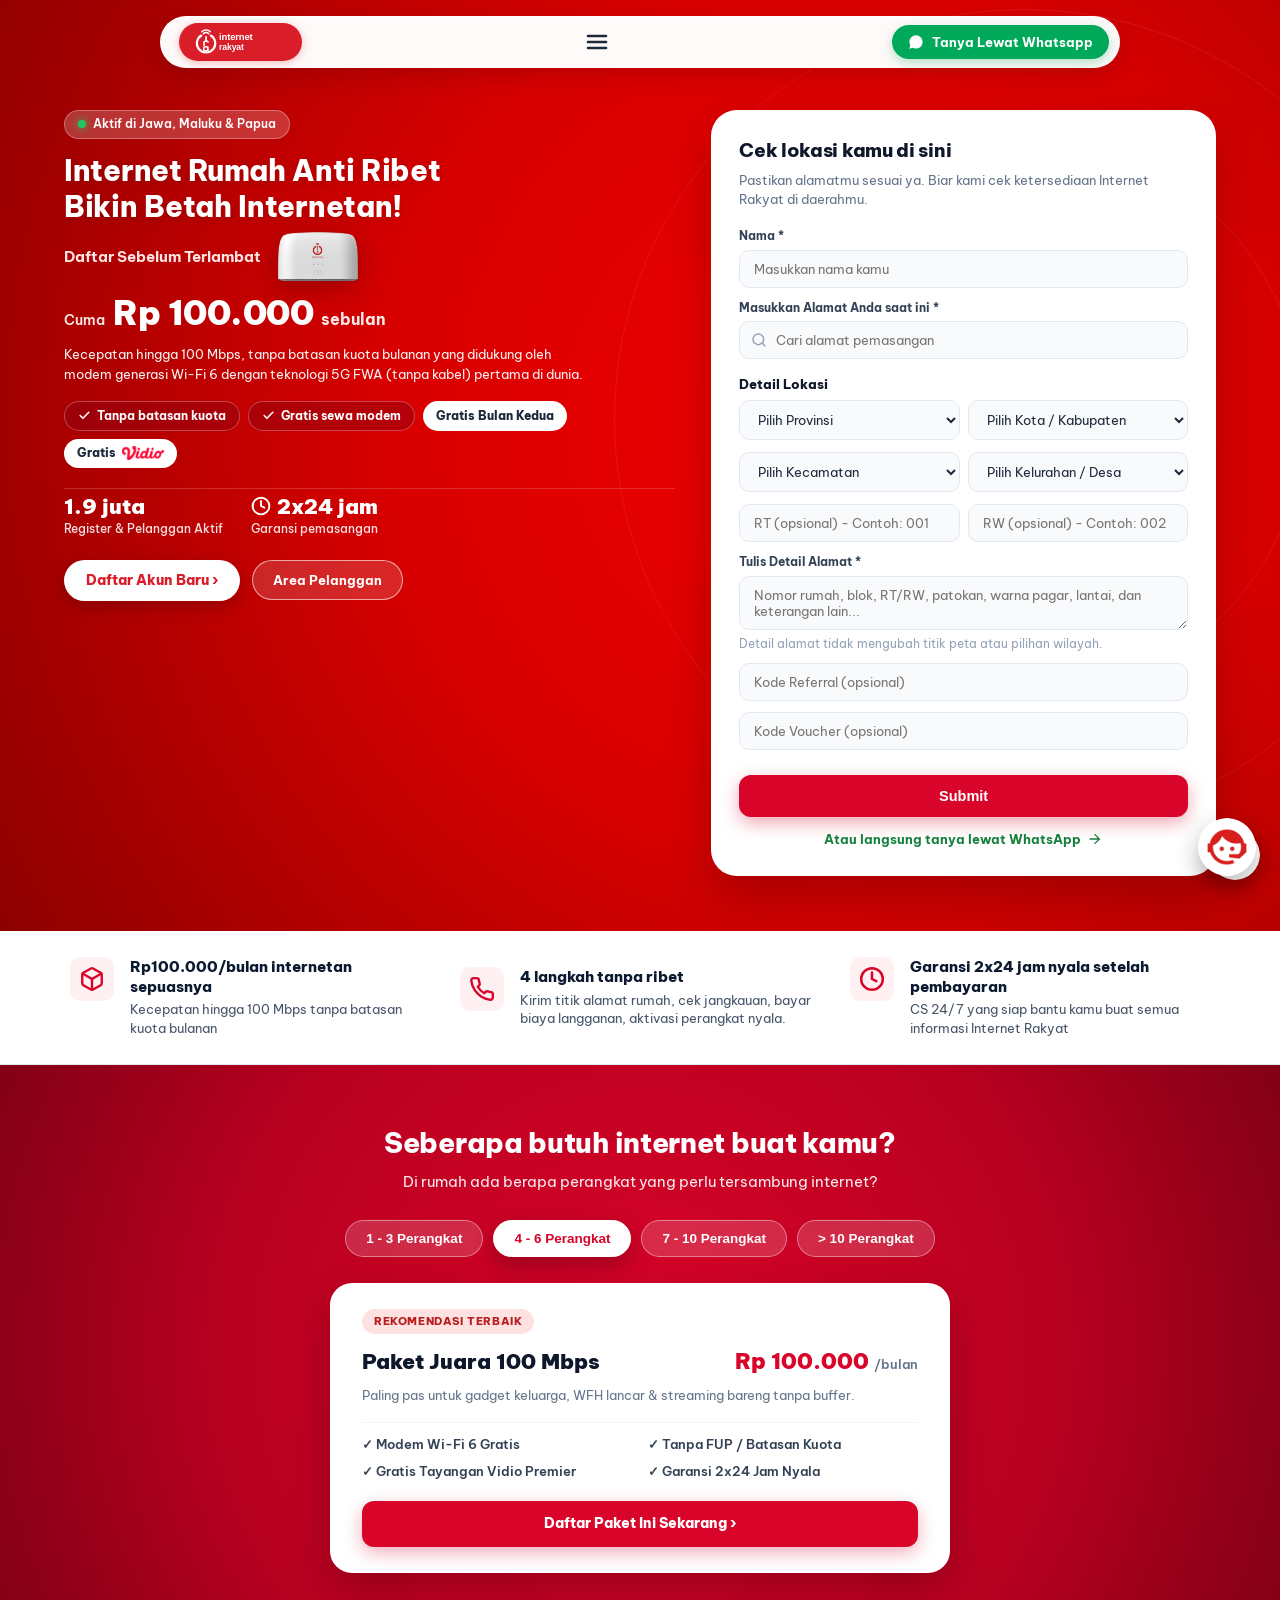
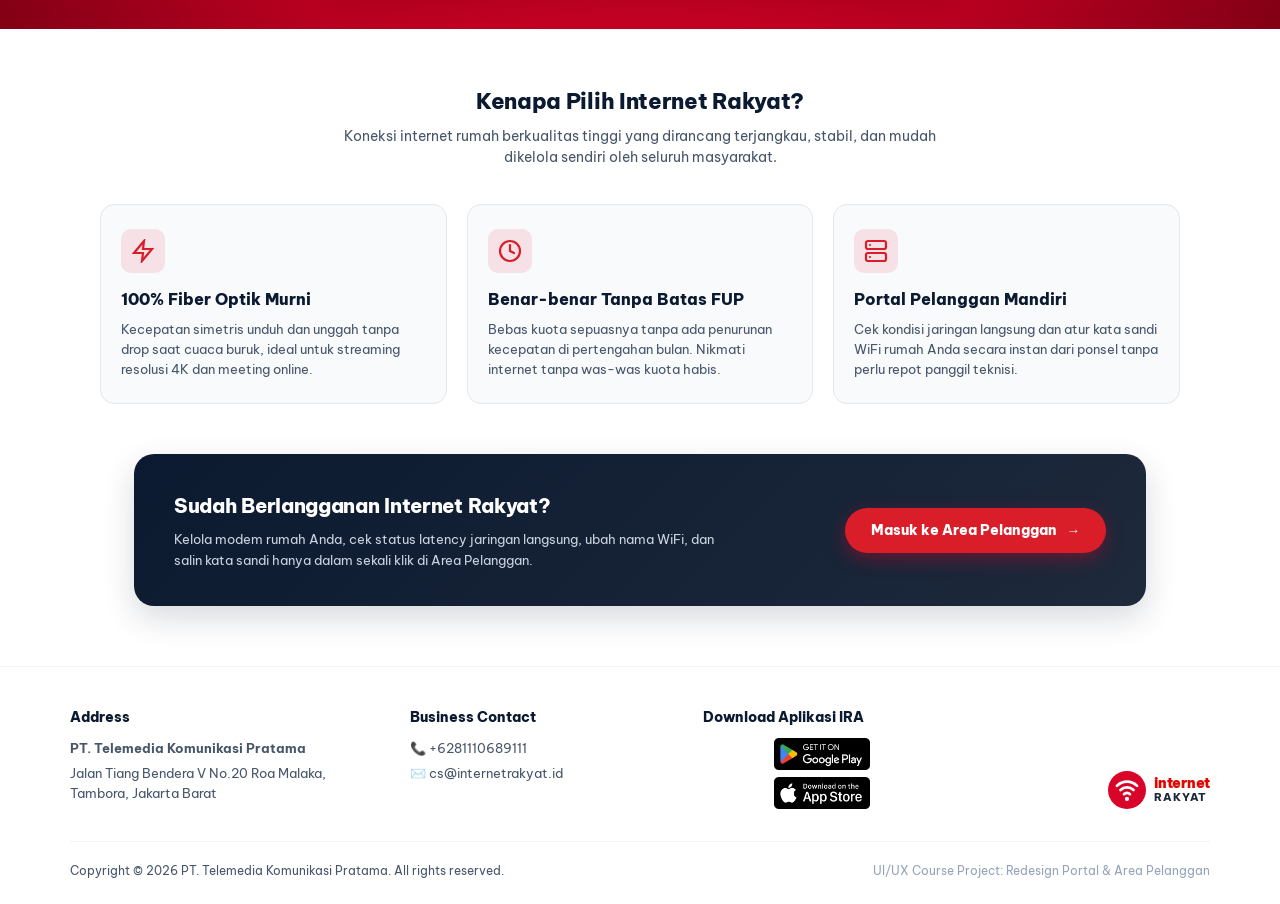
<file: index.html>
<!DOCTYPE html>
<html lang="id">
<head>
  <meta charset="UTF-8">
  <meta name="viewport" content="width=device-width, initial-scale=1">
  <title>Internet Rakyat - Dapatkan Internet Cepat Sepuasnya di Rumah</title>

  <!-- Favicon -->
  <link rel="icon" type="image/svg+xml" href="assets/images/favicon.svg">

  <!-- Google Fonts: Be Vietnam Pro & Figtree (Official Internet Rakyat Typography) -->
  <link rel="preconnect" href="https://fonts.googleapis.com">
  <link rel="preconnect" href="https://fonts.gstatic.com" crossorigin>
  <link href="https://fonts.googleapis.com/css2?family=Be+Vietnam+Pro:wght@400;500;600;700;800;900&family=Figtree:wght@400;500;600;700;800&display=swap" rel="stylesheet">

  <style>
    :root {
      --primary: #D91E2A;
      --primary-dark: #b80020;
      --navy: #0b1a30;
      --slate-50: #f8fafc;
      --slate-100: #f1f5f9;
      --slate-200: #e2e8f0;
      --slate-600: #475569;
      --slate-700: #334155;
      --slate-800: #1e293b;
      --font-main: 'Be Vietnam Pro', -apple-system, BlinkMacSystemFont, 'Segoe UI', Roboto, sans-serif;
    }

    * {
      box-sizing: border-box;
      margin: 0;
      padding: 0;
    }

    html {
      scroll-behavior: smooth;
    }

    body {
      font-family: var(--font-main);
      color: var(--slate-800);
      background-color: #ffffff;
      -webkit-font-smoothing: antialiased;
      overflow-x: hidden;
      font-size: 14px;
      line-height: 1.55;
    }

    /* ================= FLOATING NAVBAR ================= */
    .nav-wrapper {
      position: absolute;
      top: 16px;
      left: 0;
      right: 0;
      z-index: 100;
      display: flex;
      justify-content: center;
      padding: 0 16px;
    }

    .navbar-pill {
      background: rgba(255, 255, 255, 0.98);
      backdrop-filter: blur(12px);
      -webkit-backdrop-filter: blur(12px);
      border-radius: 999px;
      padding: 6px 10px 6px 18px;
      display: flex;
      align-items: center;
      justify-content: space-between;
      gap: 24px;
      width: 100%;
      max-width: 960px;
      box-shadow: 0 8px 24px rgba(0, 0, 0, 0.14);
      border: 1px solid rgba(255, 255, 255, 0.85);
    }

    .brand {
      display: flex;
      align-items: center;
      gap: 8px;
      text-decoration: none;
    }

    .brand-badge {
      display: inline-flex;
      align-items: center;
      gap: 7px;
      background: var(--primary);
      padding: 5px 12px 5px 8px;
      border-radius: 999px;
      color: #ffffff;
    }

    .brand-text {
      display: flex;
      flex-direction: column;
      line-height: 1.1;
    }

    .brand-text .top {
      font-size: 13.5px;
      font-weight: 900;
      letter-spacing: -0.3px;
      color: #ffffff;
    }

    .brand-text .bottom {
      font-size: 11px;
      font-weight: 800;
      letter-spacing: 0.8px;
      color: rgba(255, 255, 255, 0.92);
      text-transform: uppercase;
    }

    .nav-links {
      display: flex;
      align-items: center;
      gap: 22px;
    }

    .nav-links a {
      color: var(--slate-800);
      text-decoration: none;
      font-size: 13.5px;
      font-weight: 600;
      transition: color 0.2s;
    }

    .nav-links a:hover {
      color: var(--primary);
    }

    .nav-right-actions {
      display: flex;
      align-items: center;
      gap: 10px;
    }

    .btn-login-link {
      color: var(--slate-800);
      text-decoration: none;
      font-size: 13.5px;
      font-weight: 700;
      padding: 6px 14px;
      border-radius: 999px;
      transition: all 0.2s;
    }

    .btn-login-link:hover {
      color: var(--primary);
      background: rgba(217, 4, 41, 0.06);
    }

    .btn-wa-pill {
      display: inline-flex;
      align-items: center;
      gap: 8px;
      background: #00a859;
      color: #ffffff;
      padding: 7px 16px;
      border-radius: 999px;
      font-size: 13px;
      font-weight: 700;
      text-decoration: none;
      box-shadow: 0 4px 12px rgba(0, 168, 89, 0.3);
      transition: transform 0.18s, background-color 0.18s;
    }

    .btn-wa-pill:hover {
      background: #008f4c;
      transform: translateY(-1px);
    }

    /* Brand Logo in Red Box */
    .brand-badge-box {
      background: #D91E2A;
      border-radius: 999px;
      padding: 6px 14px;
      display: inline-flex;
      align-items: center;
      justify-content: center;
      text-decoration: none;
      transition: transform 0.18s ease, background-color 0.18s ease;
      box-shadow: 0 2px 8px rgba(217, 30, 42, 0.28);
    }

    .brand-badge-box:hover {
      transform: scale(1.02);
      background: #b81420;
    }

    /* Black Hamburger Icon */
    .btn-hamburger-landing {
      background: none;
      border: none;
      cursor: pointer;
      padding: 6px 12px;
      display: flex;
      align-items: center;
      justify-content: center;
      border-radius: 8px;
      transition: background 0.18s;
      outline: none;
    }

    .btn-hamburger-landing:hover {
      background: rgba(0, 0, 0, 0.05);
    }

    /* Dropdown Menu below navbar-pill */
    .landing-dropdown-menu {
      position: absolute;
      top: calc(100% + 12px);
      left: 50%;
      transform: translateX(-50%);
      width: calc(100% - 32px);
      max-width: 440px;
      background: #ffffff;
      border-radius: 20px;
      box-shadow: 0 18px 45px rgba(0, 0, 0, 0.18), 0 0 0 1px rgba(0, 0, 0, 0.05);
      padding: 10px;
      z-index: 1000;
      display: flex;
      flex-direction: column;
      gap: 4px;
      animation: dropDownSlide 0.22s cubic-bezier(0.16, 1, 0.3, 1);
    }

    @keyframes dropDownSlide {
      from { opacity: 0; transform: translate(-50%, -8px); }
      to { opacity: 1; transform: translate(-50%, 0); }
    }

    .landing-dropdown-item {
      padding: 12px 18px;
      border-radius: 12px;
      font-size: 15px;
      font-weight: 700;
      color: #1e293b;
      text-decoration: none;
      display: flex;
      align-items: center;
      justify-content: space-between;
      transition: all 0.16s ease;
    }

    .landing-dropdown-item:hover {
      background: #f8fafc;
      color: #D91E2A;
      transform: translateX(4px);
    }

    .landing-dropdown-item.btn-landing-masuk {
      margin-top: 4px;
      background: #fef2f2;
      border: 1.5px solid #fee2e2;
      color: #D91E2A;
      font-weight: 800;
    }

    .landing-dropdown-item.btn-landing-masuk:hover {
      background: #D91E2A;
      color: #ffffff;
      border-color: #D91E2A;
      transform: none;
    }

    /* ================= HERO SECTION ================= */
    .hero-section {
      position: relative;
      background: radial-gradient(circle at 65% 45%, #ef0000 0%, #d80000 45%, #8d0000 100%);
      min-height: 590px;
      padding: 110px 5% 55px;
      color: #ffffff;
      overflow: hidden;
    }

    /* Subtle Radar Signal Waves */
    .signal-arcs {
      position: absolute;
      top: 45%;
      right: 20%;
      transform: translate(50%, -50%);
      width: 900px;
      height: 900px;
      pointer-events: none;
      z-index: 1;
    }

    .arc {
      position: absolute;
      top: 50%;
      left: 50%;
      transform: translate(-50%, -50%);
      border-radius: 50%;
      border: 1.5px solid rgba(255, 255, 255, 0.08);
    }

    .arc.a1 { width: 320px; height: 320px; }
    .arc.a2 { width: 560px; height: 560px; }
    .arc.a3 { width: 820px; height: 820px; }

    .hero-container {
      max-width: 1180px;
      margin: 0 auto;
      display: grid;
      grid-template-columns: 1.15fr 0.95fr;
      gap: 36px;
      align-items: center;
      position: relative;
      z-index: 2;
    }

    /* Left Column - Scaled Down & Balanced */
    .region-badge {
      display: inline-flex;
      align-items: center;
      gap: 7px;
      background: rgba(255, 255, 255, 0.2);
      backdrop-filter: blur(8px);
      -webkit-backdrop-filter: blur(8px);
      border: 1px solid rgba(255, 255, 255, 0.3);
      padding: 4px 13px;
      border-radius: 999px;
      font-size: 12px;
      font-weight: 600;
      margin-bottom: 14px;
    }

    .region-badge .dot-live {
      width: 8px;
      height: 8px;
      background: #22c55e;
      border-radius: 50%;
      display: inline-block;
      box-shadow: 0 0 8px #22c55e;
    }

    .hero-title {
      font-size: clamp(23px, 2.7vw, 29px);
      line-height: 1.25;
      font-weight: 800;
      letter-spacing: -0.3px;
      margin-bottom: 6px;
      text-shadow: 0 2px 8px rgba(0, 0, 0, 0.15);
    }

    .hero-subtitle-alert {
      font-size: 15px;
      font-weight: 700;
      color: #ffe4e6;
      margin-bottom: 14px;
    }

    .price-block {
      display: flex;
      align-items: baseline;
      gap: 8px;
      margin-bottom: 12px;
    }

    .price-block .sub-label {
      font-size: 14px;
      font-weight: 600;
      opacity: 0.9;
    }

    .price-block .main-price {
      font-size: 34px;
      font-weight: 900;
      line-height: 1.1;
      letter-spacing: -0.5px;
    }

    .price-block .price-period {
      font-size: 16px;
      font-weight: 700;
      opacity: 0.92;
    }

    .hero-desc {
      font-size: 13px;
      line-height: 1.55;
      opacity: 0.95;
      margin-bottom: 16px;
      max-width: 520px;
    }

    .feature-pills {
      display: flex;
      flex-wrap: wrap;
      gap: 8px;
      margin-bottom: 20px;
    }

    .pill-item {
      display: inline-flex;
      align-items: center;
      gap: 6px;
      background: rgba(140, 0, 20, 0.45);
      border: 1px solid rgba(255, 255, 255, 0.28);
      backdrop-filter: blur(6px);
      padding: 5px 13px;
      border-radius: 999px;
      font-size: 12px;
      font-weight: 700;
    }

    .pill-white {
      background: #ffffff;
      color: #1e293b;
      border: none;
      font-weight: 800;
    }

    .pill-white img {
      height: 14px;
      width: auto;
    }

    /* Stats Row (1.9 juta & 2x24 jam Garansi) */
    .hero-stats-row {
      display: flex;
      align-items: center;
      gap: 28px;
      margin-bottom: 22px;
      padding-top: 6px;
      border-top: 1px solid rgba(255, 255, 255, 0.18);
    }

    .stat-metric {
      display: flex;
      flex-direction: column;
    }

    .stat-metric .num {
      font-size: 21px;
      font-weight: 900;
      line-height: 1.1;
      display: inline-flex;
      align-items: center;
      gap: 6px;
    }

    .stat-metric .lbl {
      font-size: 11.5px;
      opacity: 0.88;
      font-weight: 500;
      margin-top: 2px;
    }

    .hero-actions {
      display: flex;
      flex-wrap: wrap;
      gap: 12px;
      align-items: center;
    }

    .btn-cta-primary {
      background: #ffffff;
      color: var(--primary);
      padding: 10px 22px;
      border-radius: 999px;
      font-size: 13.5px;
      font-weight: 800;
      text-decoration: none;
      box-shadow: 0 6px 18px rgba(0, 0, 0, 0.2);
      transition: all 0.2s;
    }

    .btn-cta-primary:hover {
      transform: translateY(-2px);
      box-shadow: 0 10px 24px rgba(0, 0, 0, 0.3);
      background: #fff8f8;
    }

    .btn-cta-secondary {
      background: rgba(255, 255, 255, 0.15);
      border: 1.5px solid rgba(255, 255, 255, 0.6);
      color: #ffffff;
      padding: 9px 20px;
      border-radius: 999px;
      font-size: 13px;
      font-weight: 700;
      text-decoration: none;
      backdrop-filter: blur(8px);
      transition: all 0.2s;
    }

    .btn-cta-secondary:hover {
      background: rgba(255, 255, 255, 0.25);
      transform: translateY(-2px);
    }

    
    /* ================= AUTHENTIC HERO LOCATION CHECK CARD ================= */
    .hero-container {
      max-width: 1200px;
      margin: 0 auto;
      display: grid;
      grid-template-columns: 1.15fr 0.95fr;
      gap: 36px;
      align-items: flex-start;
      position: relative;
      z-index: 2;
    }

    .hero-sub-row {
      display: flex;
      align-items: center;
      gap: 16px;
      margin-bottom: 12px;
    }

    .modem-badge-hero {
      width: 82px;
      height: auto;
      flex-shrink: 0;
    }

    .modem-badge-hero img {
      width: 100%;
      height: auto;
      display: block;
      filter: drop-shadow(0 6px 12px rgba(0, 0, 0, 0.25));
    }

    .hero-check-card {
      background: #ffffff;
      border-radius: 26px;
      padding: 26px 28px;
      box-shadow: 0 20px 48px rgba(0, 0, 0, 0.22);
      color: #1e293b;
      position: relative;
    }

    .check-card-title {
      font-size: 19px;
      font-weight: 800;
      color: #0f172a;
      margin-bottom: 6px;
      letter-spacing: -0.3px;
    }

    .check-card-subtitle {
      font-size: 13px;
      color: #64748b;
      line-height: 1.45;
      margin-bottom: 18px;
    }

    .ira-form-field {
      margin-bottom: 11px;
      display: flex;
      flex-direction: column;
      gap: 4px;
    }

    .ira-label {
      font-size: 12px;
      font-weight: 700;
      color: #334155;
    }

    .ira-label.ira-section-heading {
      font-size: 13px;
      font-weight: 800;
      color: #0f172a;
      margin-top: 4px;
      margin-bottom: 2px;
    }

    .ira-input, .ira-select, .ira-textarea {
      width: 100%;
      background: #f8fafc;
      border: 1px solid #e2e8f0;
      border-radius: 10px;
      padding: 10px 14px;
      font-size: 13px;
      font-family: inherit;
      color: #1e293b;
      outline: none;
      transition: border-color 0.18s, box-shadow 0.18s;
      box-sizing: border-box;
    }

    .ira-input:focus, .ira-select:focus, .ira-textarea:focus {
      border-color: #d90429;
      background: #ffffff;
      box-shadow: 0 0 0 3px rgba(217, 4, 41, 0.12);
    }

    .ira-input-search-wrapper {
      position: relative;
      display: flex;
      align-items: center;
    }

    .ira-input-search-wrapper .search-ico {
      position: absolute;
      left: 12px;
      pointer-events: none;
    }

    .ira-input-search {
      padding-left: 36px;
    }

    .ira-grid-2 {
      display: grid;
      grid-template-columns: 1fr 1fr;
      gap: 8px;
    }

    .ira-textarea {
      resize: vertical;
      min-height: 54px;
    }

    .ira-hint-muted {
      font-size: 11.5px;
      color: #94a3b8;
      margin-top: 2px;
      line-height: 1.35;
    }

    .btn-hero-submit {
      width: 100%;
      background: #d90429;
      color: #ffffff;
      border: none;
      border-radius: 12px;
      padding: 13px 20px;
      font-size: 14.5px;
      font-weight: 800;
      cursor: pointer;
      margin-top: 14px;
      box-shadow: 0 6px 18px rgba(217, 4, 41, 0.35);
      transition: transform 0.16s, background-color 0.16s, box-shadow 0.16s;
    }

    .btn-hero-submit:hover {
      background: #b80020;
      transform: translateY(-2px);
      box-shadow: 0 10px 24px rgba(217, 4, 41, 0.42);
    }

    .ira-wa-link-wrap {
      text-align: center;
      margin-top: 12px;
    }

    .ira-wa-link {
      display: inline-flex;
      align-items: center;
      gap: 6px;
      font-size: 13px;
      font-weight: 700;
      color: #15803d;
      text-decoration: none;
      transition: color 0.16s, transform 0.16s;
    }

    .ira-wa-link:hover {
      color: #0f612c;
      transform: translateX(2px);
    }

    /* ================= SECTION PERANGKAT (SEBERAPA BUTUH INTERNET) ================= */
    .section-device-calc {
      background: radial-gradient(circle at 50% 50%, #d90429 0%, #b80020 60%, #820015 100%);
      color: #ffffff;
      padding: 56px 5%;
      text-align: center;
      position: relative;
    }

    .device-calc-container {
      max-width: 820px;
      margin: 0 auto;
    }

    .calc-title {
      font-size: clamp(22px, 2.5vw, 28px);
      font-weight: 800;
      letter-spacing: -0.3px;
      margin-bottom: 6px;
    }

    .calc-subtitle {
      font-size: 15px;
      opacity: 0.92;
      margin-bottom: 26px;
    }

    .device-chips-row {
      display: flex;
      flex-wrap: wrap;
      justify-content: center;
      gap: 10px;
      margin-bottom: 26px;
    }

    .chip-btn {
      background: rgba(255, 255, 255, 0.16);
      border: 1.5px solid rgba(255, 255, 255, 0.4);
      color: #ffffff;
      padding: 10px 20px;
      border-radius: 999px;
      font-size: 13.5px;
      font-weight: 700;
      cursor: pointer;
      transition: all 0.18s;
      backdrop-filter: blur(8px);
    }

    .chip-btn:hover {
      background: rgba(255, 255, 255, 0.28);
      border-color: #ffffff;
      transform: translateY(-2px);
    }

    .chip-btn.active {
      background: #ffffff;
      color: #d90429;
      border-color: #ffffff;
      box-shadow: 0 8px 22px rgba(0, 0, 0, 0.25);
      font-weight: 800;
    }

    .plan-recommend-card {
      background: #ffffff;
      color: #1e293b;
      border-radius: 22px;
      padding: 26px 32px;
      max-width: 620px;
      margin: 0 auto;
      box-shadow: 0 16px 40px rgba(0, 0, 0, 0.22);
      text-align: left;
      position: relative;
    }

    .rec-badge {
      display: inline-block;
      background: #fee2e2;
      color: #b91c1c;
      padding: 4px 12px;
      border-radius: 999px;
      font-size: 11px;
      font-weight: 800;
      letter-spacing: 0.6px;
      margin-bottom: 10px;
    }

    .rec-header {
      display: flex;
      justify-content: space-between;
      align-items: baseline;
      margin-bottom: 8px;
    }

    .rec-plan-name {
      font-size: 21px;
      font-weight: 900;
      color: #0f172a;
    }

    .rec-plan-price {
      font-size: 22px;
      font-weight: 900;
      color: #d90429;
    }

    .rec-plan-price span {
      font-size: 13px;
      font-weight: 600;
      color: #64748b;
    }

    .rec-plan-desc {
      font-size: 13px;
      color: #64748b;
      line-height: 1.5;
      margin-bottom: 16px;
    }

    .rec-features {
      display: grid;
      grid-template-columns: 1fr 1fr;
      gap: 8px 16px;
      margin-bottom: 20px;
      padding-top: 12px;
      border-top: 1px solid #f1f5f9;
      font-size: 12.5px;
      font-weight: 600;
      color: #334155;
    }

    .btn-rec-cta {
      display: block;
      text-align: center;
      background: #d90429;
      color: #ffffff;
      padding: 12px 24px;
      border-radius: 12px;
      font-size: 14px;
      font-weight: 800;
      text-decoration: none;
      box-shadow: 0 6px 18px rgba(217, 4, 41, 0.32);
      transition: all 0.18s;
    }

    .btn-rec-cta:hover {
      background: #b80020;
      transform: translateY(-2px);
    }

    /* ================= FLOATING CS MASCOT BUTTON ================= */
    .floating-mascot-cs {
      position: fixed;
      right: 24px;
      bottom: 24px;
      width: 58px;
      height: 58px;
      z-index: 999;
      border-radius: 50%;
      box-shadow: 0 10px 24px rgba(0, 0, 0, 0.28);
      transition: transform 0.2s cubic-bezier(0.175, 0.885, 0.32, 1.275);
      cursor: pointer;
      display: flex;
      align-items: center;
      justify-content: center;
    }

    .floating-mascot-cs:hover {
      transform: scale(1.12);
    }

    .floating-mascot-cs img {
      width: 100%;
      height: 100%;
      border-radius: 50%;
      display: block;
    }

    @media (max-width: 900px) {
      .hero-container {
        grid-template-columns: 1fr;
        gap: 32px;
      }
      .rec-features {
        grid-template-columns: 1fr;
      }
    }
/* ================= 3-COLUMN WHITE FEATURE STRIP (AUTHENTIC LIVE WEB) ================= */
    .section-feature-strip {
      background: #ffffff;
      border-bottom: 1px solid var(--slate-200);
      padding: 26px 5%;
      box-shadow: 0 4px 16px rgba(0, 0, 0, 0.03);
    }

    .feature-strip-container {
      max-width: 1140px;
      margin: 0 auto;
      display: grid;
      grid-template-columns: repeat(3, 1fr);
      gap: 30px;
      align-items: center;
    }

    .feature-strip-item {
      display: flex;
      align-items: flex-start;
      gap: 16px;
    }

    .strip-icon {
      flex-shrink: 0;
      width: 44px;
      height: 44px;
      border-radius: 10px;
      background: #fff1f2;
      display: flex;
      align-items: center;
      justify-content: center;
      color: var(--primary);
    }

    .strip-text h4 {
      font-size: 14.5px;
      font-weight: 800;
      color: var(--navy);
      line-height: 1.35;
      margin-bottom: 4px;
    }

    .strip-text p {
      font-size: 12.5px;
      color: var(--slate-600);
      line-height: 1.5;
    }

    /* ================= BENEFIT SECTION ================= */
    .section-benefits {
      padding: 55px 5% 50px;
      background: #ffffff;
      text-align: center;
    }

    .section-head {
      max-width: 620px;
      margin: 0 auto 36px;
    }

    .section-head h2 {
      font-size: 22px;
      font-weight: 800;
      color: var(--navy);
      letter-spacing: -0.3px;
      margin-bottom: 8px;
    }

    .section-head p {
      color: var(--slate-600);
      font-size: 13.5px;
      line-height: 1.55;
    }

    .benefit-grid {
      display: grid;
      grid-template-columns: repeat(auto-fit, minmax(260px, 1fr));
      gap: 20px;
      max-width: 1080px;
      margin: 0 auto;
    }

    .benefit-card {
      background: var(--slate-50);
      border: 1px solid var(--slate-200);
      border-radius: 14px;
      padding: 24px 20px;
      text-align: left;
      transition: transform 0.2s, box-shadow 0.2s;
    }

    .benefit-card:hover {
      transform: translateY(-3px);
      box-shadow: 0 8px 20px rgba(0, 0, 0, 0.05);
    }

    .benefit-icon {
      width: 44px;
      height: 44px;
      border-radius: 10px;
      background: rgba(217, 4, 41, 0.1);
      display: flex;
      align-items: center;
      justify-content: center;
      margin-bottom: 14px;
      color: var(--primary);
    }

    .benefit-card h3 {
      font-size: 15.5px;
      font-weight: 800;
      color: var(--navy);
      margin-bottom: 8px;
    }

    .benefit-card p {
      font-size: 13px;
      color: var(--slate-600);
      line-height: 1.55;
    }

    /* ================= PORTAL HIGHLIGHT BANNER ================= */
    .section-portal {
      padding: 0 5% 60px;
      max-width: 1140px;
      margin: 0 auto;
    }

    .portal-banner {
      background: linear-gradient(135deg, #0b1a30 0%, #1e293b 100%);
      border-radius: 20px;
      padding: 36px 40px;
      color: #ffffff;
      display: flex;
      align-items: center;
      justify-content: space-between;
      gap: 28px;
      box-shadow: 0 12px 32px rgba(11, 26, 48, 0.16);
    }

    .portal-info h2 {
      font-size: 20px;
      font-weight: 800;
      margin-bottom: 8px;
      letter-spacing: -0.3px;
    }

    .portal-info p {
      font-size: 13px;
      color: #cbd5e1;
      line-height: 1.55;
      max-width: 560px;
    }

    .portal-action {
      flex-shrink: 0;
    }

    .btn-portal-entry {
      display: inline-flex;
      align-items: center;
      gap: 10px;
      background: var(--primary);
      color: #ffffff;
      padding: 12px 26px;
      border-radius: 999px;
      font-size: 13.5px;
      font-weight: 800;
      text-decoration: none;
      box-shadow: 0 6px 18px rgba(217, 4, 41, 0.38);
      transition: all 0.2s;
    }

    .btn-portal-entry:hover {
      background: var(--primary-dark);
      transform: translateY(-2px);
      box-shadow: 0 10px 24px rgba(217, 4, 41, 0.48);
    }

    /* ================= FOOTER ================= */
    footer {
      background: #ffffff;
      border-top: 1px solid var(--slate-100);
      padding: 40px 5% 24px;
      font-size: 13px;
    }

    .footer-grid {
      display: grid;
      grid-template-columns: 1.3fr 1.1fr 1fr 1fr;
      gap: 30px;
      max-width: 1140px;
      margin: 0 auto;
    }

    .footer-col h4 {
      font-size: 13.5px;
      font-weight: 800;
      color: var(--navy);
      margin-bottom: 10px;
    }

    .footer-col p {
      color: var(--slate-600);
      line-height: 1.55;
      margin-bottom: 5px;
    }

    .store-badges {
      display: flex;
      flex-direction: column;
      gap: 7px;
    }

    .store-badges img {
      height: 32px;
      width: auto;
      object-fit: contain;
    }

    .footer-bottom {
      max-width: 1140px;
      margin: 32px auto 0;
      padding-top: 20px;
      border-top: 1px solid var(--slate-100);
      display: flex;
      flex-wrap: wrap;
      justify-content: space-between;
      align-items: center;
      gap: 12px;
      color: var(--slate-600);
      font-size: 12px;
    }

    /* ================= FLOATING CS BUTTON ================= */
    .floating-cs {
      position: fixed;
      bottom: 20px;
      right: 20px;
      z-index: 999;
      display: flex;
      align-items: center;
      justify-content: center;
      cursor: pointer;
      transition: transform 0.2s;
    }

    .floating-cs:hover {
      transform: scale(1.08);
    }

    .floating-cs img {
      width: 50px;
      height: 50px;
      border-radius: 50%;
      box-shadow: 0 6px 20px rgba(0, 0, 0, 0.22);
    }

    /* Responsive */
    @media (max-width: 960px) {
      .hero-container {
        grid-template-columns: 1fr;
        text-align: center;
      }
      .price-block, .feature-pills, .hero-stats-row, .hero-actions {
        justify-content: center;
      }
      .feature-strip-container {
        grid-template-columns: 1fr;
        gap: 20px;
      }
      .portal-banner {
        flex-direction: column;
        text-align: center;
      }
      .footer-grid {
        grid-template-columns: 1fr 1fr;
      }
      .modem-wrapper {
        width: 190px;
      }
    }

    @media (max-width: 640px) {
      .navbar-pill {
        padding: 5px 8px 5px 12px;
      }
      .nav-links {
        display: none;
      }
      .hero-title {
        font-size: 22px;
      }
      .price-block .main-price {
        font-size: 28px;
      }
      .footer-grid {
        grid-template-columns: 1fr;
      }
    }
  </style>
</head>
<body>

  <!-- ================= FLOATING NAVBAR ================= -->
  <header class="nav-wrapper">
    <div class="navbar-pill">
      <!-- 1. BrandLogo dalam kotak merah di kiri -->
      <a href="index.html" class="brand-badge-box" aria-label="Internet Rakyat Beranda">
        <img src="assets/images/logo_ira_white.svg" alt="Internet Rakyat" height="26" style="display:block;">
      </a>

      <!-- 2. Ikon garis tiga hitam di tengah (berubah jadi X saat terbuka) -->
      <button type="button" class="btn-hamburger-landing" id="landingMenuBtn" onclick="toggleLandingMenu()" aria-label="Menu Navigasi" aria-expanded="false">
        <svg id="landingBurgerIcon" viewBox="0 0 24 24" width="24" height="24" fill="none" stroke="#1e293b" stroke-width="2.6" stroke-linecap="round">
          <line x1="3" y1="6" x2="21" y2="6"/>
          <line x1="3" y1="12" x2="21" y2="12"/>
          <line x1="3" y1="18" x2="21" y2="18"/>
        </svg>
        <svg id="landingCloseIcon" viewBox="0 0 24 24" width="24" height="24" fill="none" stroke="#1e293b" stroke-width="2.6" stroke-linecap="round" style="display:none;">
          <line x1="18" y1="6" x2="6" y2="18"/>
          <line x1="6" y1="6" x2="18" y2="18"/>
        </svg>
      </button>

      <!-- 3. Tombol kapsul hijau "Tanya Lewat Whatsapp" di kanan -->
      <a href="https://api.whatsapp.com/send?phone=6281119288888&text=Halo%20Internet%20Rakyat,%20saya%20ingin%20tanya%20informasi%20layanan" target="_blank" rel="noopener noreferrer" class="btn-wa-pill" title="Tanya Customer Service">
        <svg viewBox="0 0 24 24" width="16" height="16" fill="currentColor">
          <path d="M12.04 2c-5.46 0-9.91 4.45-9.91 9.91 0 1.75.46 3.45 1.32 4.95L2.05 22l5.25-1.38c1.45.79 3.08 1.21 4.74 1.21 5.46 0 9.91-4.45 9.91-9.91 0-2.65-1.03-5.14-2.9-7.01A9.82 9.82 0 0 0 12.04 2z"/>
        </svg>
        <span>Tanya Lewat Whatsapp</span>
      </a>
    </div>

    <!-- Panel Dropdown Putih Berisi Menu Vertikal: Paket, Alur Pendaftaran, Janji Pasti, Bantuan, Masuk -->
    <div id="landingDropdownMenu" class="landing-dropdown-menu" style="display:none;">
      <a href="#paket" class="landing-dropdown-item" onclick="closeLandingMenu()">Paket</a>
      <a href="register.html" class="landing-dropdown-item" onclick="closeLandingMenu()">Alur Pendaftaran</a>
      <a href="#keunggulan" class="landing-dropdown-item" onclick="closeLandingMenu()">Janji Pasti</a>
      <a href="#bantuan" class="landing-dropdown-item" onclick="closeLandingMenu()">Bantuan</a>
      <a href="login.html" class="landing-dropdown-item btn-landing-masuk" onclick="closeLandingMenu()">
        <span>Masuk</span>
        <svg viewBox="0 0 24 24" width="16" height="16" fill="none" stroke="currentColor" stroke-width="2.5" stroke-linecap="round" stroke-linejoin="round">
          <path d="M15 3h4a2 2 0 0 1 2 2v14a2 2 0 0 1-2 2h-4"/>
          <polyline points="10 17 15 12 10 7"/>
          <line x1="15" y1="12" x2="3" y2="12"/>
        </svg>
      </a>
    </div>
  </header>

  <!-- ================= HERO SECTION ================= -->
  <section class="hero-section" id="paket">
    <!-- Subtle Radar Signal Arcs -->
    <div class="signal-arcs" aria-hidden="true">
      <div class="arc a1"></div>
      <div class="arc a2"></div>
      <div class="arc a3"></div>
    </div>

        <div class="hero-container">

      <!-- Kolom Kiri: Teks Resmi & Info Paket -->
      <div class="hero-content">
        <div class="region-badge">
          <span class="dot-live"></span>
          <span>Aktif di Jawa, Maluku &amp; Papua</span>
        </div>

        <h1 class="hero-title">
          Internet Rumah Anti Ribet<br>Bikin Betah Internetan!
        </h1>

        <div class="hero-sub-row">
          <div class="hero-subtitle-alert" style="margin-bottom:0">
            Daftar Sebelum Terlambat
          </div>
          <div class="modem-badge-hero" title="Modem Wi-Fi 6 5G FWA">
            <img src="assets/images/modem_ira.png" alt="Modem Internet Rakyat">
          </div>
        </div>

        <div class="price-block">
          <span class="sub-label">Cuma</span>
          <span class="main-price">Rp 100.000</span>
          <span class="price-period">sebulan</span>
        </div>

        <p class="hero-desc">
          Kecepatan hingga 100 Mbps, tanpa batasan kuota bulanan yang didukung oleh modem generasi Wi-Fi 6 dengan teknologi 5G FWA (tanpa kabel) pertama di dunia.
        </p>

        <!-- Feature Pills Resmi -->
        <div class="feature-pills">
          <div class="pill-item">
            <svg viewBox="0 0 24 24" width="13" height="13" fill="none" stroke="currentColor" stroke-width="3" stroke-linecap="round"><polyline points="20 6 9 17 4 12"/></svg>
            <span>Tanpa batasan kuota</span>
          </div>
          <div class="pill-item">
            <svg viewBox="0 0 24 24" width="13" height="13" fill="none" stroke="currentColor" stroke-width="3" stroke-linecap="round"><polyline points="20 6 9 17 4 12"/></svg>
            <span>Gratis sewa modem</span>
          </div>
          <div class="pill-item pill-white">
            <span>Gratis Bulan Kedua</span>
          </div>
          <div class="pill-item pill-white">
            <span>Gratis</span>
            <img src="assets/images/icon_vidio.svg" alt="Vidio" title="Vidio Premier">
          </div>
        </div>

        <!-- Metric Stats Row dengan Clock Icon untuk Garansi -->
        <div class="hero-stats-row">
          <div class="stat-metric">
            <div class="num">1.9 juta</div>
            <div class="lbl">Register &amp; Pelanggan Aktif</div>
          </div>
          <div class="stat-metric">
            <div class="num">
              <!-- Analog Clock Icon -->
              <svg viewBox="0 0 24 24" width="20" height="20" fill="none" stroke="#ffffff" stroke-width="2.3" stroke-linecap="round" stroke-linejoin="round">
                <circle cx="12" cy="12" r="10"/>
                <polyline points="12 6 12 12 16 14"/>
              </svg>
              <span>2x24 jam</span>
            </div>
            <div class="lbl">Garansi pemasangan</div>
          </div>
        </div>

        <div class="hero-actions">
          <a href="register.html" class="btn-cta-primary" title="Registrasi Pemasangan Baru">
            Daftar Akun Baru &rsaquo;
          </a>
          <a href="login.html" class="btn-cta-secondary" title="Login ke Akun Area Pelanggan">
            Area Pelanggan
          </a>
        </div>
      </div>

      <!-- Kolom Kanan: Card Cek Lokasi Persis Web Asli (internetrakyat.id) -->
      <div class="hero-check-card" id="formCekLokasi">
        <h3 class="check-card-title">Cek lokasi kamu di sini</h3>
        <p class="check-card-subtitle">
          Pastikan alamatmu sesuai ya. Biar kami cek ketersediaan Internet Rakyat di daerahmu.
        </p>

        <form id="heroLocationForm" onsubmit="handleHeroLocationSubmit(event)">
          <div class="ira-form-field">
            <label class="ira-label">Nama *</label>
            <input type="text" id="heroNama" class="ira-input" placeholder="Masukkan nama kamu" required>
          </div>

          <div class="ira-form-field">
            <label class="ira-label">Masukkan Alamat Anda saat ini *</label>
            <div class="ira-input-search-wrapper">
              <svg class="search-ico" viewBox="0 0 24 24" width="16" height="16" fill="none" stroke="#94a3b8" stroke-width="2.2" stroke-linecap="round" stroke-linejoin="round">
                <circle cx="11" cy="11" r="8"/>
                <line x1="21" y1="21" x2="16.65" y2="16.65"/>
              </svg>
              <input type="text" id="heroAlamatSearch" class="ira-input ira-input-search" placeholder="Cari alamat pemasangan" required>
            </div>
          </div>

          <div class="ira-form-field">
            <label class="ira-label ira-section-heading">Detail Lokasi</label>
            <div class="ira-grid-2">
              <select id="heroProvinsi" class="ira-select" required>
                <option value="" disabled selected>Pilih Provinsi</option>
                <option value="DKI Jakarta">DKI Jakarta</option>
                <option value="Jawa Barat">Jawa Barat</option>
                <option value="Jawa Tengah">Jawa Tengah</option>
                <option value="Jawa Timur">Jawa Timur</option>
                <option value="Banten">Banten</option>
                <option value="DI Yogyakarta">DI Yogyakarta</option>
                <option value="Maluku">Maluku</option>
                <option value="Papua">Papua</option>
              </select>
              <select id="heroKota" class="ira-select" required>
                <option value="" disabled selected>Pilih Kota / Kabupaten</option>
                <option value="Jakarta Pusat">Jakarta Pusat</option>
                <option value="Jakarta Barat">Jakarta Barat</option>
                <option value="Jakarta Selatan">Jakarta Selatan</option>
                <option value="Jakarta Timur">Jakarta Timur</option>
                <option value="Jakarta Utara">Jakarta Utara</option>
                <option value="Bandung">Bandung</option>
                <option value="Surabaya">Surabaya</option>
                <option value="Semarang">Semarang</option>
                <option value="Tangerang">Tangerang</option>
                <option value="Bekasi">Bekasi</option>
              </select>
            </div>

            <div class="ira-grid-2" style="margin-top: 8px;">
              <select id="heroKecamatan" class="ira-select" required>
                <option value="" disabled selected>Pilih Kecamatan</option>
                <option value="Gambir">Gambir</option>
                <option value="Tambora">Tambora</option>
                <option value="Menteng">Menteng</option>
                <option value="Coblong">Coblong</option>
                <option value="Wonokromo">Wonokromo</option>
              </select>
              <select id="heroKelurahan" class="ira-select" required>
                <option value="" disabled selected>Pilih Kelurahan / Desa</option>
                <option value="Kebon Sirih">Kebon Sirih</option>
                <option value="Pekojan">Pekojan</option>
                <option value="Dago">Dago</option>
                <option value="Darmo">Darmo</option>
              </select>
            </div>

            <div class="ira-grid-2" style="margin-top: 8px;">
              <input type="text" id="heroRT" class="ira-input" placeholder="RT (opsional) - Contoh: 001">
              <input type="text" id="heroRW" class="ira-input" placeholder="RW (opsional) - Contoh: 002">
            </div>
          </div>

          <div class="ira-form-field">
            <label class="ira-label">Tulis Detail Alamat *</label>
            <textarea id="heroDetailAlamat" class="ira-textarea" rows="2" placeholder="Nomor rumah, blok, RT/RW, patokan, warna pagar, lantai, dan keterangan lain..." required></textarea>
            <span class="ira-hint-muted">Detail alamat tidak mengubah titik peta atau pilihan wilayah.</span>
          </div>

          <div class="ira-form-field">
            <input type="text" id="heroReferral" class="ira-input" placeholder="Kode Referral (opsional)">
          </div>

          <div class="ira-form-field">
            <input type="text" id="heroVoucher" class="ira-input" placeholder="Kode Voucher (opsional)">
          </div>

          <button type="submit" id="btnHeroSubmit" class="btn-hero-submit">Submit</button>

          <div class="ira-wa-link-wrap">
            <a href="https://api.whatsapp.com/send?phone=6281119288888&text=Halo%20Internet%20Rakyat,%20saya%20ingin%20cek%20jangkauan" target="_blank" rel="noopener noreferrer" class="ira-wa-link">
              <span>Atau langsung tanya lewat WhatsApp</span>
              <svg viewBox="0 0 24 24" width="16" height="16" fill="currentColor">
                <path d="M12 4l-1.41 1.41L16.17 11H4v2h12.17l-5.58 5.59L12 20l8-8z"/>
              </svg>
            </a>
          </div>
        </form>
      </div>

    </div>
  </section>

  <!-- ================= 3-COLUMN FEATURE STRIP (AUTHENTIC LIVE WEB + CLOCK ICON GARANSI) ================= -->
  <section class="section-feature-strip">
    <div class="feature-strip-container">

      <!-- Kolom 1: Paket Box Icon -->
      <div class="feature-strip-item">
        <div class="strip-icon" title="Paket Murah Sepuasnya">
          <svg viewBox="0 0 24 24" width="26" height="26" fill="none" stroke="#d90429" stroke-width="2.2" stroke-linecap="round" stroke-linejoin="round">
            <path d="M21 16V8a2 2 0 0 0-1-1.73l-7-4a2 2 0 0 0-2 0l-7 4A2 2 0 0 0 3 8v8a2 2 0 0 0 1 1.73l7 4a2 2 0 0 0 2 0l7-4A2 2 0 0 0 21 16z"/>
            <polyline points="3.27 6.96 12 12.01 20.73 6.96"/>
            <line x1="12" y1="22.08" x2="12" y2="12"/>
          </svg>
        </div>
        <div class="strip-text">
          <h4>Rp100.000/bulan internetan sepuasnya</h4>
          <p>Kecepatan hingga 100 Mbps tanpa batasan kuota bulanan</p>
        </div>
      </div>

      <!-- Kolom 2: WhatsApp Chat Icon -->
      <div class="feature-strip-item">
        <div class="strip-icon" title="Alur Cepat">
          <svg viewBox="0 0 24 24" width="26" height="26" fill="none" stroke="#d90429" stroke-width="2.2" stroke-linecap="round" stroke-linejoin="round">
            <path d="M22 16.92v3a2 2 0 0 1-2.18 2 19.79 19.79 0 0 1-8.63-3.07 19.5 19.5 0 0 1-6-6 19.79 19.79 0 0 1-3.07-8.67A2 2 0 0 1 4.11 2h3a2 2 0 0 1 2 1.72 12.84 12.84 0 0 0 .7 2.81 2 2 0 0 1-.45 2.11L8.09 9.91a16 16 0 0 0 6 6l1.27-1.27a2 2 0 0 1 2.11-.45 12.84 12.84 0 0 0 2.81.7A2 2 0 0 1 22 16.92z"/>
          </svg>
        </div>
        <div class="strip-text">
          <h4>4 langkah tanpa ribet</h4>
          <p>Kirim titik alamat rumah, cek jangkauan, bayar biaya langganan, aktivasi perangkat nyala.</p>
        </div>
      </div>

      <!-- Kolom 3: CLOCK ICON GARANSI (Icon jam analog sesuai permintaan dosen & user) -->
      <div class="feature-strip-item">
        <div class="strip-icon" title="Garansi 2x24 Jam Nyala">
          <svg viewBox="0 0 24 24" width="26" height="26" fill="none" stroke="#d90429" stroke-width="2.3" stroke-linecap="round" stroke-linejoin="round">
            <circle cx="12" cy="12" r="10"/>
            <polyline points="12 6 12 12 16 14"/>
          </svg>
        </div>
        <div class="strip-text">
          <h4>Garansi 2x24 jam nyala setelah pembayaran</h4>
          <p>CS 24/7 yang siap bantu kamu buat semua informasi Internet Rakyat</p>
        </div>
      </div>

    </div>
  </section>
  <!-- ================= SECTION HITUNG PERANGKAT (AUTHENTIC LIVE WEB - SEBERAPA BUTUH INTERNET) ================= -->
  <section class="section-device-calc">
    <div class="device-calc-container">
      <h2 class="calc-title">Seberapa butuh internet buat kamu?</h2>
      <p class="calc-subtitle">Di rumah ada berapa perangkat yang perlu tersambung internet?</p>

      <div class="device-chips-row">
        <button type="button" class="chip-btn" onclick="selectDevicePlan(this, '1-3', 'Paket Starter 50 Mbps', 'Rp 100.000', 'Cocok untuk 1-2 smartphone & smart TV nonton santai.')">1 - 3 Perangkat</button>
        <button type="button" class="chip-btn active" onclick="selectDevicePlan(this, '4-6', 'Paket Juara 100 Mbps', 'Rp 100.000', 'Paling pas untuk gadget keluarga, WFH lancar & streaming bareng.')">4 - 6 Perangkat</button>
        <button type="button" class="chip-btn" onclick="selectDevicePlan(this, '7-10', 'Paket Pro 100 Mbps', 'Rp 100.000', 'Koneksi ultra stabil untuk gaming, zoom meeting & multi device aktif.')">7 - 10 Perangkat</button>
        <button type="button" class="chip-btn" onclick="selectDevicePlan(this, '>10', 'Paket Ultra 100 Mbps Plus', 'Rp 100.000', 'Ideal untuk ruko, kos-kosan, atau rumah bertingkat dengan banyak gadget.')">&gt; 10 Perangkat</button>
      </div>

      <div class="plan-recommend-card" id="planRecommendCard">
        <div class="rec-badge">REKOMENDASI TERBAIK</div>
        <div class="rec-header">
          <div class="rec-plan-name" id="recPlanName">Paket Juara 100 Mbps</div>
          <div class="rec-plan-price" id="recPlanPrice">Rp 100.000 <span>/bulan</span></div>
        </div>
        <p class="rec-plan-desc" id="recPlanDesc">Paling pas untuk gadget keluarga, WFH lancar &amp; streaming bareng tanpa buffer.</p>
        <div class="rec-features">
          <span>✓ Modem Wi-Fi 6 Gratis</span>
          <span>✓ Tanpa FUP / Batasan Kuota</span>
          <span>✓ Gratis Tayangan Vidio Premier</span>
          <span>✓ Garansi 2x24 Jam Nyala</span>
        </div>
        <a href="#formCekLokasi" class="btn-rec-cta" onclick="document.getElementById('heroNama').focus()">Daftar Paket Ini Sekarang &rsaquo;</a>
      </div>
    </div>
  </section>


  <!-- ================= KEUNGGULAN SECTION ================= -->
  <section class="section-benefits" id="keunggulan">
    <div class="section-head">
      <h2>Kenapa Pilih Internet Rakyat?</h2>
      <p>Koneksi internet rumah berkualitas tinggi yang dirancang terjangkau, stabil, dan mudah dikelola sendiri oleh seluruh masyarakat.</p>
    </div>

    <div class="benefit-grid">
      <div class="benefit-card">
        <div class="benefit-icon">
          <svg viewBox="0 0 24 24" width="24" height="24" fill="none" stroke="currentColor" stroke-width="2.2" stroke-linecap="round">
            <path d="M13 2L3 14h9l-1 8 10-12h-9l1-8z"/>
          </svg>
        </div>
        <h3>100% Fiber Optik Murni</h3>
        <p>Kecepatan simetris unduh dan unggah tanpa drop saat cuaca buruk, ideal untuk streaming resolusi 4K dan meeting online.</p>
      </div>

      <div class="benefit-card">
        <div class="benefit-icon">
          <!-- Clock Icon for No FUP / 24-7 -->
          <svg viewBox="0 0 24 24" width="24" height="24" fill="none" stroke="currentColor" stroke-width="2.2" stroke-linecap="round">
            <circle cx="12" cy="12" r="10"/>
            <polyline points="12 6 12 12 16 14"/>
          </svg>
        </div>
        <h3>Benar-benar Tanpa Batas FUP</h3>
        <p>Bebas kuota sepuasnya tanpa ada penurunan kecepatan di pertengahan bulan. Nikmati internet tanpa was-was kuota habis.</p>
      </div>

      <div class="benefit-card">
        <div class="benefit-icon">
          <svg viewBox="0 0 24 24" width="24" height="24" fill="none" stroke="currentColor" stroke-width="2.2" stroke-linecap="round">
            <rect x="2" y="2" width="20" height="8" rx="2" ry="2"/>
            <rect x="2" y="14" width="20" height="8" rx="2" ry="2"/>
            <line x1="6" y1="6" x2="6.01" y2="6"/>
            <line x1="6" y1="18" x2="6.01" y2="18"/>
          </svg>
        </div>
        <h3>Portal Pelanggan Mandiri</h3>
        <p>Cek kondisi jaringan langsung dan atur kata sandi WiFi rumah Anda secara instan dari ponsel tanpa perlu repot panggil teknisi.</p>
      </div>
    </div>
  </section>

  <!-- ================= BANNER PORTAL PELANGGAN ================= -->
  <section class="section-portal" id="bantuan">
    <div class="portal-banner">
      <div class="portal-info">
        <h2>Sudah Berlangganan Internet Rakyat?</h2>
        <p>Kelola modem rumah Anda, cek status latency jaringan langsung, ubah nama WiFi, dan salin kata sandi hanya dalam sekali klik di Area Pelanggan.</p>
      </div>
      <div class="portal-action">
        <a href="login.html" class="btn-portal-entry">
          <span>Masuk ke Area Pelanggan</span>
          <span>→</span>
        </a>
      </div>
    </div>
  </section>

  <!-- ================= FOOTER ================= -->
  <footer id="faq">
    <div class="footer-grid">
      <div class="footer-col">
        <h4>Address</h4>
        <p><strong>PT. Telemedia Komunikasi Pratama</strong></p>
        <p>Jalan Tiang Bendera V No.20 Roa Malaka, Tambora, Jakarta Barat</p>
      </div>

      <div class="footer-col">
        <h4>Business Contact</h4>
        <p>📞 +6281110689111</p>
        <p>✉️ cs@internetrakyat.id</p>
      </div>

      <div class="footer-col">
        <h4>Download Aplikasi IRA</h4>
        <div class="store-badges">
          <img src="assets/images/google_play.png" alt="Google Play">
          <img src="assets/images/app_store.png" alt="App Store">
        </div>
      </div>

      <div class="footer-col" style="display:flex;align-items:flex-end;justify-content:flex-end">
        <div style="display:flex;align-items:center;gap:8px">
          <svg viewBox="0 0 64 64" width="38" height="38">
            <circle cx="32" cy="32" r="32" fill="#d90429"/>
            <path d="M15 25a24 24 0 0 1 34 0" stroke="#ffffff" stroke-width="4.5" stroke-linecap="round" fill="none"/>
            <path d="M21 32a16 16 0 0 1 22 0" stroke="#ffffff" stroke-width="4.5" stroke-linecap="round" fill="none"/>
            <path d="M27 39a8 8 0 0 1 10 0" stroke="#ffffff" stroke-width="4.5" stroke-linecap="round" fill="none"/>
            <circle cx="32" cy="47" r="3.5" fill="#ffffff"/>
          </svg>
          <div class="brand-text">
            <span class="top" style="color:#E10600; font-size:14px; font-weight:900;">internet</span>
            <span class="bottom" style="color:var(--slate-800); font-size:11px">rakyat</span>
          </div>
        </div>
      </div>
    </div>

    <div class="footer-bottom">
      <p>Copyright &copy; 2026 PT. Telemedia Komunikasi Pratama. All rights reserved.</p>
      <span style="font-size:11.5px;color:#94a3b8">UI/UX Course Project: Redesign Portal &amp; Area Pelanggan</span>
    </div>
  </footer>

  <!-- ================= FLOATING CS MASCOT BUTTON ================= -->
  <div class="floating-cs" title="Hubungi CS 24/7 Internet Rakyat" onclick="window.open('https://wa.me/', '_blank')">
    <img src="assets/images/cs_button.png" alt="Customer Service IRA">
  </div>


  <!-- Floating Mascot Customer Service Button (Official CS Icon) -->
  <a href="https://api.whatsapp.com/send?phone=6281119288888&text=Halo%20Internet%20Rakyat" target="_blank" rel="noopener noreferrer" class="floating-mascot-cs" title="Tanya Layanan Customer Service">
    <img src="assets/images/cs_button.png" alt="Mascot IRA CS">
  </a>


  <script>
    function handleHeroLocationSubmit(e) {
      e.preventDefault();
      const nama = document.getElementById('heroNama').value.trim();
      const alamat = document.getElementById('heroAlamatSearch').value.trim();
      const provinsi = document.getElementById('heroProvinsi').value;
      const kota = document.getElementById('heroKota').value;
      const detail = document.getElementById('heroDetailAlamat').value.trim();
      const voucher = document.getElementById('heroVoucher').value.trim();

      const lead = {
        nama: nama,
        alamat: alamat,
        provinsi: provinsi,
        kota: kota,
        detail: detail,
        voucher: voucher
      };
      localStorage.setItem('ira_lead', JSON.stringify(lead));

      const btn = document.getElementById('btnHeroSubmit');
      btn.innerText = '✓ Lokasi Tercover! Menyiapkan Registrasi...';
      btn.style.background = '#15803d';

      setTimeout(() => {
        window.location.href = 'register.html';
      }, 700);
    }

    function selectDevicePlan(btn, count, planName, price, desc) {
      document.querySelectorAll('.chip-btn').forEach(b => b.classList.remove('active'));
      btn.classList.add('active');
      document.getElementById('recPlanName').innerText = planName;
      document.getElementById('recPlanPrice').innerHTML = price + ' <span>/bulan</span>';
      document.getElementById('recPlanDesc').innerText = desc;
    }

    function toggleLandingMenu() {
      const menu = document.getElementById('landingDropdownMenu');
      const burger = document.getElementById('landingBurgerIcon');
      const close = document.getElementById('landingCloseIcon');
      const btn = document.getElementById('landingMenuBtn');
      if (!menu) return;
      const isOpen = menu.style.display !== 'none';
      if (isOpen) {
        menu.style.display = 'none';
        if (burger) burger.style.display = 'block';
        if (close) close.style.display = 'none';
        if (btn) btn.setAttribute('aria-expanded', 'false');
      } else {
        menu.style.display = 'flex';
        if (burger) burger.style.display = 'none';
        if (close) close.style.display = 'block';
        if (btn) btn.setAttribute('aria-expanded', 'true');
      }
    }

    function closeLandingMenu() {
      const menu = document.getElementById('landingDropdownMenu');
      const burger = document.getElementById('landingBurgerIcon');
      const close = document.getElementById('landingCloseIcon');
      const btn = document.getElementById('landingMenuBtn');
      if (menu) menu.style.display = 'none';
      if (burger) burger.style.display = 'block';
      if (close) close.style.display = 'none';
      if (btn) btn.setAttribute('aria-expanded', 'false');
    }

    document.addEventListener('click', function(e) {
      const wrapper = document.querySelector('.nav-wrapper');
      if (wrapper && !wrapper.contains(e.target)) {
        closeLandingMenu();
      }
    });
  </script>

</body>
</html>
</file>
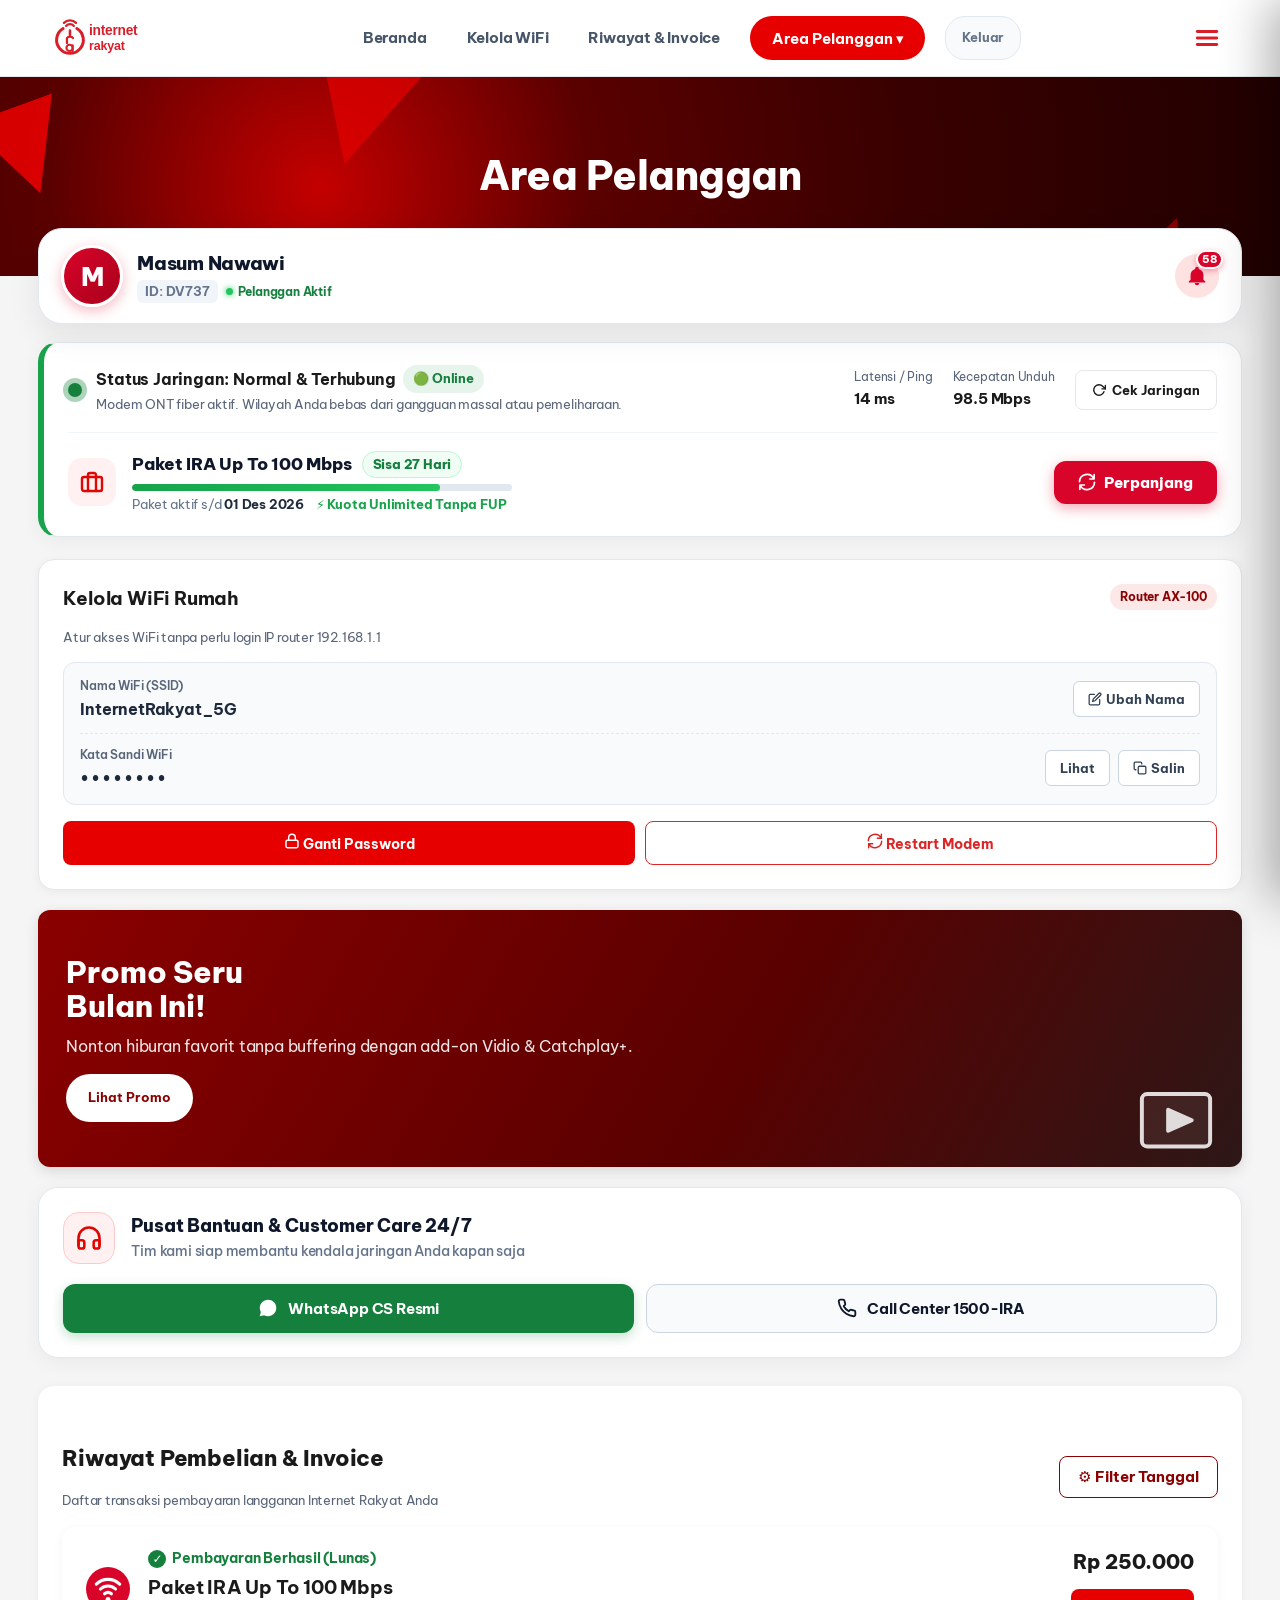
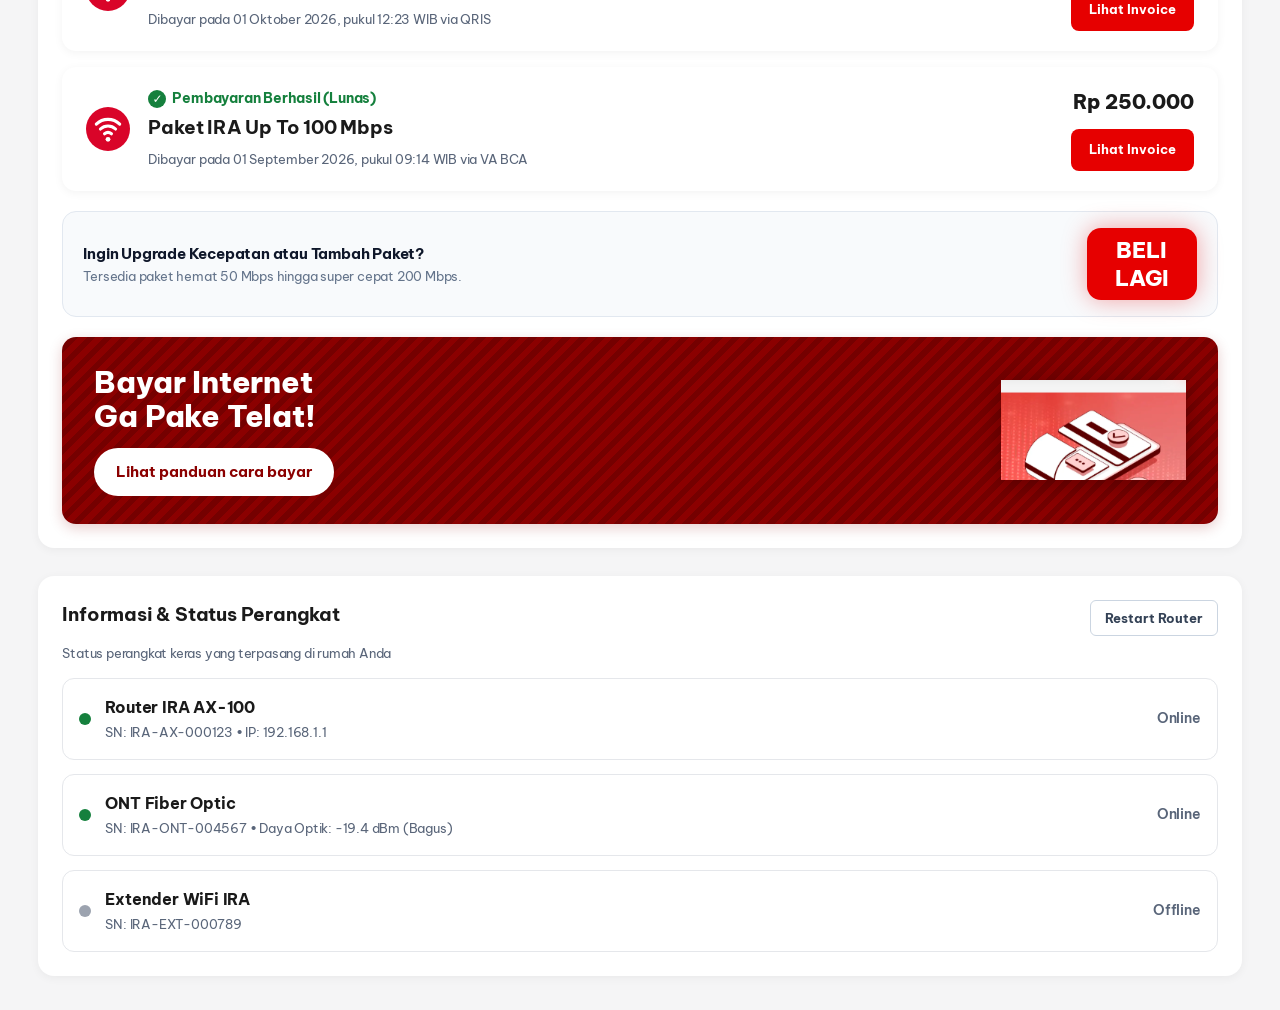
<file: dashboard.html>
<!DOCTYPE html>
<html lang="id">
<head>
  <meta charset="UTF-8">
  <meta name="viewport" content="width=device-width, initial-scale=1">
  <title>Internet Rakyat - Area Pelanggan</title>

  <!-- Favicon -->
  <link rel="icon" type="image/svg+xml" href="assets/images/favicon.svg">
  <link rel="alternate icon" href="favicon.svg" type="image/svg+xml">

  <!-- Google Fonts: Be Vietnam Pro & Figtree (Official Internet Rakyat Typography) -->
  <link rel="preconnect" href="https://fonts.googleapis.com">
  <link rel="preconnect" href="https://fonts.gstatic.com" crossorigin>
  <link href="https://fonts.googleapis.com/css2?family=Be+Vietnam+Pro:wght@400;500;600;700;800;900&family=Figtree:wght@400;500;600;700;800&display=swap" rel="stylesheet">

  <!-- Main Stylesheet -->
  <link rel="stylesheet" href="assets/css/style.css">
</head>
<body>

  <!-- ==================== HEADER ==================== -->
  <header>
    <a class="brand" href="index.html" aria-label="Internet Rakyat Beranda">
      <img src="assets/images/logo_ira.svg" alt="Internet Rakyat" height="38" style="display:block;">
    </a>

    <!-- Desktop Navigation Links (Hanya Tampil di Layar Besar) -->
    <nav class="desktop-nav" aria-label="Navigasi Utama Desktop">
      <a href="index.html">Beranda</a>
      <a href="#wifiCard">Kelola WiFi</a>
      <a href="#historySection">Riwayat &amp; Invoice</a>
      <button class="btn-area" id="accountBtn" type="button">Area Pelanggan ▾</button>
      <a href="login.html" class="btn-logout" title="Keluar ke halaman login">Keluar</a>
    </nav>

    <!-- Hamburger Menu Toggle Button (Selalu Tersedia, Top Z-Index & Interaktif Penuh) -->
    <button class="menu-toggle" id="menuBtn" aria-label="Buka Menu Navigasi" type="button" onclick="openSidebar()" title="Buka menu navigasi" style="z-index:1000;cursor:pointer;pointer-events:auto;background:none;border:none;padding:6px;display:flex;align-items:center;justify-content:center;">
      <svg viewBox="0 0 24 24" width="26" height="26" fill="none" stroke="#D91E2A" stroke-width="2.6" stroke-linecap="round">
        <line x1="3" y1="6" x2="21" y2="6"/>
        <line x1="3" y1="12" x2="21" y2="12"/>
        <line x1="3" y1="18" x2="21" y2="18"/>
      </svg>
    </button>
  </header>

  <!-- ==================== HERO BANNER ==================== -->
  <section class="hero">
    <div class="shard s1"></div>
    <div class="shard s2"></div>
    <div class="shard s3"></div>
    <h1>Area Pelanggan</h1>
  </section>

  <!-- ==================== MAIN CONTENT ==================== -->
  <main class="wrap" id="top">

    <!-- 1. KARTU PROFIL PENGGUNA (DI ATAS) -->
    <div class="profile-card">
      <div class="profile-main">
        <div class="avatar" id="userAvatar">M</div>
        <div class="who">
          <h2 id="userNameDisplay">Masum Nawawi</h2>
          <div class="user-meta">
            <span class="user-id" id="userIdDisplay">ID: DV737</span>
            <span class="user-badge-status">
              <span class="dot-online"></span> Pelanggan Aktif
            </span>
          </div>
        </div>
      </div>
      <div class="notification-wrap">
        <button class="bell" id="notificationBtn" type="button" aria-label="Notifikasi, 58 pemberitahuan" aria-expanded="false" title="Buka notifikasi">
          <svg viewBox="0 0 24 24" aria-hidden="true" focusable="false"><path d="M12 22a2.5 2.5 0 0 0 2.5-2.5h-5A2.5 2.5 0 0 0 12 22zm7-6v-5a7 7 0 0 0-5-6.7V4a2 2 0 0 0-4 0v.3A7 7 0 0 0 5 11v5l-2 2v1h18v-1l-2-2z"/></svg>
          <span class="bell-badge" id="bellBadge" aria-hidden="true">58</span>
        </button>
      </div>
    </div>

    <!-- Backdrop Blur Overlay untuk Modal Notifikasi -->
    <div id="notificationBackdrop" class="modal-backdrop" onclick="closeNotifications()"></div>

    <!-- Modal Notifikasi Pelanggan -->
    <section class="notification-panel" id="notificationPanel" aria-labelledby="notificationTitle" hidden>
      <div class="modal-header">
        <div style="display:flex;align-items:center;gap:8px;">
          <div class="modal-ico-wrap">
            <svg viewBox="0 0 24 24" width="18" height="18" fill="#E10600">
              <path d="M12 22a2.5 2.5 0 0 0 2.5-2.5h-5A2.5 2.5 0 0 0 12 22zm7-6v-5a7 7 0 0 0-5-6.7V4a2 2 0 0 0-4 0v.3A7 7 0 0 0 5 11v5l-2 2v1h18v-1l-2-2z"/>
            </svg>
          </div>
          <h3 id="notificationTitle">Notifikasi Pelanggan</h3>
        </div>
        <div style="display:flex;align-items:center;gap:8px;">
          <button type="button" class="btn-mark-all-read" id="btnMarkAllRead" onclick="markAllNotificationsRead()" title="Tandai semua notifikasi sudah dibaca">Tandai semua dibaca</button>
          <button type="button" class="btn-modal-close" onclick="closeNotifications()" aria-label="Tutup notifikasi">✕</button>
        </div>
      </div>
      <div class="modal-body">
        <div class="notif-row unread">
          <span class="notif-bullet"></span>
          <div>
            <strong>Paket Internet Aktif</strong>
            <p>Sisa masa aktif paket IRA Up To 100 Mbps kamu adalah 27 hari lagi.</p>
            <small>Hari ini, 10:30 WIB</small>
          </div>
        </div>
        <div class="notif-row">
          <div>
            <strong>Pembayaran Terverifikasi</strong>
            <p>Pembayaran langganan Rp 250.000 via QRIS berhasil terkonfirmasi.</p>
            <small>01 Nov 2026, 09:15 WIB</small>
          </div>
        </div>
        <div class="notif-row">
          <div>
            <strong>Status Jaringan Prima</strong>
            <p>Koneksi modem ONT Anda berjalan lancar (latency 14ms).</p>
            <small>18 Nov 2026, 07:00 WIB</small>
          </div>
        </div>
      </div>
    </section>

    <!-- 2. KARTU STATUS JARINGAN & PAKET AKTIF (ABOVE-THE-FOLD) -->
    <div class="card net-pkg-card" id="networkStatusBar">
      <!-- Sisi Atas: Status Jaringan & Diagnostik -->
      <div class="net-status-section">
        <div class="net-status-main">
          <span class="pulse-dot" id="netPulseDot" aria-hidden="true"></span>
          <div>
            <div class="net-status-title">
              <span id="netStatusTitle">Status Jaringan: Normal &amp; Terhubung</span>
              <span class="badge-safe" id="netBadgeSafe">🟢 Online</span>
            </div>
            <p class="net-status-desc" id="netStatusDesc">Modem ONT fiber aktif. Wilayah Anda bebas dari gangguan massal atau pemeliharaan.</p>
          </div>
        </div>

        <div class="net-metrics-row">
          <div class="net-metric-item">
            <span>Latensi / Ping</span>
            <strong id="pingVal">14 ms</strong>
          </div>
          <div class="net-metric-item">
            <span>Kecepatan Unduh</span>
            <strong id="speedVal">98.5 Mbps</strong>
          </div>
          <button class="btn-check-net" id="btnCheckNet" type="button" aria-label="Tes ulang status koneksi internet">
            <svg viewBox="0 0 24 24" width="14" height="14" fill="none" stroke="currentColor" stroke-width="2.4" stroke-linecap="round"><path d="M23 4v6h-6"/><path d="M20.49 15a9 9 0 1 1-2.12-9.36L23 10"/></svg>
            <span id="checkText">Cek Jaringan</span>
          </button>
        </div>
      </div>

      <!-- Garis Pembatas Halus -->
      <div class="net-pkg-divider"></div>

      <!-- Sisi Bawah: Status Paket Aktif & Tombol Cepat Perpanjang -->
      <div class="pkg-active-section">
        <div class="pkg-active-info">
          <div class="pkg-badge-icon" title="Paket Aktif">
            <svg viewBox="0 0 24 24" width="24" height="24" fill="none" stroke="currentColor" stroke-width="2.4" stroke-linecap="round" stroke-linejoin="round">
              <rect x="2" y="7" width="20" height="14" rx="2" ry="2"/>
              <path d="M16 21V5a2 2 0 0 0-2-2h-4a2 2 0 0 0-2 2v16"/>
            </svg>
          </div>
          <div style="flex:1;">
            <div class="pkg-title-row">
              <strong class="pkg-name" id="currentPkgName">Paket IRA Up To 100 Mbps</strong>
              <span class="badge-expiry" id="currentPkgDaysBadge">Sisa 27 Hari</span>
            </div>
            <div class="pkg-expiry-progress">
              <div class="progress-bar-bg">
                <div class="progress-bar-fill" id="pkgProgressBar" style="width: 82%;"></div>
              </div>
              <div class="progress-labels">
                <span id="pkgStatusSub">Paket aktif s/d <strong id="pkgExpiryDate">01 Des 2026</strong></span>
                <span class="speed-sub">⚡ Kuota Unlimited Tanpa FUP</span>
              </div>
            </div>
          </div>
        </div>

        <!-- Tombol Cepat "Perpanjang" -->
        <button class="btn-quick-extend" id="btnQuickExtend" type="button" onclick="openPurchaseModal('Paket IRA Up To 100 Mbps', 250000)">
          <svg viewBox="0 0 24 24" width="18" height="18" fill="none" stroke="currentColor" stroke-width="2.2" stroke-linecap="round" stroke-linejoin="round">
            <path d="M21.5 2v6h-6M2.5 22v-6h6M2 11.5a10 10 0 0 1 18.8-4.3M22 12.5a10 10 0 0 1-18.8 4.3"/>
          </svg>
          <span>Perpanjang</span>
        </button>
      </div>
    </div>

    <!-- 3. KARTU KELOLA WIFI RUMAH -->
    <div class="card wifi-card" id="wifiCard">
      <div class="card-head-flex">
        <div>
          <h3>Kelola WiFi Rumah</h3>
          <p style="color:var(--muted);font-size:13px;margin-top:2px">Atur akses WiFi tanpa perlu login IP router 192.168.1.1</p>
        </div>
        <span class="badge-tag">Router AX-100</span>
      </div>

      <div class="wifi-box">
        <div class="wifi-item">
          <div>
            <label>Nama WiFi (SSID)</label>
            <div class="wifi-val" id="wifiSsidDisplay">InternetRakyat_5G</div>
          </div>
          <button class="btn-sm-action" id="btnEditSsid" type="button" title="Ubah Nama WiFi">
            <svg viewBox="0 0 24 24" width="14" height="14" fill="none" stroke="currentColor" stroke-width="2.2" stroke-linecap="round"><path d="M11 4H4a2 2 0 0 0-2 2v14a2 2 0 0 0 2 2h14a2 2 0 0 0 2-2v-7"/><path d="M18.5 2.5a2.121 2.121 0 0 1 3 3L12 15l-4 1 1-4 9.5-9.5z"/></svg>
            <span>Ubah Nama</span>
          </button>
        </div>

        <div class="wifi-item" style="border-top:1px dashed #e2e8f0;padding-top:12px">
          <div>
            <label>Kata Sandi WiFi</label>
            <div class="wifi-val masked" id="wifiPassDisplay">••••••••</div>
          </div>
          <div class="wifi-actions-row">
            <button class="btn-sm-action" id="btnTogglePass" type="button" title="Tampilkan kata sandi">
              <span id="passToggleText">Lihat</span>
            </button>
            <button class="btn-sm-action" id="btnCopyPass" type="button" title="Salin ke clipboard">
              <svg viewBox="0 0 24 24" width="14" height="14" fill="none" stroke="currentColor" stroke-width="2.2" stroke-linecap="round"><rect x="9" y="9" width="13" height="13" rx="2" ry="2"/><path d="M5 15H4a2 2 0 0 1-2-2V4a2 2 0 0 1 2-2h9a2 2 0 0 1 2 2v1"/></svg>
              <span>Salin</span>
            </button>
          </div>
        </div>
      </div>

      <div class="wifi-btns-grid">
        <button class="btn-wifi-primary" id="btnChangePassModal" type="button">
          <svg viewBox="0 0 24 24" width="16" height="16" fill="none" stroke="currentColor" stroke-width="2.2" stroke-linecap="round"><rect x="3" y="11" width="18" height="11" rx="2" ry="2"/><path d="M7 11V7a5 5 0 0 1 10 0v4"/></svg>
          <span>Ganti Password</span>
        </button>
        <button class="btn-wifi-secondary" id="btnRestartRouterModal" type="button">
          <svg viewBox="0 0 24 24" width="16" height="16" fill="none" stroke="currentColor" stroke-width="2.2" stroke-linecap="round"><path d="M21.5 2v6h-6M2.5 22v-6h6M2 11.5a10 10 0 0 1 18.8-4.3M22 12.5a10 10 0 0 1-18.8 4.3"/></svg>
          <span>Restart Modem</span>
        </button>
      </div>
    </div>

    <!-- 4. BANNER PROMO SERU BULAN INI (DIPINDAHKAN KE BAWAH KARTU KELOLA WIFI) -->
    <div class="promo" style="margin-top:20px;margin-bottom:20px;">
      <div>
        <h4>Promo Seru<br>Bulan Ini!</h4>
        <p>Nonton hiburan favorit tanpa buffering dengan add-on Vidio &amp; Catchplay+.</p>
        <button class="btn-w" id="promoBtn" type="button">Lihat Promo</button>
      </div>
      <div class="emo" style="font-size:initial;display:flex;align-items:center;justify-content:center;opacity:0.85">
        <svg viewBox="0 0 64 64" width="84" height="84" fill="none" stroke="#ffffff" stroke-width="3" stroke-linecap="round" stroke-linejoin="round">
          <rect x="6" y="16" width="52" height="40" rx="4" fill="rgba(255,255,255,0.08)"/>
          <polygon points="26,28 44,36 26,44" fill="#ffffff"/>
        </svg>
      </div>
    </div>

    <!-- 4. PUSAT BANTUAN & CUSTOMER CARE 24/7 (PRESISI, SIMETRIS & RESPONSIVE) -->
    <div class="card help-center-card" id="apps" style="margin-bottom:28px;">
      <div class="help-center-header">
        <div class="help-icon-box">
          <svg viewBox="0 0 24 24" width="28" height="28" fill="none" stroke="#E10600" stroke-width="2.2" stroke-linecap="round" stroke-linejoin="round">
            <path d="M3 18v-6a9 9 0 1 1 18 0v6"/>
            <path d="M21 19a2 2 0 0 1-2 2h-1a2 2 0 0 1-2-2v-3a2 2 0 0 1 2-2h3zM3 19a2 2 0 0 0 2 2h1a2 2 0 0 0 2-2v-3a2 2 0 0 0-2-2H3z"/>
          </svg>
        </div>
        <div class="help-text-box">
          <h4 class="help-title">Pusat Bantuan &amp; Customer Care 24/7</h4>
          <p class="help-subtitle">Tim kami siap membantu kendala jaringan Anda kapan saja</p>
        </div>
      </div>
      <div class="help-actions-grid">
        <a href="https://api.whatsapp.com/send?phone=6281119288888&text=Halo%20Internet%20Rakyat,%20saya%20butuh%20bantuan" target="_blank" rel="noopener noreferrer" class="btn-help-action btn-help-wa">
          <svg viewBox="0 0 24 24" width="20" height="20" fill="currentColor">
            <path d="M12.04 2c-5.46 0-9.91 4.45-9.91 9.91 0 1.75.46 3.45 1.32 4.95L2.05 22l5.25-1.38c1.45.79 3.08 1.21 4.74 1.21 5.46 0 9.91-4.45 9.91-9.91 0-2.65-1.03-5.14-2.9-7.01A9.82 9.82 0 0 0 12.04 2z"/>
          </svg>
          <span>WhatsApp CS Resmi</span>
        </a>
        <a href="tel:1500888" class="btn-help-action btn-help-call">
          <svg viewBox="0 0 24 24" width="20" height="20" fill="none" stroke="currentColor" stroke-width="2.2" stroke-linecap="round" stroke-linejoin="round">
            <path d="M22 16.92v3a2 2 0 0 1-2.18 2 19.79 19.79 0 0 1-8.63-3.07 19.5 19.5 0 0 1-6-6 19.79 19.79 0 0 1-3.07-8.67A2 2 0 0 1 4.11 2h3a2 2 0 0 1 2 1.72 12.84 12.84 0 0 0 .7 2.81 2 2 0 0 1-.45 2.11L8.09 9.91a16 16 0 0 0 6 6l1.27-1.27a2 2 0 0 1 2.11-.45 12.84 12.84 0 0 0 2.81.7A2 2 0 0 1 22 16.92z"/>
          </svg>
          <span>Call Center 1500-IRA</span>
        </a>
      </div>
    </div>

    <!-- 5. RIWAYAT PEMBELIAN & INVOICE -->
    <div class="card" id="historySection" style="margin-bottom:28px;">
      <div class="hist-head">
        <div>
          <h3>Riwayat Pembelian &amp; Invoice</h3>
          <p style="color:var(--muted);font-size:13px;margin-top:2px">Daftar transaksi pembayaran langganan Internet Rakyat Anda</p>
        </div>
        <button class="filter-btn" id="filterBtn" type="button" aria-expanded="false" aria-controls="filterBox">⚙ Filter Tanggal</button>
      </div>

      <div class="filter-box" id="filterBox">
        <div>
          <label for="from">Dari tanggal</label>
          <input type="date" id="from">
        </div>
        <div>
          <label for="to">Sampai tanggal</label>
          <input type="date" id="to">
        </div>
        <button class="btn-apply" id="apply" type="button">Terapkan</button>
        <button class="btn-reset" id="reset" type="button">Reset</button>
      </div>
      <p id="filterMessage" class="filter-message" aria-live="polite"></p>

      <div id="history">
        <div class="hist-item" data-date="2026-10-01">
          <svg class="logo" viewBox="0 0 64 64" width="44" height="44">
            <circle cx="32" cy="32" r="32" fill="#d90429"/>
            <path d="M15 25a24 24 0 0 1 34 0" stroke="#ffffff" stroke-width="4.5" stroke-linecap="round" fill="none"/>
            <path d="M21 32a16 16 0 0 1 22 0" stroke="#ffffff" stroke-width="4.5" stroke-linecap="round" fill="none"/>
            <path d="M27 39a8 8 0 0 1 10 0" stroke="#ffffff" stroke-width="4.5" stroke-linecap="round" fill="none"/>
            <circle cx="32" cy="47" r="3.5" fill="#ffffff"/>
          </svg>
          <div class="info">
            <div class="ok"><i>✓</i> Pembayaran Berhasil (Lunas)</div>
            <h4>Paket IRA Up To 100 Mbps</h4>
            <small>Dibayar pada 01 Oktober 2026, pukul 12:23 WIB via QRIS</small>
          </div>
          <div class="right-col">
            <div class="price">Rp 250.000</div>
            <button class="btn-inv" type="button" onclick="openInvoiceModal('INV-IRA-20261001-0982', '01 Oktober 2026', 'Paket IRA Up To 100 Mbps', 'Rp 250.000', 'QRIS')">Lihat Invoice</button>
          </div>
        </div>

        <div class="hist-item" data-date="2026-09-01">
          <svg class="logo" viewBox="0 0 64 64" width="44" height="44">
            <circle cx="32" cy="32" r="32" fill="#d90429"/>
            <path d="M15 25a24 24 0 0 1 34 0" stroke="#ffffff" stroke-width="4.5" stroke-linecap="round" fill="none"/>
            <path d="M21 32a16 16 0 0 1 22 0" stroke="#ffffff" stroke-width="4.5" stroke-linecap="round" fill="none"/>
            <path d="M27 39a8 8 0 0 1 10 0" stroke="#ffffff" stroke-width="4.5" stroke-linecap="round" fill="none"/>
            <circle cx="32" cy="47" r="3.5" fill="#ffffff"/>
          </svg>
          <div class="info">
            <div class="ok"><i>✓</i> Pembayaran Berhasil (Lunas)</div>
            <h4>Paket IRA Up To 100 Mbps</h4>
            <small>Dibayar pada 01 September 2026, pukul 09:14 WIB via VA BCA</small>
          </div>
          <div class="right-col">
            <div class="price">Rp 250.000</div>
            <button class="btn-inv" type="button" onclick="openInvoiceModal('INV-IRA-20260901-0541', '01 September 2026', 'Paket IRA Up To 100 Mbps', 'Rp 250.000', 'VA BCA')">Lihat Invoice</button>
          </div>
        </div>

        <div class="empty" id="empty" style="display:none">Tidak ada riwayat pada rentang tanggal ini.</div>
      </div>

      <!-- Quick Action Beli Paket Lagi -->
      <div style="margin-top:20px;padding:16px 20px;background:#f8fafc;border-radius:14px;border:1.5px solid #e2e8f0;display:flex;align-items:center;justify-content:space-between;flex-wrap:wrap;gap:14px;">
        <div>
          <strong style="color:#0f172a;font-size:15px;">Ingin Upgrade Kecepatan atau Tambah Paket?</strong>
          <p style="color:#64748b;font-size:13px;margin-top:2px;">Tersedia paket hemat 50 Mbps hingga super cepat 200 Mbps.</p>
        </div>
        <button class="buy" id="buyAgainBtn" type="button" onclick="openPurchaseModal('Paket IRA Up To 100 Mbps', 250000)" style="margin:0;">BELI LAGI</button>
      </div>

      <!-- Banner Panduan Pembayaran -->
      <div class="pay-banner" style="margin-top:20px;">
        <div>
          <h4>Bayar Internet<br>Ga Pake Telat!</h4>
          <button id="paymentGuideBtn" type="button">Lihat panduan cara bayar</button>
        </div>
        <div class="banner-art">
          <img src="assets/images/banner_edc.png" alt="Panduan Pembayaran Internet Rakyat">
        </div>
      </div>
    </div>

    <!-- 6. INFORMASI STATUS PERANGKAT -->
    <div class="card" id="perangkatSection" style="margin-bottom:34px;">
      <div class="card-head-flex">
        <div>
          <h3>Informasi &amp; Status Perangkat</h3>
          <p style="color:var(--muted);font-size:13px;margin-top:2px">Status perangkat keras yang terpasang di rumah Anda</p>
        </div>
        <button class="btn-sm-action" id="btnPerangkatRestart" type="button">Restart Router</button>
      </div>
      <div class="devices">
        <div class="dev"><i class="dot" id="devRouterDot"></i><div><b>Router IRA AX-100</b><br><small style="color:var(--muted)">SN: IRA-AX-000123 • IP: 192.168.1.1</small></div><span id="devRouterStatus">Online</span></div>
        <div class="dev"><i class="dot" id="devOntDot"></i><div><b>ONT Fiber Optic</b><br><small style="color:var(--muted)">SN: IRA-ONT-004567 • Daya Optik: -19.4 dBm (Bagus)</small></div><span id="devOntStatus">Online</span></div>
        <div class="dev"><i class="dot off"></i><div><b>Extender WiFi IRA</b><br><small style="color:var(--muted)">SN: IRA-EXT-000789</small></div><span>Offline</span></div>
      </div>
    </div>

  </main>

  <!-- ==================== MODALS & DIALOGS (INTERAKTIF & BEKERJA PENUH) ==================== -->

  <!-- Modal: Info / Dialog Umum -->
  <dialog id="infoDialog" aria-labelledby="dialogTitle">
    <div class="dialog-content">
      <h2 id="dialogTitle"></h2>
      <div id="dialogBody"></div>
      <div class="dialog-actions"><form method="dialog"><button type="submit">Tutup</button></form></div>
    </div>
  </dialog>

  <!-- Modal 1: Ubah Nama WiFi (SSID) -->
  <dialog id="ssidDialog" aria-labelledby="ssidDialogTitle">
    <form class="dialog-content" id="ssidForm" method="dialog">
      <h2 id="ssidDialogTitle">Ubah Nama WiFi (SSID)</h2>
      <p style="margin-bottom:14px;color:var(--muted);font-size:14px">Nama ini akan terlihat oleh semua perangkat yang mendeteksi sinyal WiFi di rumah Anda.</p>
      <div class="dialog-field">
        <label for="ssidInput">Nama WiFi Baru</label>
        <input type="text" id="ssidInput" required minlength="3" maxlength="32" value="InternetRakyat_5G" placeholder="Contoh: InternetRakyat_5G">
      </div>
      <div class="dialog-actions-row">
        <button type="button" class="btn-cancel" id="btnCancelSsid">Batal</button>
        <button type="submit" class="btn-submit">Simpan Nama Baru</button>
      </div>
    </form>
  </dialog>

  <!-- Modal 2: Ganti Password WiFi -->
  <dialog id="passDialog" aria-labelledby="passDialogTitle">
    <form class="dialog-content" id="passForm" method="dialog">
      <h2 id="passDialogTitle">Ganti Kata Sandi WiFi</h2>
      <p style="margin-bottom:14px;color:var(--muted);font-size:14px">Gunakan minimal 8 karakter dengan kombinasi huruf dan angka.</p>
      <div class="dialog-field">
        <label for="passInput">Kata Sandi Baru</label>
        <input type="password" id="passInput" required minlength="8" placeholder="Minimal 8 karakter">
      </div>
      <div class="dialog-field" style="margin-top:12px">
        <label for="passConfirmInput">Konfirmasi Kata Sandi Baru</label>
        <input type="password" id="passConfirmInput" required minlength="8" placeholder="Ketik ulang kata sandi baru">
      </div>
      <p id="passError" style="color:var(--red);font-size:13px;margin-top:8px;display:none"></p>
      <div class="dialog-actions-row">
        <button type="button" class="btn-cancel" id="btnCancelPass">Batal</button>
        <button type="submit" class="btn-submit">Simpan Kata Sandi</button>
      </div>
    </form>
  </dialog>

  <!-- Modal 3: Konfirmasi Restart Modem -->
  <dialog id="restartDialog" aria-labelledby="restartDialogTitle">
    <div class="dialog-content">
      <h2 id="restartDialogTitle">Konfirmasi Restart Modem</h2>
      <p style="margin-bottom:16px;color:#374151;font-size:15px;line-height:1.6">
        Apakah Anda yakin ingin memulai ulang (reboot) modem ONT &amp; router?
        <br><br>
        <strong style="color:var(--red-dark)">⚠️ Catatan:</strong> Koneksi internet Anda akan terputus sementara selama kurang lebih 3 detik hingga perangkat kembali terhubung.
      </p>
      <div class="dialog-actions-row">
        <button type="button" class="btn-cancel" id="btnCancelRestart">Batal</button>
        <button type="button" class="btn-submit btn-danger" id="btnConfirmRestart">Ya, Restart Sekarang</button>
      </div>
    </div>
  </dialog>

  <!-- Modal 4: Animasi Restart Modem (3 Detik) -->
  <dialog id="restartingModal" aria-labelledby="restartingTitle">
    <div class="dialog-content restart-anim-box">
      <div class="restart-spinner" id="restartSpinner"></div>
      <h3 id="restartingTitle" style="font-size:18px;font-weight:800;color:#0f172a;margin-bottom:6px;">Merestart Modem ONT &amp; Router...</h3>
      <p id="restartingStatusText" style="font-size:13.5px;color:#64748b;">Mematikan transmisi radio &amp; reboot sistem...</p>
      <div class="restart-progress-track">
        <div class="restart-progress-bar" id="restartProgressBar"></div>
      </div>
      <span id="restartingTimerText" style="font-size:12px;font-weight:700;color:#d90429;">3 detik</span>
    </div>
  </dialog>

  <!-- Modal 5: Alur Pembelian & Perpanjang Paket ("BELI LAGI" Flow) -->
  <dialog id="purchaseModal" aria-labelledby="purchaseModalTitle" style="max-width:540px;">
    <div class="dialog-content">
      <!-- Step 1: Pilihan Paket -->
      <div id="purchaseStep1">
        <div style="display:flex;justify-content:space-between;align-items:center;margin-bottom:12px;">
          <h2 id="purchaseModalTitle" style="font-size:20px;font-weight:800;color:#0f172a;">Pilih Paket Internet Rakyat</h2>
          <button type="button" class="btn-modal-close" onclick="closePurchaseModal()" aria-label="Tutup">✕</button>
        </div>
        <p style="font-size:13.5px;color:#64748b;margin-bottom:16px;">Pilih kecepatan yang sesuai dengan kebutuhan internet keluarga Anda.</p>

        <div class="pkg-options-grid">
          <div class="pkg-option-card" onclick="selectPkgOption(this, 'Paket IRA Up To 50 Mbps', 165000)">
            <div class="pkg-option-title">IRA Hemat 50 Mbps</div>
            <div class="pkg-option-price">Rp 165.000<span style="font-size:12px;font-weight:600;color:#64748b;">/bln</span></div>
            <div class="pkg-option-speed">Cocok untuk 1–3 perangkat</div>
          </div>

          <div class="pkg-option-card selected" onclick="selectPkgOption(this, 'Paket IRA Up To 100 Mbps', 250000)">
            <span class="badge-popular">Populer</span>
            <div class="pkg-option-title">IRA Mantap 100 Mbps</div>
            <div class="pkg-option-price">Rp 250.000<span style="font-size:12px;font-weight:600;color:#64748b;">/bln</span></div>
            <div class="pkg-option-speed">Streaming 4K &amp; WFH lancar</div>
          </div>

          <div class="pkg-option-card" onclick="selectPkgOption(this, 'Paket IRA Up To 200 Mbps', 385000)">
            <div class="pkg-option-title">IRA Gamer 200 Mbps</div>
            <div class="pkg-option-price">Rp 385.000<span style="font-size:12px;font-weight:600;color:#64748b;">/bln</span></div>
            <div class="pkg-option-speed">Ultra latency rendah &amp; Gaming</div>
          </div>
        </div>

        <div class="dialog-actions-row">
          <button type="button" class="btn-cancel" onclick="closePurchaseModal()">Batal</button>
          <button type="button" class="btn-submit" onclick="goToPaymentStep()">Lanjut ke Pembayaran ›</button>
        </div>
      </div>

      <!-- Step 2: Konfirmasi Pembayaran -->
      <div id="purchaseStep2" style="display:none;">
        <div style="display:flex;justify-content:space-between;align-items:center;margin-bottom:12px;">
          <h2 style="font-size:20px;font-weight:800;color:#0f172a;">Konfirmasi Pembayaran</h2>
          <button type="button" class="btn-modal-close" onclick="closePurchaseModal()" aria-label="Tutup">✕</button>
        </div>

        <!-- Rincian Biaya -->
        <div style="background:#f8fafc;border:1px solid #e2e8f0;border-radius:12px;padding:14px 16px;margin-bottom:14px;">
          <div style="display:flex;justify-content:space-between;font-size:13.5px;color:#475569;margin-bottom:6px;">
            <span id="summaryPkgName">Paket IRA Up To 100 Mbps</span>
            <strong id="summaryPkgPrice">Rp 250.000</strong>
          </div>
          <div style="display:flex;justify-content:space-between;font-size:12.5px;color:#64748b;margin-bottom:6px;">
            <span>PPN 11%</span>
            <span id="summaryPkgTax">Termasuk (Rp 0)</span>
          </div>
          <div style="display:flex;justify-content:space-between;font-size:12.5px;color:#15803d;margin-bottom:10px;">
            <span>Biaya Admin</span>
            <span>Gratis</span>
          </div>
          <div style="border-top:1.5px dashed #cbd5e1;padding-top:10px;display:flex;justify-content:space-between;align-items:center;">
            <strong style="color:#0f172a;font-size:15px;">Total Pembayaran</strong>
            <strong style="color:#d90429;font-size:18px;" id="summaryTotal">Rp 250.000</strong>
          </div>
        </div>

        <!-- Pilihan Metode Pembayaran -->
        <label style="font-size:13px;font-weight:700;color:#1e293b;display:block;margin-bottom:8px;">Metode Pembayaran</label>
        <div class="payment-tabs">
          <button type="button" class="payment-tab-btn active" id="tabQris" onclick="switchPayMethod('qris')">QRIS Instan</button>
          <button type="button" class="payment-tab-btn" id="tabVa" onclick="switchPayMethod('va')">Virtual Account</button>
        </div>

        <!-- QRIS Box -->
        <div class="qris-box" id="payQrisBox">
          <svg viewBox="0 0 160 160" width="130" height="130">
            <rect width="160" height="160" fill="#ffffff"/>
            <!-- Simbol QR Otentik -->
            <rect x="10" y="10" width="40" height="40" fill="#0f172a"/>
            <rect x="16" y="16" width="28" height="28" fill="#ffffff"/>
            <rect x="22" y="22" width="16" height="16" fill="#0f172a"/>
            <rect x="110" y="10" width="40" height="40" fill="#0f172a"/>
            <rect x="116" y="16" width="28" height="28" fill="#ffffff"/>
            <rect x="122" y="22" width="16" height="16" fill="#0f172a"/>
            <rect x="10" y="110" width="40" height="40" fill="#0f172a"/>
            <rect x="16" y="116" width="28" height="28" fill="#ffffff"/>
            <rect x="22" y="122" width="16" height="16" fill="#0f172a"/>
            <!-- Modul Data Acak -->
            <rect x="60" y="15" width="10" height="10" fill="#0f172a"/><rect x="80" y="15" width="15" height="10" fill="#0f172a"/>
            <rect x="60" y="35" width="20" height="10" fill="#0f172a"/><rect x="90" y="35" width="10" height="15" fill="#0f172a"/>
            <rect x="15" y="60" width="15" height="15" fill="#0f172a"/><rect x="40" y="60" width="10" height="10" fill="#0f172a"/>
            <rect x="60" y="60" width="40" height="40" fill="#d90429"/><circle cx="80" cy="80" r="14" fill="#ffffff"/><path d="M74 77a8 8 0 0 1 12 0M77 82a5 5 0 0 1 6 0" stroke="#d90429" stroke-width="2.5" fill="none"/>
            <rect x="110" y="60" width="15" height="15" fill="#0f172a"/><rect x="135" y="60" width="15" height="10" fill="#0f172a"/>
            <rect x="60" y="110" width="15" height="15" fill="#0f172a"/><rect x="85" y="110" width="20" height="10" fill="#0f172a"/>
            <rect x="110" y="110" width="10" height="15" fill="#0f172a"/><rect x="130" y="110" width="20" height="20" fill="#0f172a"/>
            <rect x="60" y="135" width="25" height="15" fill="#0f172a"/><rect x="95" y="130" width="15" height="20" fill="#0f172a"/>
          </svg>
          <p style="font-size:12.5px;color:#64748b;margin-top:8px;">Scan dengan aplikasi m-Banking atau E-Wallet apa saja</p>
        </div>

        <!-- VA Box -->
        <div class="va-box" id="payVaBox" style="display:none;">
          <div>
            <span style="font-size:12px;color:#64748b;display:block;">Nomor Virtual Account (BCA / Mandiri / BRI)</span>
            <div class="va-num" id="vaNumDisplay">8077 0812 3456 7890</div>
          </div>
          <button type="button" class="btn-sm-action" onclick="copyVaNumber()">Salin VA</button>
        </div>

        <div class="dialog-actions-row">
          <button type="button" class="btn-cancel" onclick="backToStep1()">‹ Kembali</button>
          <button type="button" class="btn-submit" id="btnPayConfirm" onclick="processPayment()">Bayar Sekarang (Simulasi)</button>
        </div>
      </div>

      <!-- Step 3: Layar Sukses Transaksi -->
      <div id="purchaseStep3" style="display:none;text-align:center;padding:14px 6px;">
        <div style="width:68px;height:68px;border-radius:50%;background:#f0fdf4;border:2px solid #86efac;display:flex;align-items:center;justify-content:center;margin:0 auto 16px;color:#16a34a;">
          <svg viewBox="0 0 24 24" width="38" height="38" fill="none" stroke="currentColor" stroke-width="3" stroke-linecap="round" stroke-linejoin="round">
            <polyline points="20 6 9 17 4 12"/>
          </svg>
        </div>
        <h2 style="font-size:22px;font-weight:900;color:#0f172a;margin-bottom:6px;">Pembayaran Berhasil!</h2>
        <p style="font-size:14px;color:#475569;margin-bottom:18px;">Paket internet Anda berhasil diperpanjang. Masa aktif bertambah <strong>+30 Hari</strong>.</p>

        <div style="background:#f8fafc;border:1px solid #e2e8f0;border-radius:12px;padding:14px 18px;text-align:left;font-size:13px;color:#334155;margin-bottom:20px;">
          <div style="display:flex;justify-content:space-between;margin-bottom:6px;">
            <span style="color:#64748b;">No. Transaksi</span>
            <strong id="successTrxId">INV-IRA-20261118-0912</strong>
          </div>
          <div style="display:flex;justify-content:space-between;margin-bottom:6px;">
            <span style="color:#64748b;">Nama Layanan</span>
            <strong id="successPkgName">Paket IRA Up To 100 Mbps</strong>
          </div>
          <div style="display:flex;justify-content:space-between;margin-bottom:6px;">
            <span style="color:#64748b;">Total Bayar</span>
            <strong style="color:#15803d;" id="successTotal">Rp 250.000</strong>
          </div>
          <div style="display:flex;justify-content:space-between;">
            <span style="color:#64748b;">Status</span>
            <strong style="color:#15803d;">✓ LUNAS (Aktif)</strong>
          </div>
        </div>

        <div style="display:flex;gap:10px;justify-content:center;">
          <button type="button" class="btn-cancel" onclick="closePurchaseModal()">Kembali ke Dashboard</button>
          <button type="button" class="btn-submit" onclick="showLatestInvoice()">Lihat Invoice Resmi</button>
        </div>
      </div>
    </div>
  </dialog>

  <!-- Modal 6: Kuitansi Resmi Internet Rakyat (Invoice Formal) -->
  <dialog id="invoiceModal" aria-labelledby="invModalTitle" style="max-width:600px;">
    <div class="dialog-content">
      <div style="display:flex;justify-content:flex-end;margin-bottom:8px;">
        <button type="button" class="btn-modal-close" onclick="closeInvoiceModal()" aria-label="Tutup">✕</button>
      </div>

      <div class="invoice-paper" id="invoicePaper">
        <!-- Header Invoice -->
        <div class="invoice-header">
          <div style="display:flex;align-items:center;gap:12px;">
            <svg viewBox="0 0 64 64" width="44" height="44">
              <circle cx="32" cy="32" r="32" fill="#d90429"/>
              <path d="M15 25a24 24 0 0 1 34 0" stroke="#ffffff" stroke-width="4.5" stroke-linecap="round" fill="none"/>
              <path d="M21 32a16 16 0 0 1 22 0" stroke="#ffffff" stroke-width="4.5" stroke-linecap="round" fill="none"/>
              <path d="M27 39a8 8 0 0 1 10 0" stroke="#ffffff" stroke-width="4.5" stroke-linecap="round" fill="none"/>
              <circle cx="32" cy="47" r="3.5" fill="#ffffff"/>
            </svg>
            <div>
              <div style="font-size:18px;font-weight:900;color:#d90429;line-height:1;">internet <span style="color:#0f172a;">RAKYAT</span></div>
              <small style="font-size:11px;color:#64748b;font-weight:600;">PT. Telemedia Komunikasi Pratama</small>
            </div>
          </div>
          <div style="text-align:right;">
            <span style="font-size:12px;font-weight:700;color:#64748b;display:block;">FAKTUR PEMBAYARAN</span>
            <strong style="font-size:14px;color:#0f172a;" id="invNoDisplay">INV-IRA-20261001-0982</strong>
          </div>
        </div>

        <!-- Meta Tagihan & Pelanggan -->
        <div style="display:grid;grid-template-columns:1fr 1fr;gap:16px;font-size:12.5px;color:#475569;margin-bottom:16px;">
          <div>
            <span style="display:block;color:#94a3b8;font-size:11px;">DITERBITKAN UNTUK:</span>
            <strong style="font-size:14px;color:#0f172a;display:block;margin-top:2px;">Masum Nawawi</strong>
            <span>ID Pelanggan: <strong id="invCustId">DV737</strong></span><br>
            <span>Alamat: Jl. Tiang Bendera V No. 20, Jakarta Barat</span>
          </div>
          <div style="text-align:right;">
            <span style="display:block;color:#94a3b8;font-size:11px;">TANGGAL TRANSAKSI:</span>
            <strong style="font-size:13.5px;color:#0f172a;display:block;margin-top:2px;" id="invDateDisplay">01 Oktober 2026</strong>
            <span>Metode: <strong id="invMethodDisplay">QRIS Instan</strong></span><br>
            <span>Status: <strong style="color:#15803d;">Berhasil</strong></span>
          </div>
        </div>

        <!-- Tabel Rincian -->
        <table class="invoice-table">
          <thead>
            <tr>
              <th>Deskripsi Layanan</th>
              <th style="text-align:center;">Periode</th>
              <th style="text-align:right;">Jumlah</th>
            </tr>
          </thead>
          <tbody>
            <tr>
              <td>
                <strong id="invTablePkgName">Paket IRA Up To 100 Mbps</strong><br>
                <small style="color:#64748b;">Langganan Internet Fiber Rumah Unlimited Tanpa FUP</small>
              </td>
              <td style="text-align:center;">1 Bulan (30 Hari)</td>
              <td style="text-align:right;" id="invTableSubtotal">Rp 225.225</td>
            </tr>
            <tr>
              <td>PPN 11%</td>
              <td style="text-align:center;">-</td>
              <td style="text-align:right;" id="invTableTax">Rp 24.775</td>
            </tr>
            <tr>
              <td>Biaya Instalasi &amp; Router AX-100</td>
              <td style="text-align:center;">1x</td>
              <td style="text-align:right;color:#15803d;font-weight:700;">GRATIS</td>
            </tr>
          </tbody>
        </table>

        <!-- Stempel Lunas & Total -->
        <div class="invoice-stamp-container">
          <div class="stamp-paid">LUNAS / PAID</div>
          <div style="text-align:right;">
            <span style="font-size:12px;color:#64748b;display:block;">TOTAL PEMBAYARAN:</span>
            <strong style="font-size:22px;color:#d90429;" id="invTableTotal">Rp 250.000</strong>
          </div>
        </div>
      </div>

      <!-- Aksi Modal Invoice -->
      <div class="dialog-actions-row" style="margin-top:16px;">
        <button type="button" class="btn-cancel" onclick="closeInvoiceModal()">Tutup</button>
        <button type="button" class="btn-submit" onclick="printInvoice()">
          <svg viewBox="0 0 24 24" width="16" height="16" fill="none" stroke="currentColor" stroke-width="2" stroke-linecap="round" stroke-linejoin="round" style="margin-right:4px;">
            <polyline points="6 9 6 2 18 2 18 9"/>
            <path d="M6 18H4a2 2 0 0 1-2-2v-5a2 2 0 0 1 2-2h16a2 2 0 0 1 2 2v5a2 2 0 0 1-2 2h-2"/>
            <rect x="6" y="14" width="12" height="8"/>
          </svg>
          Cetak / Unduh PDF
        </button>
      </div>
    </div>
  </dialog>

  <!-- Toast Notification Container -->
  <div class="toast" id="toast" role="status" aria-live="polite"></div>

  <!-- ==================== SIDEBAR DRAWER MELAYANG (DIRECT BODY CHILD) ==================== -->
  <!-- Backdrop / Dim Layer (Fixed Inset-0, Z-40 / Z-99998) -->
  <div id="menu-backdrop" class="fixed inset-0 bg-black/50 z-40 backdrop-blur-xs transition-opacity" onclick="closeSidebar()" aria-hidden="true"></div>

  <!-- Sidebar Drawer Container (Fixed Top-0 Right-0 H-Full W-64, Z-50 / Z-99999) -->
  <aside id="sidebar-drawer" class="sidebar-drawer fixed top-0 right-0 h-full w-64 bg-white z-50 shadow-2xl transition-transform duration-300 ease-in-out" aria-label="Menu Navigasi Mobile">
    <!-- Header Drawer dengan Tombol Close (X) -->
    <div class="drawer-header">
      <div class="drawer-brand">
        <span style="color:#d90429;font-weight:900;font-size:16px;">internet</span>
        <span style="color:#1e293b;font-weight:800;font-size:13px;letter-spacing:0.5px;">RAKYAT</span>
      </div>
      <button type="button" class="drawer-close-btn" id="navDrawerCloseBtn" onclick="closeSidebar()" aria-label="Tutup menu">✕</button>
    </div>

    <!-- Mini Profil Pengguna di Drawer (ID: DV737) -->
    <div class="drawer-user-info">
      <div class="drawer-avatar" id="drawerAvatar">M</div>
      <div class="drawer-user-meta">
        <strong class="drawer-user-name" id="drawerUserName">Masum Nawawi</strong>
        <span class="drawer-user-id" id="drawerUserId">ID: DV737</span>
      </div>
    </div>

    <!-- Navigasi Vertikal Rapi Sesuai Ketentuan -->
    <div class="drawer-links">
      <!-- 1. Paket -->
      <a href="index.html#paket" class="drawer-link" onclick="closeSidebar()">
        <svg viewBox="0 0 24 24" width="18" height="18" fill="none" stroke="currentColor" stroke-width="2" stroke-linecap="round" stroke-linejoin="round">
          <rect x="2" y="7" width="20" height="14" rx="2" ry="2"/>
          <path d="M16 21V5a2 2 0 0 0-2-2h-4a2 2 0 0 0-2 2v16"/>
        </svg>
        <span>Paket</span>
      </a>

      <!-- 2. Alur Pendaftaran -->
      <a href="register.html" class="drawer-link" onclick="closeSidebar()">
        <svg viewBox="0 0 24 24" width="18" height="18" fill="none" stroke="currentColor" stroke-width="2" stroke-linecap="round" stroke-linejoin="round">
          <path d="M16 4h2a2 2 0 0 1 2 2v14a2 2 0 0 1-2 2H6a2 2 0 0 1-2-2V6a2 2 0 0 1 2-2h2"/>
          <rect x="8" y="2" width="8" height="4" rx="1" ry="1"/>
        </svg>
        <span>Alur Pendaftaran</span>
      </a>

      <!-- 3. Janji Pasti -->
      <a href="index.html#keunggulan" class="drawer-link" onclick="closeSidebar()">
        <svg viewBox="0 0 24 24" width="18" height="18" fill="none" stroke="currentColor" stroke-width="2" stroke-linecap="round" stroke-linejoin="round">
          <path d="M12 22s8-4 8-10V5l-8-3-8 3v7c0 6 8 10 8 10z"/>
        </svg>
        <span>Janji Pasti</span>
      </a>

      <!-- 4. Bantuan -->
      <a href="#helpCard" class="drawer-link" onclick="closeSidebar(); document.getElementById('helpCard').scrollIntoView({behavior:'smooth'});">
        <svg viewBox="0 0 24 24" width="18" height="18" fill="none" stroke="currentColor" stroke-width="2" stroke-linecap="round" stroke-linejoin="round">
          <circle cx="12" cy="12" r="10"/>
          <path d="M9.09 9a3 3 0 0 1 5.83 1c0 2-3 3-3 3"/>
          <line x1="12" y1="17" x2="12.01" y2="17"/>
        </svg>
        <span>Bantuan</span>
      </a>

      <!-- 5. Perpanjang Paket -->
      <a href="javascript:void(0)" class="drawer-link" onclick="closeSidebar(); openPackageModal();">
        <svg viewBox="0 0 24 24" width="18" height="18" fill="none" stroke="currentColor" stroke-width="2" stroke-linecap="round" stroke-linejoin="round">
          <polyline points="23 4 23 10 17 10"/>
          <polyline points="1 20 1 14 7 14"/>
          <path d="M3.51 9a9 9 0 0 1 14.85-3.36L23 10M1 14l4.64 4.36A9 9 0 0 0 20.49 15"/>
        </svg>
        <span>Perpanjang Paket</span>
      </a>

      <!-- 6. Area Pelanggan (Aktif & Bold) -->
      <a href="dashboard.html" class="drawer-link active" onclick="closeSidebar()" style="font-weight: 800; color: #D91E2A; background: #fef2f2; border: 1px solid #fee2e2;">
        <svg viewBox="0 0 24 24" width="18" height="18" fill="none" stroke="#D91E2A" stroke-width="2.5" stroke-linecap="round" stroke-linejoin="round">
          <rect x="3" y="3" width="7" height="7"/>
          <rect x="14" y="3" width="7" height="7"/>
          <rect x="14" y="14" width="7" height="7"/>
          <rect x="3" y="14" width="7" height="7"/>
        </svg>
        <span style="color: #D91E2A; font-weight: 800;">Area Pelanggan</span>
      </a>
    </div>

    <!-- 7. Tombol Kapsul Merah Penuh: Logout -->
    <div class="drawer-footer" style="padding: 16px 20px; border-top: 1px solid #f1f5f9;">
      <a href="login.html" class="drawer-btn-logout-full" style="display:flex;align-items:center;justify-content:center;gap:10px;width:100%;background:#D91E2A;color:#ffffff;border-radius:999px;padding:12px 20px;font-weight:800;font-size:15px;text-decoration:none;box-shadow:0 4px 14px rgba(217,30,42,0.35);transition:all 0.2s;">
        <svg viewBox="0 0 24 24" width="18" height="18" fill="none" stroke="#ffffff" stroke-width="2.4" stroke-linecap="round" stroke-linejoin="round">
          <path d="M9 21H5a2 2 0 0 1-2-2V5a2 2 0 0 1 2-2h4"/>
          <polyline points="16 17 21 12 16 7"/>
          <line x1="21" y1="12" x2="9" y2="12"/>
        </svg>
        <span>Logout</span>
      </a>
    </div>
  </aside>

  <!-- Main Application Script -->
  <script src="assets/js/app.js"></script>
</body>
</html>
</file>
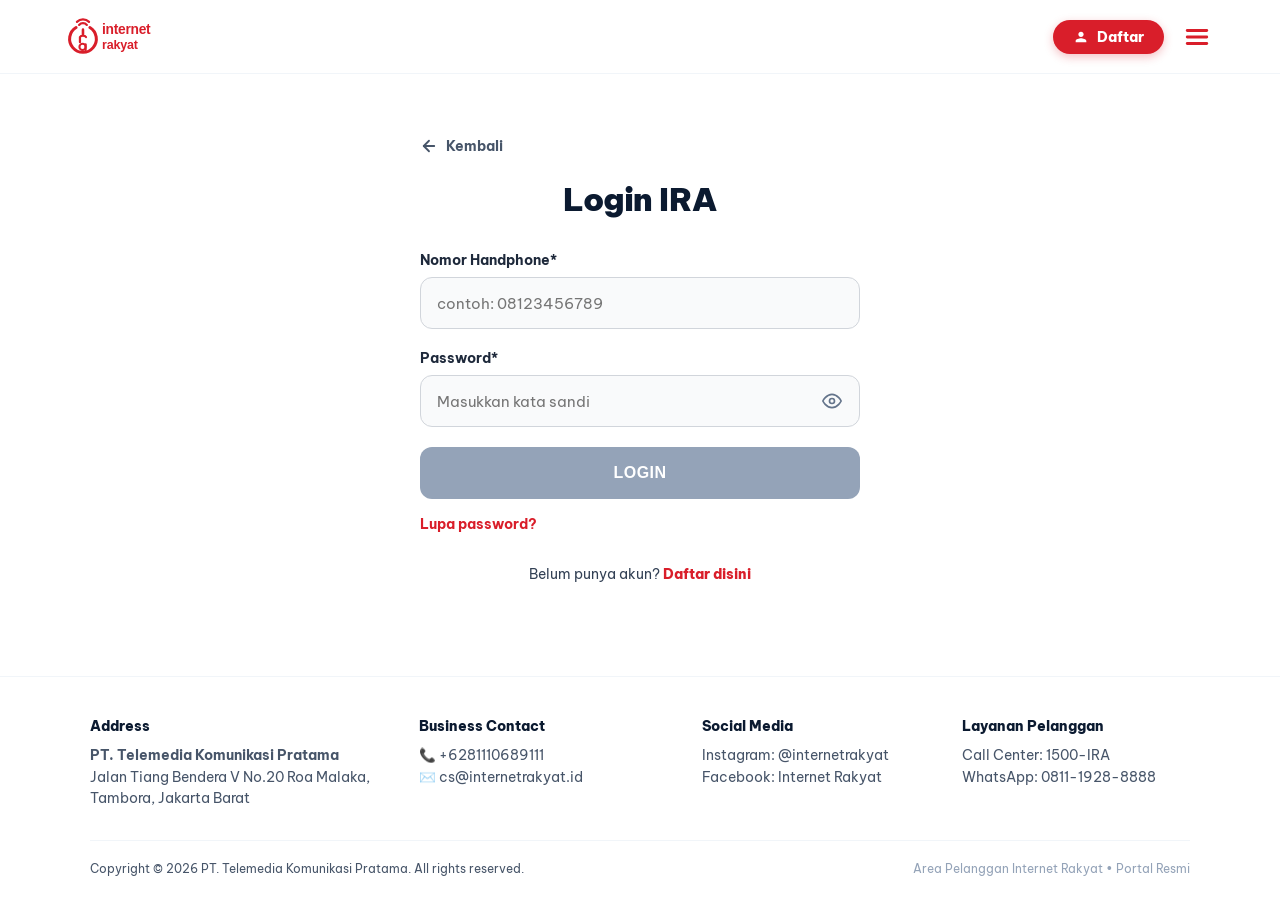
<file: login.html>
<!DOCTYPE html>
<html lang="id">
<head>
  <meta charset="UTF-8">
  <meta name="viewport" content="width=device-width, initial-scale=1">
  <title>Login IRA - Internet Rakyat</title>

  <!-- Favicon -->
  <link rel="icon" type="image/svg+xml" href="assets/images/favicon.svg">

  <!-- Google Fonts: Be Vietnam Pro & Figtree (Official Internet Rakyat Typography) -->
  <link rel="preconnect" href="https://fonts.googleapis.com">
  <link rel="preconnect" href="https://fonts.gstatic.com" crossorigin>
  <link href="https://fonts.googleapis.com/css2?family=Be+Vietnam+Pro:wght@400;500;600;700;800;900&family=Figtree:wght@400;500;600;700;800&display=swap" rel="stylesheet">

  <style>
    :root {
      --primary: #D91E2A;
      --primary-hover: #b81420;
      --navy: #0b1a30;
      --slate-50: #f8fafc;
      --slate-100: #f1f5f9;
      --slate-200: #e2e8f0;
      --slate-400: #94a3b8;
      --slate-600: #475569;
      --slate-700: #334155;
      --slate-800: #1e293b;
      --btn-slate: #94A3B8;
      --font-main: 'Be Vietnam Pro', 'Figtree', -apple-system, BlinkMacSystemFont, 'Segoe UI', Roboto, sans-serif;
    }

    * {
      box-sizing: border-box;
      margin: 0;
      padding: 0;
    }

    body {
      font-family: var(--font-main);
      color: var(--slate-800);
      background-color: #ffffff;
      min-height: 100vh;
      min-height: 100dvh;
      display: flex;
      flex-direction: column;
      -webkit-font-smoothing: antialiased;
    }

    /* ================= HEADER ================= */
    header.login-header {
      width: 100%;
      height: 74px;
      padding: 0 5%;
      display: flex;
      align-items: center;
      justify-content: space-between;
      border-bottom: 1px solid var(--slate-100);
      background: #ffffff;
      position: sticky;
      top: 0;
      z-index: 100;
    }

    .brand-link {
      display: inline-flex;
      align-items: center;
      text-decoration: none;
    }

    .brand-logo-img {
      height: 38px;
      width: auto;
      display: block;
    }

    .login-header-right {
      display: flex;
      align-items: center;
      gap: 14px;
      position: relative;
    }

    /* Tombol Kapsul Merah "Daftar" dengan ikon User */
    .btn-header-daftar {
      display: inline-flex;
      align-items: center;
      gap: 8px;
      background: var(--primary);
      color: #ffffff;
      padding: 8px 20px;
      border-radius: 999px;
      font-size: 14px;
      font-weight: 800;
      text-decoration: none;
      box-shadow: 0 3px 10px rgba(217, 30, 42, 0.28);
      transition: background-color 0.18s, transform 0.18s;
    }

    .btn-header-daftar:hover {
      background: var(--primary-hover);
      transform: translateY(-1px);
    }

    /* Ikon Garis Tiga Merah di sebelah tombol Daftar */
    .btn-hamburger-red {
      background: none;
      border: none;
      cursor: pointer;
      padding: 6px;
      display: inline-flex;
      align-items: center;
      justify-content: center;
      border-radius: 8px;
      color: var(--primary);
      transition: background-color 0.18s;
      outline: none;
    }

    .btn-hamburger-red:hover {
      background: #fef2f2;
    }

    /* Dropdown Menu Header Login */
    .login-dropdown-menu {
      position: absolute;
      top: calc(100% + 14px);
      right: 0;
      width: 230px;
      background: #ffffff;
      border-radius: 16px;
      box-shadow: 0 16px 36px rgba(0, 0, 0, 0.14), 0 0 0 1px rgba(0, 0, 0, 0.06);
      padding: 8px;
      display: flex;
      flex-direction: column;
      gap: 3px;
      z-index: 1000;
      animation: dropDownSlide 0.2s cubic-bezier(0.16, 1, 0.3, 1);
    }

    @keyframes dropDownSlide {
      from { opacity: 0; transform: translateY(-8px); }
      to { opacity: 1; transform: translateY(0); }
    }

    .login-dropdown-item {
      padding: 10px 14px;
      border-radius: 10px;
      font-size: 14px;
      font-weight: 700;
      color: var(--slate-800);
      text-decoration: none;
      transition: all 0.16s ease;
      display: flex;
      align-items: center;
      justify-content: space-between;
    }

    .login-dropdown-item:hover {
      background: #f8fafc;
      color: var(--primary);
    }

    .login-dropdown-item.btn-menu-daftar-action {
      background: #fef2f2;
      color: var(--primary);
      font-weight: 800;
      border: 1px solid #fee2e2;
      margin-top: 4px;
    }

    .login-dropdown-item.btn-menu-daftar-action:hover {
      background: var(--primary);
      color: #ffffff;
      border-color: var(--primary);
    }

    /* ================= MAIN CONTAINER ================= */
    main {
      flex: 1;
      display: flex;
      flex-direction: column;
      align-items: center;
      justify-content: center;
      padding: 40px 20px 70px;
      width: 100%;
    }

    .login-box-wrapper {
      width: 100%;
      max-width: 440px;
      position: relative;
    }

    /* Tombol "<- Kembali" di kiri atas */
    .btn-back-link {
      display: inline-flex;
      align-items: center;
      gap: 8px;
      color: var(--slate-600);
      font-size: 14px;
      font-weight: 700;
      text-decoration: none;
      margin-bottom: 24px;
      transition: color 0.18s, transform 0.18s;
    }

    .btn-back-link:hover {
      color: var(--primary);
      transform: translateX(-3px);
    }

    /* Judul Besar di Tengah: "Login IRA" */
    .login-title-main {
      font-size: 32px;
      font-weight: 900;
      color: var(--navy);
      letter-spacing: -0.5px;
      text-align: center;
      margin-bottom: 32px;
    }

    /* Form Fields */
    .form-group {
      text-align: left;
      margin-bottom: 20px;
    }

    .form-label {
      display: block;
      font-size: 14px;
      font-weight: 700;
      color: var(--slate-800);
      margin-bottom: 8px;
    }

    .input-wrapper {
      position: relative;
    }

    .form-input {
      width: 100%;
      height: 52px;
      padding: 0 16px;
      border: 1.5px solid #d1d5db;
      border-radius: 12px;
      background-color: #f9fafb;
      font-size: 15px;
      font-family: inherit;
      color: var(--slate-800);
      outline: none;
      transition: border-color 0.2s, background-color 0.2s, box-shadow 0.2s;
    }

    .form-input:focus {
      border-color: #2563eb;
      background-color: #ffffff;
      box-shadow: 0 0 0 3.5px rgba(37, 99, 235, 0.14);
    }

    .form-input.is-invalid {
      border-color: #ef4444 !important;
      background-color: #fef2f2 !important;
      box-shadow: 0 0 0 3.5px rgba(239, 68, 68, 0.15) !important;
    }

    /* Password Input with Eye Toggle */
    .password-wrapper {
      position: relative;
    }

    .password-wrapper .form-input {
      padding-right: 48px;
    }

    .btn-toggle-eye {
      position: absolute;
      right: 12px;
      top: 50%;
      transform: translateY(-50%);
      background: none;
      border: none;
      color: #64748b;
      cursor: pointer;
      padding: 6px;
      display: flex;
      align-items: center;
      justify-content: center;
      border-radius: 6px;
      transition: color 0.18s;
    }

    .btn-toggle-eye:hover {
      color: var(--navy);
    }

    /* Error Messages */
    .field-error-msg {
      display: none;
      align-items: center;
      gap: 6px;
      font-size: 12.5px;
      font-weight: 600;
      color: #dc2626;
      margin-top: 7px;
      line-height: 1.4;
      text-align: left;
    }

    .field-error-msg.visible {
      display: flex;
    }

    /* Tombol Utama Lebar Penuh: "LOGIN" */
    .btn-login-main {
      width: 100%;
      height: 52px;
      border-radius: 12px;
      border: none;
      background: var(--btn-slate); /* Abu-abu kebiruan saat kosong */
      color: #ffffff;
      font-size: 16px;
      font-weight: 800;
      letter-spacing: 0.5px;
      cursor: pointer;
      transition: all 0.25s ease;
      display: flex;
      align-items: center;
      justify-content: center;
      margin-top: 6px;
    }

    /* Berubah menjadi Merah Menyala (#D91E2A) saat nomor HP & password sudah diisi */
    .btn-login-main.ready {
      background: var(--primary) !important;
      box-shadow: 0 6px 18px rgba(217, 30, 42, 0.32);
    }

    .btn-login-main.ready:hover {
      background: var(--primary-hover) !important;
      transform: translateY(-1px);
    }

    .btn-login-main:disabled {
      cursor: not-allowed;
      opacity: 0.8;
    }

    /* Tautan Merah Rata Kiri di Bawah Tombol LOGIN: "Lupa password?" */
    .forgot-row-left {
      text-align: left;
      margin-top: 14px;
    }

    .link-forgot-password {
      color: var(--primary);
      font-size: 13.5px;
      font-weight: 700;
      text-decoration: none;
      transition: color 0.18s;
    }

    .link-forgot-password:hover {
      text-decoration: underline;
      color: var(--primary-hover);
    }

    /* Teks di Tengah Bawah: "Belum punya akun? Daftar disini" */
    .register-bottom-text {
      text-align: center;
      margin-top: 32px;
      font-size: 14px;
      color: var(--slate-700);
    }

    .link-register-highlight {
      color: var(--primary);
      font-weight: 800;
      text-decoration: none;
    }

    .link-register-highlight:hover {
      text-decoration: underline;
    }

    /* ================= MODAL LUPA PASSWORD (3 TAHAP MANDIRI) ================= */
    .modal-backdrop-custom {
      position: fixed;
      inset: 0;
      background: rgba(11, 26, 48, 0.6);
      backdrop-filter: blur(6px);
      -webkit-backdrop-filter: blur(6px);
      z-index: 99999;
      display: none;
      align-items: center;
      justify-content: center;
      padding: 16px;
      animation: fadeInModal 0.2s ease;
    }

    @keyframes fadeInModal {
      from { opacity: 0; }
      to { opacity: 1; }
    }

    .modal-card-custom {
      background: #ffffff;
      border-radius: 24px;
      width: 100%;
      max-width: 440px;
      padding: 28px 24px 30px;
      box-shadow: 0 24px 60px rgba(0, 0, 0, 0.25);
      position: relative;
      animation: scaleUpModal 0.25s cubic-bezier(0.16, 1, 0.3, 1);
    }

    @keyframes scaleUpModal {
      from { transform: scale(0.92); opacity: 0; }
      to { transform: scale(1); opacity: 1; }
    }

    .modal-header-row {
      display: flex;
      align-items: flex-start;
      justify-content: space-between;
      margin-bottom: 18px;
    }

    .modal-header-info {
      display: flex;
      align-items: center;
      gap: 12px;
    }

    .modal-header-icon {
      width: 42px;
      height: 42px;
      border-radius: 12px;
      background: #fef2f2;
      color: var(--primary);
      display: flex;
      align-items: center;
      justify-content: center;
      flex-shrink: 0;
    }

    .modal-header-title {
      font-size: 18px;
      font-weight: 800;
      color: var(--navy);
      line-height: 1.25;
    }

    .modal-header-subtitle {
      font-size: 12.5px;
      color: var(--slate-600);
      margin-top: 2px;
    }

    .btn-modal-close {
      background: none;
      border: none;
      font-size: 20px;
      color: #94a3b8;
      cursor: pointer;
      padding: 4px;
      line-height: 1;
      border-radius: 6px;
      transition: color 0.18s;
    }

    .btn-modal-close:hover {
      color: var(--slate-800);
      background: #f1f5f9;
    }

    /* Stepper Bar */
    .modal-stepper-bar {
      display: flex;
      align-items: center;
      justify-content: space-between;
      margin-bottom: 22px;
      background: #f8fafc;
      padding: 8px 14px;
      border-radius: 12px;
      border: 1px solid var(--slate-200);
    }

    .step-badge {
      display: flex;
      align-items: center;
      gap: 6px;
      font-size: 12px;
      font-weight: 700;
      color: #94a3b8;
    }

    .step-badge.active {
      color: var(--primary);
    }

    .step-circle {
      width: 22px;
      height: 22px;
      border-radius: 50%;
      background: #e2e8f0;
      color: #64748b;
      display: flex;
      align-items: center;
      justify-content: center;
      font-size: 11px;
      font-weight: 800;
    }

    .step-badge.active .step-circle {
      background: var(--primary);
      color: #ffffff;
    }

    .step-line-mini {
      flex: 1;
      height: 2px;
      background: #e2e8f0;
      margin: 0 8px;
    }

    .step-line-mini.active {
      background: var(--primary);
    }

    /* Option Cards for Stage 1 */
    .method-card {
      border: 1.5px solid var(--slate-200);
      border-radius: 14px;
      padding: 12px 14px;
      margin-bottom: 12px;
      display: flex;
      align-items: center;
      gap: 12px;
      cursor: pointer;
      transition: all 0.18s ease;
      background: #ffffff;
    }

    .method-card:hover {
      border-color: #cbd5e1;
      background: #f8fafc;
    }

    .method-card.active {
      border-color: var(--primary);
      background: #fef2f2;
      box-shadow: 0 0 0 2px rgba(217, 30, 42, 0.12);
    }

    .method-icon-wrap {
      width: 36px;
      height: 36px;
      border-radius: 10px;
      display: flex;
      align-items: center;
      justify-content: center;
      flex-shrink: 0;
    }

    .method-icon-wa {
      background: #25d366;
      color: #ffffff;
    }

    .method-icon-email {
      background: #ea4335;
      color: #ffffff;
    }

    .method-meta {
      flex: 1;
      text-align: left;
    }

    .method-meta-title {
      font-size: 13.5px;
      font-weight: 800;
      color: var(--navy);
    }

    .method-meta-target {
      font-size: 12px;
      color: var(--slate-600);
      margin-top: 2px;
    }

    .method-radio-dot {
      width: 18px;
      height: 18px;
      border-radius: 50%;
      border: 2px solid #cbd5e1;
      display: flex;
      align-items: center;
      justify-content: center;
      flex-shrink: 0;
    }

    .method-card.active .method-radio-dot {
      border-color: var(--primary);
    }

    .method-card.active .method-radio-dot::after {
      content: '';
      width: 8px;
      height: 8px;
      border-radius: 50%;
      background: var(--primary);
    }

    /* 6 OTP Boxes */
    .modal-otp-grid {
      display: flex;
      align-items: center;
      justify-content: center;
      gap: 8px;
      margin: 18px 0 14px;
    }

    .modal-otp-input {
      width: 44px;
      height: 50px;
      text-align: center;
      font-size: 20px;
      font-weight: 800;
      border: 1.5px solid #d1d5db;
      border-radius: 10px;
      background: #f9fafb;
      outline: none;
      transition: all 0.18s;
    }

    .modal-otp-input:focus {
      border-color: var(--primary);
      background: #ffffff;
      box-shadow: 0 0 0 3px rgba(217, 30, 42, 0.15);
    }

    .modal-otp-dash {
      font-size: 18px;
      font-weight: 800;
      color: #94a3b8;
    }

    /* Quick Demo Button */
    .btn-demo-quick {
      display: inline-flex;
      align-items: center;
      gap: 6px;
      background: #eff6ff;
      border: 1px solid #bfdbfe;
      color: #2563eb;
      padding: 6px 12px;
      border-radius: 8px;
      font-size: 12px;
      font-weight: 700;
      cursor: pointer;
      margin: 8px auto 14px;
      transition: all 0.18s;
    }

    .btn-demo-quick:hover {
      background: #dbeafe;
      color: #1d4ed8;
    }

    .modal-resend-row {
      font-size: 12.5px;
      color: var(--slate-600);
      margin-bottom: 20px;
    }

    .modal-btn-primary {
      width: 100%;
      height: 48px;
      border-radius: 12px;
      border: none;
      background: var(--primary);
      color: #ffffff;
      font-size: 15px;
      font-weight: 800;
      cursor: pointer;
      transition: background 0.18s, transform 0.15s;
      display: flex;
      align-items: center;
      justify-content: center;
      gap: 8px;
    }

    .modal-btn-primary:hover {
      background: var(--primary-hover);
      transform: translateY(-1px);
    }

    /* Modal Success Card */
    .modal-success-box {
      background: #f0fdf4;
      border: 1.5px solid #bbf7d0;
      border-radius: 14px;
      padding: 16px;
      color: #15803d;
      font-size: 13.5px;
      line-height: 1.5;
      text-align: center;
      margin-top: 14px;
      display: none;
    }

    /* ================= FOOTER ================= */
    footer {
      width: 100%;
      border-top: 1px solid var(--slate-100);
      background: #ffffff;
      padding: 40px 5% 24px;
      font-size: 13.5px;
    }

    .footer-grid {
      display: grid;
      grid-template-columns: 1.3fr 1.1fr 1fr 1fr;
      gap: 32px;
      max-width: 1100px;
      margin: 0 auto;
    }

    .footer-col h4 {
      font-size: 14px;
      font-weight: 800;
      color: var(--navy);
      margin-bottom: 10px;
    }

    .footer-col p {
      color: var(--slate-600);
      line-height: 1.6;
    }

    .footer-bottom {
      max-width: 1100px;
      margin: 30px auto 0;
      padding-top: 20px;
      border-top: 1px solid var(--slate-100);
      display: flex;
      justify-content: space-between;
      align-items: center;
      color: var(--slate-600);
      font-size: 12px;
    }

    @media (max-width: 768px) {
      .footer-grid {
        grid-template-columns: 1fr 1fr;
      }
    }

    @media (max-width: 520px) {
      .footer-grid {
        grid-template-columns: 1fr;
      }
      .footer-bottom {
        flex-direction: column;
        gap: 8px;
        text-align: center;
      }
    }
  </style>
</head>
<body>

  <!-- ================= HEADER RESMI LOGIN ================= -->
  <header class="login-header">
    <!-- BrandLogo Resmi Tunggal -->
    <a href="index.html" class="brand-link" aria-label="Internet Rakyat Beranda">
      <img src="assets/images/logo_ira.svg" alt="Internet Rakyat" class="brand-logo-img">
    </a>

    <div class="login-header-right">
      <!-- Tombol Kapsul Merah "Daftar" dengan ikon User -->
      <a href="register.html" class="btn-header-daftar" title="Daftar Akun Baru">
        <svg viewBox="0 0 24 24" width="16" height="16" fill="currentColor">
          <path d="M12 12c2.21 0 4-1.79 4-4s-1.79-4-4-4-4 1.79-4 4 1.79 4 4 4zm0 2c-2.67 0-8 1.34-8 4v2h16v-2c0-2.66-5.33-4-8-4z"/>
        </svg>
        <span>Daftar</span>
      </a>

      <!-- Ikon Garis Tiga Merah -->
      <button type="button" class="btn-hamburger-red" id="loginMenuBtn" onclick="IRAAuth.toggleLoginMenu()" aria-label="Menu Navigasi">
        <svg id="loginBurgerIcon" viewBox="0 0 24 24" width="26" height="26" fill="none" stroke="#D91E2A" stroke-width="2.6" stroke-linecap="round">
          <line x1="3" y1="6" x2="21" y2="6"/>
          <line x1="3" y1="12" x2="21" y2="12"/>
          <line x1="3" y1="18" x2="21" y2="18"/>
        </svg>
        <svg id="loginCloseIcon" viewBox="0 0 24 24" width="26" height="26" fill="none" stroke="#D91E2A" stroke-width="2.6" stroke-linecap="round" style="display:none;">
          <line x1="18" y1="6" x2="6" y2="18"/>
          <line x1="6" y1="6" x2="18" y2="18"/>
        </svg>
      </button>

      <!-- Panel Dropdown Menu Header Login -->
      <div id="loginDropdownMenu" class="login-dropdown-menu" style="display:none;">
        <a href="index.html#paket" class="login-dropdown-item" onclick="IRAAuth.closeLoginMenu()">Paket</a>
        <a href="register.html" class="login-dropdown-item" onclick="IRAAuth.closeLoginMenu()">Alur Pendaftaran</a>
        <a href="index.html#keunggulan" class="login-dropdown-item" onclick="IRAAuth.closeLoginMenu()">Janji Pasti</a>
        <a href="index.html#bantuan" class="login-dropdown-item" onclick="IRAAuth.closeLoginMenu()">Bantuan</a>
        <a href="register.html" class="login-dropdown-item btn-menu-daftar-action" onclick="IRAAuth.closeLoginMenu()">Daftar</a>
      </div>
    </div>
  </header>

  <!-- ================= MAIN LOGIN FORM ================= -->
  <main>
    <div class="login-box-wrapper">
      <!-- Tombol "<- Kembali" di Kiri Atas -->
      <a href="index.html" class="btn-back-link">
        <svg viewBox="0 0 24 24" width="18" height="18" fill="none" stroke="currentColor" stroke-width="2.4" stroke-linecap="round" stroke-linejoin="round">
          <line x1="19" y1="12" x2="5" y2="12"/>
          <polyline points="12 19 5 12 12 5"/>
        </svg>
        <span>Kembali</span>
      </a>

      <!-- Judul Besar di Tengah: "Login IRA" -->
      <h1 class="login-title-main">Login IRA</h1>

      <form id="loginForm" onsubmit="IRAAuth.handleLogin(event)" novalidate>
        <!-- Field Nomor Handphone* -->
        <div class="form-group">
          <label class="form-label" for="phoneInput">Nomor Handphone*</label>
          <div class="input-wrapper">
            <input 
              type="tel" 
              id="phoneInput" 
              class="form-input" 
              placeholder="contoh: 08123456789" 
              autocomplete="tel"
              maxlength="20"
              required
            >
          </div>
          <div id="phoneError" class="field-error-msg" role="alert" aria-live="polite">
            <svg viewBox="0 0 24 24" width="15" height="15" fill="currentColor">
              <path d="M12 2C6.48 2 2 6.48 2 12s4.48 10 10 10 10-4.48 10-10S17.52 2 12 2zm1 15h-2v-2h2v2zm0-4h-2V7h2v6z"/>
            </svg>
            <span id="phoneErrorText">Format nomor tidak valid. Masukkan nomor WhatsApp aktif diawali 08... minimal 10 digit.</span>
          </div>
        </div>

        <!-- Field Password* dengan ikon Mata (Show/Hide) -->
        <div class="form-group">
          <label class="form-label" for="passwordInput">Password*</label>
          <div class="password-wrapper">
            <input 
              type="password" 
              id="passwordInput" 
              class="form-input" 
              placeholder="Masukkan kata sandi" 
              autocomplete="current-password"
              required
            >
            <button type="button" class="btn-toggle-eye" id="btnToggleEye" onclick="IRAAuth.togglePasswordVisibility()" aria-label="Lihat kata sandi" title="Lihat/Sembunyikan kata sandi">
              <svg id="eyeShow" viewBox="0 0 24 24" width="20" height="20" fill="none" stroke="currentColor" stroke-width="2" stroke-linecap="round" stroke-linejoin="round">
                <path d="M1 12s4-8 11-8 11 8 11 8-4 8-11 8-11-8-11-8z"/>
                <circle cx="12" cy="12" r="3"/>
              </svg>
              <svg id="eyeHide" viewBox="0 0 24 24" width="20" height="20" fill="none" stroke="currentColor" stroke-width="2" stroke-linecap="round" stroke-linejoin="round" style="display:none;">
                <path d="M17.94 17.94A10.07 10.07 0 0 1 12 20c-7 0-11-8-11-8a18.45 18.45 0 0 1 5.06-5.94M9.9 4.24A9.12 9.12 0 0 1 12 4c7 0 11 8 11 8a18.5 18.5 0 0 1-2.16 3.19m-6.72-1.07a3 3 0 1 1-4.24-4.24"/>
                <line x1="1" y1="1" x2="23" y2="23"/>
              </svg>
            </button>
          </div>
          <div id="passwordError" class="field-error-msg" role="alert" aria-live="polite">
            <svg viewBox="0 0 24 24" width="15" height="15" fill="currentColor">
              <path d="M12 2C6.48 2 2 6.48 2 12s4.48 10 10 10 10-4.48 10-10S17.52 2 12 2zm1 15h-2v-2h2v2zm0-4h-2V7h2v6z"/>
            </svg>
            <span id="passwordErrorText">Kata sandi minimal 6 karakter.</span>
          </div>
        </div>

        <!-- Tombol Utama Lebar Penuh: "LOGIN" (Abu-abu kebiruan saat kosong, merah menyala saat diisi) -->
        <button type="submit" id="btnLoginSubmit" class="btn-login-main">
          <span id="btnLoginText">LOGIN</span>
        </button>

        <!-- Tautan Merah Rata Kiri di Bawah Tombol LOGIN: "Lupa password?" -->
        <div class="forgot-row-left">
          <a href="#" class="link-forgot-password" onclick="IRAAuth.openForgotModal(event)">Lupa password?</a>
        </div>

        <!-- Teks di Tengah Bawah: "Belum punya akun? Daftar disini" -->
        <p class="register-bottom-text">
          Belum punya akun? <a href="register.html" class="link-register-highlight">Daftar disini</a>
        </p>
      </form>
    </div>
  </main>

  <!-- ================= MODAL ALUR MANDIRI "LUPA PASSWORD?" (3 TAHAP) ================= -->
  <div id="forgotPasswordModal" class="modal-backdrop-custom" onclick="if(event.target === this) IRAAuth.closeForgotModal()">
    <div class="modal-card-custom">
      <!-- Modal Header -->
      <div class="modal-header-row">
        <div class="modal-header-info">
          <div class="modal-header-icon">
            <svg viewBox="0 0 24 24" width="22" height="22" fill="none" stroke="currentColor" stroke-width="2.4" stroke-linecap="round" stroke-linejoin="round">
              <rect x="3" y="11" width="18" height="11" rx="2" ry="2"/>
              <path d="M7 11V7a5 5 0 0 1 10 0v4"/>
            </svg>
          </div>
          <div>
            <h3 class="modal-header-title">Pemulihan Kata Sandi</h3>
            <p class="modal-header-subtitle">Verifikasi mandiri akun Internet Rakyat Anda</p>
          </div>
        </div>
        <button type="button" class="btn-modal-close" onclick="IRAAuth.closeForgotModal()" aria-label="Tutup">✕</button>
      </div>

      <!-- Stepper Indicators: 1. Metode -> 2. Verifikasi -> 3. Sandi Baru -->
      <div class="modal-stepper-bar">
        <div class="step-badge active" id="badgeStep1">
          <span class="step-circle">1</span>
          <span>Metode</span>
        </div>
        <div class="step-line-mini" id="lineStep1"></div>
        <div class="step-badge" id="badgeStep2">
          <span class="step-circle">2</span>
          <span>Verifikasi</span>
        </div>
        <div class="step-line-mini" id="lineStep2"></div>
        <div class="step-badge" id="badgeStep3">
          <span class="step-circle">3</span>
          <span>Sandi Baru</span>
        </div>
      </div>

      <!-- TAHAP 1: PILIH METODE PEMULIHAN -->
      <div id="forgotStage1">
        <div class="form-group">
          <label class="form-label" for="forgotPhoneInput">Nomor Handphone Terdaftar*</label>
          <input 
            type="tel" 
            id="forgotPhoneInput" 
            class="form-input" 
            placeholder="contoh: 08123456789"
            maxlength="20"
          >
          <div id="forgotPhoneError" class="field-error-msg">
            <span id="forgotPhoneErrorText">Nomor handphone tidak valid.</span>
          </div>
        </div>

        <label class="form-label" style="margin-bottom:10px;">Pilih Saluran Kirim Kode Verifikasi:</label>
        
        <!-- Opsi WhatsApp -->
        <div class="method-card active" id="methodCardWa" onclick="IRAAuth.selectForgotMethod('wa')">
          <div class="method-icon-wrap method-icon-wa">
            <svg viewBox="0 0 24 24" width="20" height="20" fill="currentColor">
              <path d="M12.04 2c-5.46 0-9.91 4.45-9.91 9.91 0 1.75.46 3.45 1.32 4.95L2.05 22l5.25-1.38c1.45.79 3.08 1.21 4.74 1.21 5.46 0 9.91-4.45 9.91-9.91 0-2.65-1.03-5.14-2.9-7.01A9.82 9.82 0 0 0 12.04 2z"/>
            </svg>
          </div>
          <div class="method-meta">
            <div class="method-meta-title">WhatsApp Resmi IRA</div>
            <div class="method-meta-target" id="targetWaText">Kirim ke nomor WhatsApp terdaftar</div>
          </div>
          <div class="method-radio-dot"></div>
        </div>

        <!-- Opsi Email / Akun Google -->
        <div class="method-card" id="methodCardEmail" onclick="IRAAuth.selectForgotMethod('email')">
          <div class="method-icon-wrap method-icon-email">
            <svg viewBox="0 0 24 24" width="20" height="20" fill="currentColor">
              <path d="M20 4H4c-1.1 0-1.99.9-1.99 2L2 18c0 1.1.9 2 2 2h16c1.1 0 2-.9 2-2V6c0-1.1-.9-2-2-2zm0 4l-8 5-8-5V6l8 5 8-5v2z"/>
            </svg>
          </div>
          <div class="method-meta">
            <div class="method-meta-title">Email / Akun Google Terdaftar</div>
            <div class="method-meta-target">masum***@gmail.com</div>
          </div>
          <div class="method-radio-dot"></div>
        </div>

        <button type="button" class="modal-btn-primary" onclick="IRAAuth.submitForgotStage1()" style="margin-top:16px;">
          <span>Kirim Kode Verifikasi</span>
        </button>
      </div>

      <!-- TAHAP 2: VERIFIKASI KODE OTP -->
      <div id="forgotStage2" style="display:none; text-align:center;">
        <p style="font-size:13.5px; color:#475569; line-height:1.5;">
          Masukkan 6 digit kode verifikasi yang dikirim ke <strong id="forgotChosenTargetText" style="color:#0b1a30;">WhatsApp</strong>
        </p>

        <!-- 6 OTP Boxes -->
        <div class="modal-otp-grid">
          <input type="text" maxlength="1" class="modal-otp-input" id="fOtp1" oninput="IRAAuth.moveModalOtp(this, 'fOtp2')">
          <input type="text" maxlength="1" class="modal-otp-input" id="fOtp2" oninput="IRAAuth.moveModalOtp(this, 'fOtp3')">
          <input type="text" maxlength="1" class="modal-otp-input" id="fOtp3" oninput="IRAAuth.moveModalOtp(this, 'fOtp4')">
          <span class="modal-otp-dash">-</span>
          <input type="text" maxlength="1" class="modal-otp-input" id="fOtp4" oninput="IRAAuth.moveModalOtp(this, 'fOtp5')">
          <input type="text" maxlength="1" class="modal-otp-input" id="fOtp5" oninput="IRAAuth.moveModalOtp(this, 'fOtp6')">
          <input type="text" maxlength="1" class="modal-otp-input" id="fOtp6">
        </div>

        <!-- Tombol Simulasi Demo (Langsung Isi 123456) -->
        <button type="button" class="btn-demo-quick" onclick="IRAAuth.fillDemoOtp()" title="Klik untuk menguji langsung kode verifikasi">
          ⚡ Kirim Kode (Demo: 123456)
        </button>

        <div id="forgotOtpError" class="field-error-msg" style="justify-content:center; margin-bottom:12px;">
          <span id="forgotOtpErrorText">Kode verifikasi salah atau belum lengkap.</span>
        </div>

        <div class="modal-resend-row">
          Belum menerima kode? Kirim ulang dalam <strong id="forgotCountdownTimer" style="color:#D91E2A;">00:59</strong>
        </div>

        <button type="button" class="modal-btn-primary" onclick="IRAAuth.submitForgotStage2()">
          <span>Verifikasi &amp; Lanjut</span>
        </button>
      </div>

      <!-- TAHAP 3: BUAT KATA SANDI BARU -->
      <div id="forgotStage3" style="display:none;">
        <p style="font-size:13.5px; color:#475569; margin-bottom:18px;">
          Buat kata sandi baru yang aman untuk akun pelanggan Anda.
        </p>

        <div class="form-group">
          <label class="form-label" for="newPasswordInput">Kata Sandi Baru*</label>
          <div class="password-wrapper">
            <input 
              type="password" 
              id="newPasswordInput" 
              class="form-input" 
              placeholder="Minimal 6 karakter"
              required
            >
          </div>
        </div>

        <div class="form-group">
          <label class="form-label" for="confirmPasswordInput">Konfirmasi Kata Sandi Baru*</label>
          <div class="password-wrapper">
            <input 
              type="password" 
              id="confirmPasswordInput" 
              class="form-input" 
              placeholder="Ulangi kata sandi baru"
              required
            >
          </div>
          <div id="newPasswordError" class="field-error-msg">
            <span id="newPasswordErrorText">Kata sandi tidak cocok.</span>
          </div>
        </div>

        <button type="button" class="modal-btn-primary" onclick="IRAAuth.submitForgotStage3()">
          <span>Simpan Kata Sandi</span>
        </button>

        <div id="forgotSuccessBox" class="modal-success-box">
          🎉 <strong>Kata sandi berhasil diperbarui!</strong><br>
          Silakan masuk ke Area Pelanggan menggunakan kata sandi baru Anda.
        </div>
      </div>
    </div>
  </div>

  <!-- ================= FOOTER ================= -->
  <footer>
    <div class="footer-grid">
      <div class="footer-col">
        <h4>Address</h4>
        <p><strong>PT. Telemedia Komunikasi Pratama</strong></p>
        <p>Jalan Tiang Bendera V No.20 Roa Malaka, Tambora, Jakarta Barat</p>
      </div>

      <div class="footer-col">
        <h4>Business Contact</h4>
        <p>📞 +6281110689111</p>
        <p>✉️ cs@internetrakyat.id</p>
      </div>

      <div class="footer-col">
        <h4>Social Media</h4>
        <p>Instagram: @internetrakyat</p>
        <p>Facebook: Internet Rakyat</p>
      </div>

      <div class="footer-col">
        <h4>Layanan Pelanggan</h4>
        <p>Call Center: 1500-IRA</p>
        <p>WhatsApp: 0811-1928-8888</p>
      </div>
    </div>

    <div class="footer-bottom">
      <p>Copyright &copy; 2026 PT. Telemedia Komunikasi Pratama. All rights reserved.</p>
      <span style="color:#94a3b8">Area Pelanggan Internet Rakyat • Portal Resmi</span>
    </div>
  </footer>

  <!-- Script Autentikasi Login & Alur Pemulihan Kata Sandi Mandiri -->
  <script src="assets/js/login.js"></script>
</body>
</html>
</file>
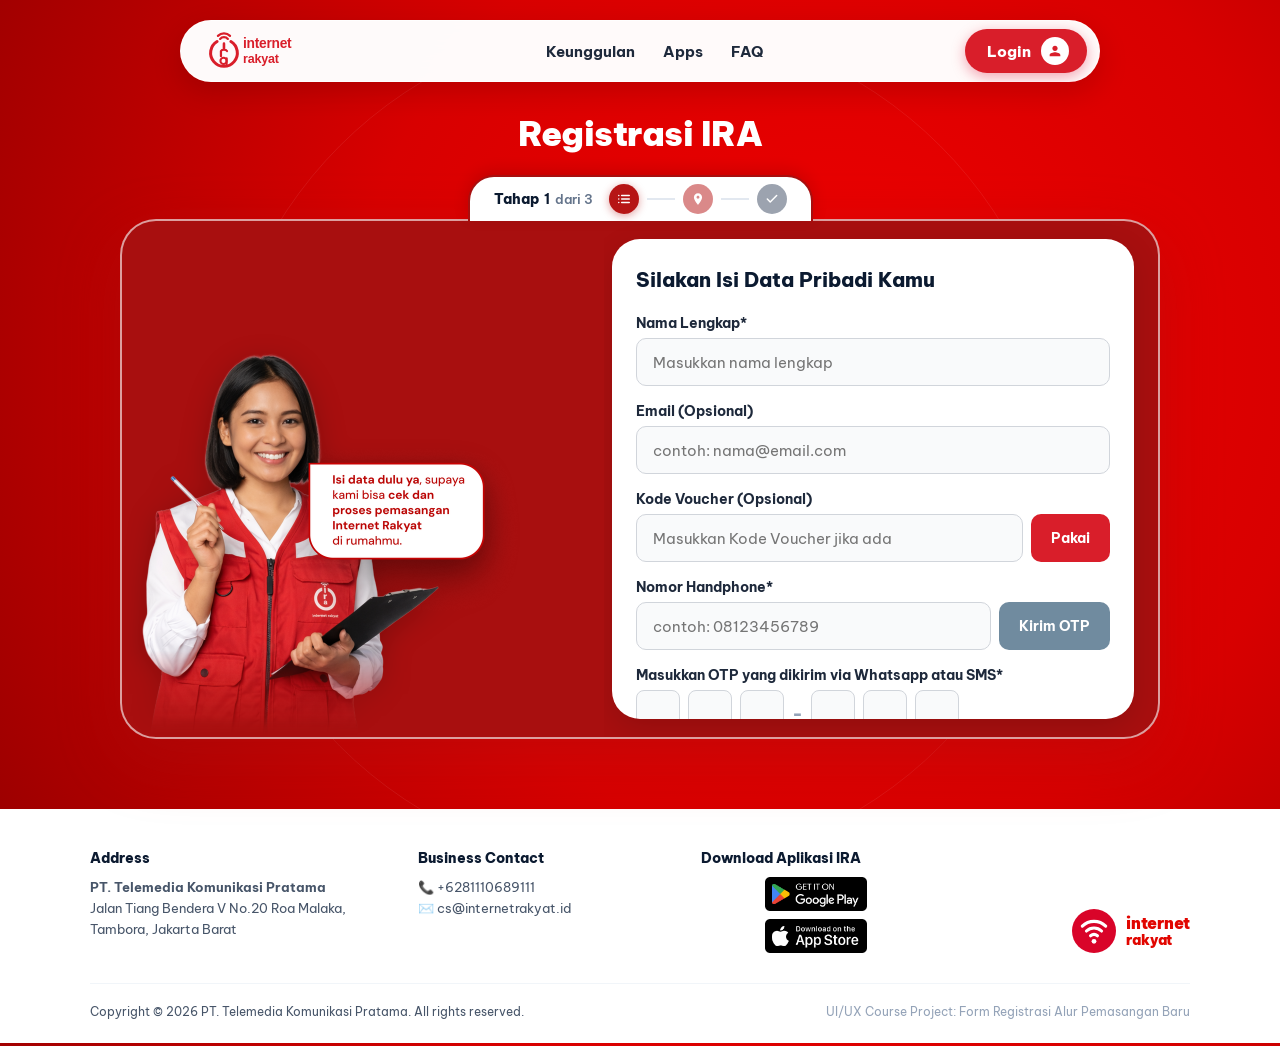
<file: register.html>
<!DOCTYPE html>
<html lang="id">
<head>
  <meta charset="UTF-8">
  <meta name="viewport" content="width=device-width, initial-scale=1">
  <title>Registrasi IRA - Internet Rakyat</title>

  <!-- Favicon -->
  <link rel="icon" type="image/svg+xml" href="assets/images/favicon.svg">

  <!-- Google Fonts: Be Vietnam Pro & Figtree -->
  <link rel="preconnect" href="https://fonts.googleapis.com">
  <link rel="preconnect" href="https://fonts.gstatic.com" crossorigin>
  <link href="https://fonts.googleapis.com/css2?family=Be+Vietnam+Pro:wght@400;500;600;700;800;900&family=Figtree:wght@400;500;600;700;800&display=swap" rel="stylesheet">

  <style>
    :root {
      --primary: #D91E2A;
      --primary-dark: #b80020;
      --navy: #0b1a30;
      --slate-50: #f8fafc;
      --slate-100: #f1f5f9;
      --slate-200: #e2e8f0;
      --slate-400: #94a3b8;
      --slate-600: #475569;
      --slate-800: #1e293b;
      --font-main: 'Be Vietnam Pro', -apple-system, BlinkMacSystemFont, 'Segoe UI', Roboto, sans-serif;
    }

    * {
      box-sizing: border-box;
      margin: 0;
      padding: 0;
    }

    body {
      font-family: var(--font-main);
      color: var(--slate-800);
      background: radial-gradient(circle at 65% 35%, #ef0000 0%, #d80000 45%, #8d0000 100%);
      min-height: 100vh; min-height: 100dvh; overflow-y: auto; -webkit-overflow-scrolling: touch;
      display: flex;
      flex-direction: column;
      -webkit-font-smoothing: antialiased;
      overflow-x: hidden;
    }

    /* ================= NAVBAR ================= */
    .nav-wrapper {
      position: relative;
      width: 100%;
      padding: 20px 20px 0;
      display: flex;
      justify-content: center;
      z-index: 100;
    }

    .navbar-pill {
      background: rgba(255, 255, 255, 0.98);
      backdrop-filter: blur(12px);
      -webkit-backdrop-filter: blur(12px);
      border-radius: 999px;
      padding: 8px 12px 8px 24px;
      display: flex;
      align-items: center;
      justify-content: space-between;
      gap: 32px;
      width: 100%;
      max-width: 920px;
      box-shadow: 0 10px 30px rgba(0, 0, 0, 0.15);
      border: 1px solid rgba(255, 255, 255, 0.8);
    }

    .brand {
      display: flex;
      align-items: center;
      gap: 10px;
      text-decoration: none;
    }

    .brand-text {
      display: flex;
      flex-direction: column;
      line-height: 1.15;
    }

    .brand-text .top { font-size: 16px; font-weight: 900; letter-spacing: -0.3px; color: #E10600; }

    .brand-text .bottom { font-size: 14px; font-weight: 900; letter-spacing: -0.2px; color: #E10600; text-transform: lowercase; }

    .nav-links {
      display: flex;
      align-items: center;
      gap: 28px;
    }

    .nav-links a {
      color: var(--slate-800);
      text-decoration: none;
      font-size: 15px;
      font-weight: 700;
      transition: color 0.2s;
    }

    .nav-links a:hover {
      color: var(--primary);
    }

    .btn-login-pill {
      display: inline-flex;
      align-items: center;
      gap: 10px;
      background: var(--primary);
      color: #ffffff;
      padding: 8px 18px 8px 22px;
      border-radius: 999px;
      font-size: 15px;
      font-weight: 800;
      text-decoration: none;
      box-shadow: 0 4px 14px rgba(217, 4, 41, 0.35);
      transition: transform 0.18s, background-color 0.18s;
    }

    .btn-login-pill:hover {
      background: var(--primary-dark);
      transform: translateY(-1px);
    }

    .user-icon-badge {
      width: 28px;
      height: 28px;
      border-radius: 50%;
      background: #ffffff;
      display: flex;
      align-items: center;
      justify-content: center;
      color: var(--primary);
    }

    /* ================= MAIN WRAPPER ================= */
    main {
      flex: 1;
      padding: 30px 20px 70px;
      display: flex;
      flex-direction: column;
      align-items: center;
      justify-content: center;
      position: relative;
    }

    /* Subtle Radar Signal Waves */
    .signal-arcs {
      position: absolute;
      top: 50%;
      left: 50%;
      transform: translate(-50%, -50%);
      width: 1200px;
      height: 1200px;
      pointer-events: none;
      z-index: 1;
    }

    .arc {
      position: absolute;
      top: 50%;
      left: 50%;
      transform: translate(-50%, -50%);
      border-radius: 50%;
      border: 1.5px solid rgba(255, 255, 255, 0.08);
    }
    .arc.a1 { width: 450px; height: 450px; }
    .arc.a2 { width: 850px; height: 850px; }

    /* Page Heading */
    .regis-title {
      color: #ffffff;
      font-size: 34px;
      font-weight: 900;
      letter-spacing: -0.5px;
      margin-bottom: 20px;
      text-align: center;
      position: relative;
      z-index: 2;
    }

    /* Stepper Tab (Connected directly to top edge of the card) */
    .stepper-tab-wrapper {
      display: flex;
      justify-content: center;
      width: 100%;
      max-width: 1040px;
      position: relative;
      z-index: 10;
      margin-bottom: -2px;
    }

    .stepper-tab {
      background: #ffffff;
      border-radius: 26px 26px 0 0;
      border: 2.5px solid #a80f0f;
      border-bottom: none;
      padding: 7px 24px;
      display: inline-flex;
      align-items: center;
      gap: 16px;
      box-shadow: 0 -4px 16px rgba(0, 0, 0, 0.12);
    }

    .stepper-label {
      font-size: 14px;
      font-weight: 800;
      color: #0b1a30;
      display: flex;
      align-items: center;
      gap: 5px;
    }

    .stepper-label span {
      font-size: 13px;
      font-weight: 600;
      color: #64748b;
    }

    .stepper-dots {
      display: flex;
      align-items: center;
      gap: 8px;
    }

    .step-dot {
      width: 30px;
      height: 30px;
      border-radius: 50%;
      display: flex;
      align-items: center;
      justify-content: center;
      background: #9ca3af;
      color: #ffffff;
      transition: all 0.25s ease;
      cursor: pointer;
    }

    .step-dot.active {
      background: #b61515;
      box-shadow: 0 2px 8px rgba(182, 21, 21, 0.4);
    }

    .step-dot.done {
      background: #15803d;
    }

    .step-dot.muted-active {
      background: #b61515;
      opacity: 0.5;
    }

    .step-line {
      width: 28px;
      height: 2px;
      background: #e2e8f0;
      transition: background 0.3s ease;
    }

    .step-line.active {
      background: #b61515;
    }

    /* ================= REGISTRATION MAIN CARD ================= */
    .regis-card {
      width: 100%;
      max-width: 1040px;
      height: 520px;
      background: #a80f0f;
      border-radius: 36px;
      box-shadow: 0 20px 60px rgba(164, 18, 18, 0.4);
      border: 2px solid rgba(255, 255, 255, 0.6);
      display: grid;
      grid-template-columns: 1fr 1.15fr;
      overflow: hidden;
      position: relative;
      z-index: 2;
    }

    /* Left Side: Model & Official Speech Bubble (In image) */
    .regis-left {
      position: relative;
      height: 100%;
      overflow: hidden;
    }

    .girl-visual {
      position: absolute;
      bottom: 0;
      left: 0;
      width: 400px;
      line-height: 0;
      z-index: 2;
      pointer-events: none;
    }

    .girl-visual img {
      width: 100%;
      height: auto;
      display: block;
      -webkit-mask-image: linear-gradient(to bottom, rgba(0,0,0,1) 80%, rgba(0,0,0,0) 100%);
      mask-image: linear-gradient(to bottom, rgba(0,0,0,1) 80%, rgba(0,0,0,0) 100%);
      filter: drop-shadow(0 6px 14px rgba(0, 0, 0, 0.22));
    }

    /* Right Side: White Inner Card with scrolling */
    .regis-right-wrap {
      height: 100%;
      padding: 20px 24px 20px 8px;
      display: flex;
      align-items: center;
      justify-content: center;
      overflow: hidden;
    }

    .regis-right {
      background: #ffffff;
      border-radius: 28px;
      width: 100%;
      height: 480px;
      max-height: 480px;
      padding: 28px 24px 30px;
      display: flex;
      flex-direction: column;
      box-shadow: 0 10px 30px rgba(0, 0, 0, 0.12);
      overflow-y: auto;
    }

    /* Custom Webkit Scrollbar (Identical to Web Asli) */
    .regis-right::-webkit-scrollbar {
      width: 7px;
    }

    .regis-right::-webkit-scrollbar-track {
      background: #f1f5f9;
      border-radius: 999px;
    }

    .regis-right::-webkit-scrollbar-thumb {
      background: #94a3b8;
      border-radius: 999px;
    }

    .regis-right::-webkit-scrollbar-thumb:hover {
      background: #64748b;
    }

    .form-title {
      font-size: 20px;
      font-weight: 800;
      color: var(--navy);
      margin-bottom: 22px;
    }

    .form-field {
      margin-bottom: 16px;
    }

    .field-label {
      display: block;
      font-size: 13.5px;
      font-weight: 700;
      color: var(--slate-800);
      margin-bottom: 6px;
    }

    .field-input {
      width: 100%;
      height: 48px;
      padding: 0 16px;
      border: 1.5px solid #d1d5db;
      border-radius: 10px;
      background: #f9fafb;
      font-size: 14.5px;
      font-family: inherit;
      color: var(--slate-800);
      outline: none;
      transition: all 0.2s;
    }

    .field-input:focus {
      border-color: #2563eb;
      background: #ffffff;
      box-shadow: 0 0 0 3px rgba(37, 99, 235, 0.12);
    }

    .error-msg {
      color: var(--primary);
      font-size: 12px;
      font-weight: 600;
      margin-top: 5px;
      display: none;
    }

    .field-input.is-invalid {
      border-color: #ef4444 !important;
      background-color: #fef2f2 !important;
      box-shadow: 0 0 0 3px rgba(239, 68, 68, 0.15) !important;
    }

    .error-msg.visible {
      display: block;
    }

    /* Input with Action Button (Voucher & OTP) */
    .input-action-row {
      display: flex;
      gap: 8px;
    }

    .btn-action-inline {
      flex-shrink: 0;
      padding: 0 20px;
      height: 48px;
      border-radius: 10px;
      border: none;
      background: var(--primary);
      color: #ffffff;
      font-size: 14px;
      font-weight: 700;
      font-family: inherit;
      cursor: pointer;
      transition: background 0.2s, transform 0.1s;
    }

    .btn-action-inline:hover {
      background: var(--primary-dark);
    }

    .btn-action-inline.secondary {
      background: #708b9f;
    }

    .btn-action-inline.secondary:hover {
      background: #486581;
    }

    /* 6 OTP Boxes */
    .otp-wrapper {
      display: flex;
      align-items: center;
      gap: 8px;
      margin-top: 4px;
    }

    .otp-box {
      width: 44px;
      height: 48px;
      text-align: center;
      font-size: 18px;
      font-weight: 800;
      border: 1.5px solid #d1d5db;
      border-radius: 8px;
      background: #f9fafb;
      outline: none;
      transition: all 0.2s;
    }

    .otp-box:focus {
      border-color: var(--primary);
      background: #ffffff;
      box-shadow: 0 0 0 3px rgba(217, 4, 41, 0.15);
    }

    .otp-dash {
      font-size: 18px;
      font-weight: 800;
      color: #94a3b8;
    }

    .otp-status {
      display: flex;
      align-items: center;
      gap: 6px;
      font-size: 12px;
      font-weight: 600;
      color: var(--primary);
      margin-top: 6px;
    }

    .otp-status.verified {
      color: #15803d;
    }

    .btn-submit-regis {
      width: 100%;
      height: 50px;
      margin-top: 18px;
      border-radius: 10px;
      border: none;
      background: var(--primary);
      color: #ffffff;
      font-size: 16px;
      font-weight: 800;
      font-family: inherit;
      cursor: pointer;
      box-shadow: 0 6px 18px rgba(217, 4, 41, 0.35);
      transition: all 0.2s;
    }

    .btn-submit-regis:hover {
      background: var(--primary-dark);
      transform: translateY(-1px);
    }

    .login-helper {
      text-align: center;
      margin-top: 14px;
      font-size: 13px;
      color: var(--slate-600);
    }

    .login-helper a {
      color: var(--primary);
      font-weight: 700;
      text-decoration: none;
    }

    .login-helper a:hover {
      text-decoration: underline;
    }

    /* Modal Success / Coverage Result */
    .success-alert {
      display: none;
      padding: 16px;
      border-radius: 12px;
      background: #f0fdf4;
      border: 1.5px solid #bbf7d0;
      color: #15803d;
      margin-top: 14px;
      font-size: 13.5px;
      line-height: 1.5;
    }

    /* ================= FOOTER ================= */
    footer {
      background: #ffffff;
      padding: 40px 5% 24px;
      font-size: 13px;
    }

    .footer-grid {
      display: grid;
      grid-template-columns: 1.3fr 1.1fr 1fr 1fr;
      gap: 30px;
      max-width: 1100px;
      margin: 0 auto;
    }

    .footer-col h4 {
      font-size: 14px;
      font-weight: 800;
      color: var(--navy);
      margin-bottom: 10px;
    }

    .footer-col p {
      color: var(--slate-600);
      line-height: 1.6;
    }

    .store-badges {
      display: flex;
      flex-direction: column;
      gap: 8px;
    }

    .store-badges img {
      height: 34px;
      width: auto;
      object-fit: contain;
    }

    .footer-bottom {
      max-width: 1100px;
      margin: 30px auto 0;
      padding-top: 20px;
      border-top: 1px solid var(--slate-100);
      display: flex;
      justify-content: space-between;
      align-items: center;
      color: var(--slate-600);
      font-size: 12px;
    }

        /* Responsive */
    @media (max-width: 900px) {
      .stepper-tab-wrapper {
        margin-bottom: 14px;
        position: relative;
        z-index: 20;
      }
      .stepper-tab {
        border-radius: 999px;
        border: 1px solid rgba(255, 255, 255, 0.4);
        box-shadow: 0 6px 20px rgba(0, 0, 0, 0.15);
        padding: 8px 22px;
      }
      .regis-card {
        grid-template-columns: 1fr;
        height: auto;
        max-width: 480px;
        background: transparent;
        border: none;
        box-shadow: none;
        overflow: visible;
        margin: 0 auto;
      }
      .regis-left {
        height: auto;
        display: flex;
        align-items: flex-end;
        justify-content: center;
        overflow: visible;
        position: relative;
        margin-bottom: -36px;
        z-index: 1;
      }
      .girl-visual {
        position: relative;
        width: 290px;
        line-height: 0;
        left: auto;
        bottom: 0;
        transform: translateX(18px);
        margin: 0 auto;
        z-index: 1;
        pointer-events: none;
      }
      .girl-visual img {
        width: 100%;
        height: auto;
        display: block;
        -webkit-mask-image: none;
        mask-image: none;
        filter: drop-shadow(0 8px 18px rgba(0, 0, 0, 0.25));
      }
      .regis-right-wrap {
        padding: 0 10px 30px;
        position: relative;
        z-index: 10;
        height: auto;
        overflow: visible;
      }
      .regis-right {
        background: #ffffff;
        border-radius: 28px;
        width: 100%;
        height: auto;
        max-height: none;
        padding: 28px 22px 34px;
        box-shadow: 0 16px 40px rgba(0, 0, 0, 0.25);
        overflow: visible;
      }
      .footer-grid {
        grid-template-columns: 1fr 1fr;
      }
    }

    @media (max-width: 580px) {
      .nav-links {
        display: none;
      }
      .otp-box {
        width: 36px;
        height: 44px;
        font-size: 16px;
      }
      .footer-grid {
        grid-template-columns: 1fr;
      }
      .footer-bottom {
        flex-direction: column;
        text-align: center;
        gap: 10px;
      }
    }
  
    /* ================= REALISTIC WHATSAPP PUSH NOTIFICATION SIMULATION ================= */
    .wa-push-banner {
      position: fixed;
      top: -140px;
      left: 50%;
      transform: translateX(-50%);
      width: 92%;
      max-width: 420px;
      background: rgba(255, 255, 255, 0.98);
      backdrop-filter: blur(16px);
      -webkit-backdrop-filter: blur(16px);
      border-radius: 20px;
      padding: 14px 16px;
      box-shadow: 0 16px 40px rgba(0, 0, 0, 0.28), 0 0 0 1px rgba(0, 0, 0, 0.08);
      display: flex;
      align-items: flex-start;
      gap: 12px;
      z-index: 999999;
      cursor: pointer;
      transition: top 0.45s cubic-bezier(0.175, 0.885, 0.32, 1.275), opacity 0.3s;
      opacity: 0;
      font-family: -apple-system, BlinkMacSystemFont, "Segoe UI", Roboto, sans-serif;
    }

    .wa-push-banner.visible {
      top: 18px;
      opacity: 1;
    }

    .wa-push-icon {
      width: 38px;
      height: 38px;
      background: #25d366;
      border-radius: 10px;
      display: flex;
      align-items: center;
      justify-content: center;
      flex-shrink: 0;
      box-shadow: 0 3px 10px rgba(37, 211, 102, 0.4);
    }

    .wa-push-content {
      flex: 1;
      min-width: 0;
    }

    .wa-push-header {
      display: flex;
      justify-content: space-between;
      align-items: center;
      margin-bottom: 2px;
    }

    .wa-push-app {
      font-size: 10.5px;
      font-weight: 800;
      letter-spacing: 0.6px;
      color: #64748b;
    }

    .wa-push-time {
      font-size: 11px;
      color: #94a3b8;
    }

    .wa-push-sender {
      font-size: 13.5px;
      font-weight: 800;
      color: #0f172a;
      margin-bottom: 2px;
    }

    .wa-push-body {
      font-size: 12px;
      color: #334155;
      line-height: 1.45;
    }

    .wa-otp-highlight {
      display: inline-block;
      background: #fee2e2;
      color: #b91c1c;
      font-size: 14px;
      font-weight: 900;
      padding: 1px 7px;
      border-radius: 6px;
      letter-spacing: 1.2px;
    }

    .wa-push-action-tip {
      font-size: 11px;
      font-weight: 700;
      color: #15803d;
      margin-top: 6px;
      display: flex;
      align-items: center;
      gap: 4px;
    }

    .wa-push-close {
      background: none;
      border: none;
      font-size: 14px;
      color: #94a3b8;
      cursor: pointer;
      padding: 2px 6px;
      border-radius: 4px;
      line-height: 1;
    }

    .wa-push-close:hover {
      color: #334155;
      background: #f1f5f9;
    }


    /* Mobile Virtual Keyboard Stability & Clearance Fixes */
    @media (max-width: 900px) {
      .nav-wrapper {
        padding: 14px 16px 0;
        margin-bottom: 8px;
        position: relative;
        z-index: 50;
      }
      .regis-title {
        font-size: 26px;
        margin-bottom: 10px;
        margin-top: 6px;
      }
      .stepper-tab-wrapper {
        margin-bottom: 12px;
        position: relative;
        z-index: 20;
      }
      .regis-left {
        /* Adequate clearance so model head & speech bubble never get cut off */
        margin-top: 4px;
        margin-bottom: -32px;
      }
      .field-input, .otp-box {
        /* Prevents iOS / Android automatic viewport zoom on input focus */
        font-size: 16px !important;
      }
      .regis-right {
        /* Flexible scrolling container when virtual keyboard pops up */
        overflow-y: visible !important;
      }
    }

</style>
</head>
<body>

  <!-- Simulated WhatsApp Push Notification Banner -->
  <div id="waNotificationBanner" class="wa-push-banner" onclick="handleNotificationClick()" title="Klik untuk mengisi kode otomatis">
    <div class="wa-push-icon">
      <svg viewBox="0 0 24 24" width="22" height="22" fill="#ffffff">
        <path d="M12.04 2c-5.46 0-9.91 4.45-9.91 9.91 0 1.75.46 3.45 1.32 4.95L2.05 22l5.25-1.38c1.45.79 3.08 1.21 4.74 1.21 5.46 0 9.91-4.45 9.91-9.91 0-2.65-1.03-5.14-2.9-7.01A9.82 9.82 0 0 0 12.04 2z"/>
      </svg>
    </div>
    <div class="wa-push-content">
      <div class="wa-push-header">
        <span class="wa-push-app">WHATSAPP</span>
        <span class="wa-push-time">baru saja</span>
      </div>
      <div class="wa-push-sender">Internet Rakyat Official</div>
      <div class="wa-push-body">
        Kode OTP verifikasi Anda: <strong id="waOtpCode" class="wa-otp-highlight">123456</strong>. Jangan bagikan ke siapapun.
      </div>
      <div class="wa-push-action-tip">
        👉 Ketuk notifikasi ini untuk Tempel Otomatis
      </div>
    </div>
    <button type="button" class="wa-push-close" onclick="event.stopPropagation(); dismissNotification()">✕</button>
  </div>


  <!-- ================= FLOATING NAVBAR ================= -->
  <header class="nav-wrapper">
    <div class="navbar-pill">
      <a class="brand" href="index.html" aria-label="Internet Rakyat Beranda">
        <img src="assets/images/logo_ira.svg" alt="Internet Rakyat" height="38" style="display:block;">
      </a>

      <nav class="nav-links">
        <a href="index.html#keunggulan">Keunggulan</a>
        <a href="index.html#apps">Apps</a>
        <a href="index.html#faq">FAQ</a>
      </nav>

      <a href="login.html" class="btn-login-pill" title="Sudah punya akun? Login di sini">
        <span>Login</span>
        <div class="user-icon-badge">
          <svg viewBox="0 0 24 24" width="16" height="16" fill="currentColor">
            <path d="M12 12c2.21 0 4-1.79 4-4s-1.79-4-4-4-4 1.79-4 4 1.79 4 4 4zm0 2c-2.67 0-8 1.34-8 4v2h16v-2c0-2.66-5.33-4-8-4z"/>
          </svg>
        </div>
      </a>
    </div>
  </header>

  <!-- ================= MAIN REGISTRATION ================= -->
  <main>
    <div class="signal-arcs" aria-hidden="true">
      <div class="arc a1"></div>
      <div class="arc a2"></div>
    </div>

    <h1 class="regis-title">Registrasi IRA</h1>

    <!-- Stepper Tab (Directly connected to the top edge of the card) -->
    <div class="stepper-tab-wrapper">
      <div class="stepper-tab">
        <div class="stepper-label" id="stepLabel">
          Tahap <strong id="stepNum">1</strong> <span>dari 3</span>
        </div>
        <div class="stepper-dots">
          <!-- Step 1: List lines icon -->
          <div class="step-dot active" id="dot1" title="Formulir Data">
            <svg viewBox="0 0 24 24" width="14" height="14" fill="none" stroke="currentColor" stroke-width="2.6" stroke-linecap="round" stroke-linejoin="round">
              <line x1="8" y1="6" x2="21" y2="6"/>
              <line x1="8" y1="12" x2="21" y2="12"/>
              <line x1="8" y1="18" x2="21" y2="18"/>
              <line x1="3" y1="6" x2="3.01" y2="6"/>
              <line x1="3" y1="12" x2="3.01" y2="12"/>
              <line x1="3" y1="18" x2="3.01" y2="18"/>
            </svg>
          </div>
          <div class="step-line" id="line1"></div>
          <!-- Step 2: Location pin icon -->
          <div class="step-dot muted-active" id="dot2" title="Peta Lokasi">
            <svg viewBox="0 0 24 24" width="14" height="14" fill="currentColor">
              <path d="M12 2C8.13 2 5 5.13 5 9c0 5.25 7 13 7 13s7-7.75 7-13c0-3.87-3.13-7-7-7zm0 9.5c-1.38 0-2.5-1.12-2.5-2.5s1.12-2.5 2.5-2.5 2.5 1.12 2.5 2.5-1.12 2.5-2.5 2.5z"/>
            </svg>
          </div>
          <div class="step-line" id="line2"></div>
          <!-- Step 3: Checklist icon -->
          <div class="step-dot" id="dot3" title="Ringkasan & Kirim">
            <svg viewBox="0 0 24 24" width="14" height="14" fill="none" stroke="currentColor" stroke-width="2.6" stroke-linecap="round" stroke-linejoin="round">
              <polyline points="20 6 9 17 4 12"/>
            </svg>
          </div>
        </div>
      </div>
    </div>

    <!-- Main Card Container -->
    <div class="regis-card">

      <!-- Kolom Kiri: Visual Model (Balon Percakapan Asli Sudah Menyatu di Gambar HD) -->
      <div class="regis-left">
        <div class="girl-visual">
          <img id="modelImg" src="assets/images/person_reg_1_hd.png" alt="Petugas Layanan Internet Rakyat">
        </div>
      </div>

      <!-- Kolom Kanan: Form Pendaftaran (Scrollable) -->
      <div class="regis-right-wrap">
        <div class="regis-right">
          <div id="stepContent1">
            <h2 class="form-title">Silakan Isi Data Pribadi Kamu</h2>

          <form id="regisForm" onsubmit="handleNextStep(event)">
            <!-- Nama Lengkap -->
            <div class="form-field">
              <label class="field-label" for="regNama">Nama Lengkap*</label>
              <input type="text" id="regNama" class="field-input" placeholder="Masukkan nama lengkap" required>
              <span class="error-msg" id="errNama">Nama Lengkap wajib diisi.</span>
            </div>

            <!-- Email (Opsional) -->
            <div class="form-field">
              <label class="field-label" for="regEmail">Email (Opsional)</label>
              <input type="email" id="regEmail" class="field-input" placeholder="contoh: nama@email.com">
            </div>

            <!-- Kode Voucher (Opsional) -->
            <div class="form-field">
              <label class="field-label" for="regVoucher">Kode Voucher (Opsional)</label>
              <div class="input-action-row">
                <input type="text" id="regVoucher" class="field-input" placeholder="Masukkan Kode Voucher jika ada">
                <button type="button" class="btn-action-inline" onclick="applyVoucher()">Pakai</button>
              </div>
              <span id="voucherMsg" style="font-size:12px;color:#15803d;display:none;margin-top:4px;font-weight:600">✓ Voucher hemat Rp 50.000 berhasil digunakan!</span>
            </div>

            <!-- Nomor Handphone* -->
            <div class="form-field">
              <label class="field-label" for="regPhone">Nomor Handphone*</label>
              <div class="input-action-row">
                <input type="tel" id="regPhone" class="field-input" placeholder="contoh: 08123456789" required autocomplete="tel">
                <button type="button" class="btn-action-inline secondary" id="btnSendOtp" onclick="sendOtp()">Kirim OTP</button>
              </div>
              <span class="error-msg" id="errPhone">Nomor Ponsel wajib diisi.</span>
            </div>

            <!-- Masukkan OTP -->
            <div class="form-field">
              <label class="field-label">Masukkan OTP yang dikirim via Whatsapp atau SMS*</label>
              <div class="otp-wrapper">
                <input type="text" class="otp-box" maxlength="1" id="otp1" oninput="moveOtp(this, 'otp2')">
                <input type="text" class="otp-box" maxlength="1" id="otp2" oninput="moveOtp(this, 'otp3')">
                <input type="text" class="otp-box" maxlength="1" id="otp3" oninput="moveOtp(this, 'otp4')">
                <span class="otp-dash">-</span>
                <input type="text" class="otp-box" maxlength="1" id="otp4" oninput="moveOtp(this, 'otp5')">
                <input type="text" class="otp-box" maxlength="1" id="otp5" oninput="moveOtp(this, 'otp6')">
                <input type="text" class="otp-box" maxlength="1" id="otp6" oninput="checkOtpFull()">
              </div>
              <div class="otp-status" id="otpStatus" style="display:none">
                <span>✓ OTP Berhasil Terverifikasi</span>
              </div>
            </div>

            <button type="submit" class="btn-submit-regis" id="btnNext">
              Selanjutnya
            </button>

            <p class="login-helper">
              Sudah punya akun pelanggan? <a href="login.html">Login disini</a>
            </p>

            <div class="success-alert" id="successBox">
              🎉 <strong>Registrasi Berhasil Diproses!</strong><br>
              Data pemasangan Anda sedang diverifikasi teknisi. Anda langsung dialihkan ke Area Pelanggan...
            </div>
          </form>
        </div>
      </div>
    </div>

    </div>
  </main>

  <!-- ================= FOOTER ================= -->
  <footer>
    <div class="footer-grid">
      <div class="footer-col">
        <h4>Address</h4>
        <p><strong>PT. Telemedia Komunikasi Pratama</strong></p>
        <p>Jalan Tiang Bendera V No.20 Roa Malaka, Tambora, Jakarta Barat</p>
      </div>

      <div class="footer-col">
        <h4>Business Contact</h4>
        <p>📞 +6281110689111</p>
        <p>✉️ cs@internetrakyat.id</p>
      </div>

      <div class="footer-col">
        <h4>Download Aplikasi IRA</h4>
        <div class="store-badges">
          <img src="assets/images/google_play.png" alt="Google Play">
          <img src="assets/images/app_store.png" alt="App Store">
        </div>
      </div>

      <div class="footer-col" style="display:flex;align-items:flex-end;justify-content:flex-end">
        <div style="display:flex;align-items:center;gap:10px">
          <svg viewBox="0 0 64 64" width="44" height="44">
            <circle cx="32" cy="32" r="32" fill="#d90429"/>
            <path d="M15 25a24 24 0 0 1 34 0" stroke="#ffffff" stroke-width="4.5" stroke-linecap="round" fill="none"/>
            <path d="M21 32a16 16 0 0 1 22 0" stroke="#ffffff" stroke-width="4.5" stroke-linecap="round" fill="none"/>
            <path d="M27 39a8 8 0 0 1 10 0" stroke="#ffffff" stroke-width="4.5" stroke-linecap="round" fill="none"/>
            <circle cx="32" cy="47" r="3.5" fill="#ffffff"/>
          </svg>
          <div class="brand-text">
            <span class="top">internet</span>
            <span class="bottom">rakyat</span>
          </div>
        </div>
      </div>
    </div>

    <div class="footer-bottom">
      <p>Copyright &copy; 2026 PT. Telemedia Komunikasi Pratama. All rights reserved.</p>
      <span style="color:#94a3b8">UI/UX Course Project: Form Registrasi Alur Pemasangan Baru</span>
    </div>
  </footer>

  <!-- Shared Authentication Module -->
  <script src="assets/js/login.js"></script>
  <script>
    function applyVoucher() {
      const code = document.getElementById('regVoucher').value.trim();
      const msg = document.getElementById('voucherMsg');
      if (code) {
        msg.style.display = 'block';
        msg.innerText = `✓ Voucher "${code}" aktif! Diskon tagihan awal berhasil diterapkan.`;
      }
    }

    let currentGeneratedOtp = '';
    let countdownInterval = null;

    
    // KETENTUAN 5: Sanitasi dan normalisasi otomatis input nomor HP (+62 / 62 -> 08...)
    function sanitizeIndonesianPhone(phone) {
      if (!phone) return '';
      var str = String(phone).trim();
      var clean = str.replace(/[\s\-\(\)\.]/g, '');
      if (clean.indexOf('+62') === 0) {
        clean = '0' + clean.slice(3);
      } else if (clean.indexOf('62') === 0 && clean.length > 4) {
        clean = '0' + clean.slice(2);
      }
      clean = clean.replace(/\D/g, '');
      return clean;
    }

    const regPhoneInput = document.getElementById('regPhone');
    if (regPhoneInput) {
      regPhoneInput.setAttribute('maxlength', '20');

      regPhoneInput.addEventListener('paste', function(e) {
        const pasteText = (e.clipboardData || window.clipboardData).getData('text');
        if (pasteText) {
          e.preventDefault();
          const sanitized = sanitizeIndonesianPhone(pasteText);
          regPhoneInput.value = sanitized;
          regPhoneInput.classList.remove('is-invalid');
          const err = document.getElementById('errPhone');
          if (err) err.classList.remove('visible');
        }
      });

      regPhoneInput.addEventListener('input', function() {
        let val = regPhoneInput.value;
        if (val.includes('+') || val.includes(' ') || val.includes('-') || (val.startsWith('62') && val.length >= 4)) {
          const cleaned = sanitizeIndonesianPhone(val);
          if (cleaned && cleaned !== val) {
            regPhoneInput.value = cleaned;
          }
        }
        regPhoneInput.classList.remove('is-invalid');
        const err = document.getElementById('errPhone');
        if (err) err.classList.remove('visible');
      });
    }

    function sendOtp() {
      const phoneInput = document.getElementById('regPhone');
      const phone = phoneInput ? sanitizeIndonesianPhone(phoneInput.value) : '';
      if (phoneInput && phone) phoneInput.value = phone;
      const errPhone = document.getElementById('errPhone');
      const btn = document.getElementById('btnSendOtp');

      const validation = (window.IRAAuth && window.IRAAuth.validateIndonesianPhone)
        ? window.IRAAuth.validateIndonesianPhone(phone)
        : { isValid: phone.length >= 10 && phone.startsWith('08'), message: 'Format nomor tidak valid. Masukkan nomor WhatsApp aktif diawali 08... minimal 10 digit.' };

      if (!validation.isValid) {
        errPhone.innerText = validation.message;
        errPhone.classList.add('visible');
        if (phoneInput) {
          phoneInput.classList.add('is-invalid');
          phoneInput.focus();
        }
        return;
      }
      errPhone.classList.remove('visible');
      if (phoneInput) phoneInput.classList.remove('is-invalid');

      // Generate random 6-digit OTP
      currentGeneratedOtp = Math.floor(100000 + Math.random() * 900000).toString();

      // Clear previous inputs
      for (let i = 1; i <= 6; i++) {
        document.getElementById('otp' + i).value = '';
      }
      const status = document.getElementById('otpStatus');
      status.style.display = 'none';

      // Visual feedback on button
      btn.disabled = true;
      let countdown = 60;
      btn.innerText = `Kirim Ulang (${countdown}s)`;

      if (countdownInterval) clearInterval(countdownInterval);
      countdownInterval = setInterval(() => {
        countdown--;
        if (countdown <= 0) {
          clearInterval(countdownInterval);
          btn.disabled = false;
          btn.innerText = 'Kirim Ulang OTP';
        } else {
          btn.innerText = `Kirim Ulang (${countdown}s)`;
        }
      }, 1000);

      // Trigger realistic WhatsApp Notification after 900ms
      setTimeout(() => {
        document.getElementById('waOtpCode').innerText = currentGeneratedOtp;
        const banner = document.getElementById('waNotificationBanner');
        banner.classList.add('visible');

        // Play gentle audio beep
        try {
          const ctx = new (window.AudioContext || window.webkitAudioContext)();
          const osc = ctx.createOscillator();
          const gain = ctx.createGain();
          osc.connect(gain);
          gain.connect(ctx.destination);
          osc.frequency.setValueAtTime(587.33, ctx.currentTime);
          osc.frequency.setValueAtTime(880, ctx.currentTime + 0.1);
          gain.gain.setValueAtTime(0.12, ctx.currentTime);
          gain.gain.exponentialRampToValueAtTime(0.001, ctx.currentTime + 0.35);
          osc.start();
          osc.stop(ctx.currentTime + 0.35);
        } catch (e) {}

        // Focus first OTP input
        const otp1 = document.getElementById('otp1');
        if (otp1) otp1.focus();

        // Auto dismiss banner after 12 seconds
        setTimeout(() => {
          dismissNotification();
        }, 12000);
      }, 900);
    }

    function dismissNotification() {
      const banner = document.getElementById('waNotificationBanner');
      if (banner) banner.classList.remove('visible');
    }

    function handleNotificationClick() {
      if (!currentGeneratedOtp) return;
      // Auto-fill OTP on click for ultra convenience
      for (let i = 1; i <= 6; i++) {
        document.getElementById('otp' + i).value = currentGeneratedOtp[i - 1];
      }
      checkOtpFull();
      dismissNotification();
    }

    function moveOtp(current, nextId) {
      if (current.value.length >= 1 && nextId) {
        document.getElementById(nextId).focus();
      }
      checkOtpFull();
    }

    // Input listener to clear error state
    const regPhoneInput = document.getElementById('regPhone');
    if (regPhoneInput) {
      regPhoneInput.addEventListener('input', () => {
        regPhoneInput.classList.remove('is-invalid');
        const err = document.getElementById('errPhone');
        if (err) err.classList.remove('visible');
      });
    }

    // Support backspace navigation
    window.addEventListener('DOMContentLoaded', () => {
      document.querySelectorAll('.otp-box').forEach((box, idx, arr) => {
        box.addEventListener('keydown', (e) => {
          if (e.key === 'Backspace' && !box.value && idx > 0) {
            arr[idx - 1].focus();
          }
        });
      });
    });

    function checkOtpFull() {
      let full = '';
      for (let i = 1; i <= 6; i++) {
        full += document.getElementById('otp' + i).value.trim();
      }
      const status = document.getElementById('otpStatus');
      const btnNext = document.getElementById('btnNext');

      if (full.length === 6) {
        status.style.display = 'flex';
        if (full === currentGeneratedOtp) {
          status.className = 'otp-status verified';
          status.innerHTML = '<span style="color:#15803d;font-weight:700">✓ OTP Cocok! Terverifikasi via WhatsApp</span>';
        } else {
          status.className = 'otp-status';
          status.innerHTML = '<span style="color:#b91c1c;font-weight:700">✗ Kode OTP salah, silakan cek notifikasi WA Anda</span>';
        }
      } else if (full.length > 0) {
        status.style.display = 'flex';
        status.className = 'otp-status';
        status.innerHTML = '<span style="color:#64748b">Masukkan 6 digit kode OTP</span>';
      } else {
        status.style.display = 'none';
      }
    }

    function handleNextStep(e) {
      e.preventDefault();
      if (currentGeneratedOtp) {
        let full = '';
        for (let i = 1; i <= 6; i++) full += document.getElementById('otp' + i).value.trim();
        if (full !== currentGeneratedOtp) {
          alert('Silakan masukkan dan verifikasi kode OTP WhatsApp Anda terlebih dahulu.');
          document.getElementById('otp1').focus();
          return;
        }
      }
      const nama = document.getElementById('regNama').value.trim() || 'Pelanggan Baru';
      const email = document.getElementById('regEmail').value.trim();
      const phone = document.getElementById('regPhone').value.trim();

      // Store in localStorage
      const userData = {
        nama: nama,
        email: email || 'user@internetrakyat.id',
        phone: phone || '08123456789',
        idPelanggan: 'DV' + Math.floor(100 + Math.random() * 900)
      };
      localStorage.setItem('ira_active_user', JSON.stringify(userData));

      const btnNext = document.getElementById('btnNext');
      btnNext.disabled = true;
      btnNext.innerText = 'Menyimpan & Menyiapkan Akun...';

      const success = document.getElementById('successBox');
      success.style.display = 'block';

      // Update stepper indicator to step 2 & 3
      document.getElementById('stepNum').innerText = '2';
      document.getElementById('dot1').className = 'step-dot done';
      document.getElementById('dot2').className = 'step-dot active';
      document.getElementById('dot2').style.opacity = '1';
      document.getElementById('line1').classList.add('active');
      document.getElementById('modelImg').src = 'assets/images/person_reg_2_hd.png';

      setTimeout(() => {
        document.getElementById('stepNum').innerText = '3';
        document.getElementById('dot2').className = 'step-dot done';
        document.getElementById('dot3').className = 'step-dot active';
        document.getElementById('line2').classList.add('active');
        document.getElementById('modelImg').src = 'assets/images/person_reg_3_hd.png';

        setTimeout(() => {
          // Direct to dashboard
          window.location.href = 'dashboard.html';
        }, 800);
      }, 1000);
    }
  </script>
</body>
</html>
</file>
<file: assets/css/style.css>
/* ==========================================================================
   INTERNET RAKYAT - AREA PELANGGAN (CUSTOMER DASHBOARD)
   Styles: Layout, Components, and Redesign Features
   Font: Be Vietnam Pro (Official Internet Rakyat Font)
   ========================================================================== */

:root {
  --red: #e60000;
  --red-dark: #8b0000;
  --red-deep: #3a0000;
  --red-soft: #fde8e8;
  --text: #1a1a1a;
  --muted: #596579;
  --line: #e5e7eb;
  --bg: #f5f5f6;
  --green: #15803d;
  --green-soft: #e7f4ec;
  --font-main: "Be Vietnam Pro", "Figtree", system-ui, -apple-system, sans-serif;
}

* {
  box-sizing: border-box;
  margin: 0;
  padding: 0;
}

body, button, input, select, textarea {
  font-family: var(--font-main);
}

html, body {
  overflow-x: hidden;
  max-width: 100%;
}

body {
  background: var(--bg);
  color: var(--text);
  letter-spacing: -0.2px;
  line-height: 1.5;
}

a {
  color: inherit;
  text-decoration: none;
}

button {
  font-family: inherit;
  touch-action: manipulation;
}

html {
  scroll-padding-top: 88px;
}

button:focus-visible, a:focus-visible, input:focus-visible {
  outline: 3px solid #111;
  outline-offset: 3px;
}

@media (prefers-reduced-motion: no-preference) {
  html {
    scroll-behavior: smooth;
  }
  a, button, .card, .hist-item, .dev, .tab::after {
    transition: color .16s ease, background-color .16s ease, box-shadow .16s ease, transform .16s ease, opacity .2s ease;
  }
}

/* ==========================================================================
   HEADER & NAVIGATION
   ========================================================================== */
header {
  background: #fff;
  height: 76px;
  display: flex;
  align-items: center;
  justify-content: space-between;
  padding: 0 clamp(16px, 4vw, 56px);
  position: sticky;
  top: 0;
  z-index: 10;
  box-shadow: 0 1px 0 var(--line);
}

.brand {
  display: flex;
  align-items: center;
  gap: 12px;
  font-weight: 800;
  line-height: 1;
}

.brand svg {
  width: 42px;
  height: 42px;
  flex-shrink: 0;
}

nav {
  display: flex;
  align-items: center;
  gap: 32px;
  font-weight: 500;
}

nav a {
  min-height: 44px;
  display: inline-flex;
  align-items: center;
  font-weight: 600;
}

nav a:hover {
  color: var(--red-dark);
  text-decoration: underline;
  text-underline-offset: 5px;
  transform: translateY(-2px);
}

nav a:active {
  transform: translateY(0);
}

.btn-area {
  min-height: 44px;
  background: var(--red);
  color: #fff;
  border: 0;
  padding: 10px 22px;
  border-radius: 999px;
  font-weight: 700;
  font-size: 15px;
  cursor: pointer;
}

.btn-area:hover, .buy:hover, .btn-inv:hover, .btn-apply:hover {
  background: var(--red-dark);
  box-shadow: 0 4px 12px rgba(139,0,0,.22);
}

.menu-toggle {
  display: none;
  min-width: 44px;
  min-height: 44px;
  background: none;
  border: 0;
  font-size: 28px;
  cursor: pointer;
  color: var(--text);
}

/* ==========================================================================
   HERO BANNER
   ========================================================================== */
.hero {
  position: relative;
  height: 200px;
  background: radial-gradient(circle at 25% 55%, #c40000 0, #5a0000 28%, var(--red-deep) 60%, #220000 100%);
  overflow: hidden;
  display: flex;
  align-items: center;
  justify-content: center;
}

.hero h1 {
  color: #fff;
  font-size: clamp(28px, 4vw, 40px);
  font-weight: 800;
  z-index: 2;
  letter-spacing: -0.5px;
}

.hero .shard {
  position: absolute;
  background: var(--red);
  clip-path: polygon(0 0, 100% 0, 50% 100%);
  opacity: .9;
}

.hero .s1 {
  width: 90px;
  height: 90px;
  left: -20px;
  top: 30px;
  transform: rotate(-20deg);
}

.hero .s2 {
  width: 120px;
  height: 120px;
  left: 300px;
  top: -30px;
  transform: rotate(15deg);
  opacity: .7;
}

.hero .s3 {
  width: 70px;
  height: 70px;
  right: 80px;
  bottom: -10px;
  transform: rotate(200deg);
  opacity: .5;
}

/* ==========================================================================
   PROFILE & NOTIFICATIONS
   ========================================================================== */
.wrap {
  max-width: 1280px;
  margin: 0 auto;
  padding: 0 clamp(16px, 3vw, 40px);
}

.profile {
  display: flex;
  align-items: flex-end;
  gap: 20px;
  margin-top: -80px;
  position: relative;
  z-index: 3;
  flex-wrap: wrap;
}

.avatar {
  width: 186px;
  height: 186px;
  border-radius: 50%;
  background: #fff;
  display: grid;
  place-items: center;
  font-size: 72px;
  font-weight: 800;
  box-shadow: 0 8px 24px rgba(0,0,0,.12);
  flex-shrink: 0;
  color: var(--text);
}

.who {
  padding-bottom: 16px;
}

.who h2 {
  font-size: 28px;
  font-weight: 800;
}

.who p {
  color: var(--muted);
  font-size: 17px;
  font-weight: 600;
  margin-top: 2px;
}

.notification-wrap {
  position: relative;
  margin-left: auto;
  margin-bottom: 30px;
}

.bell {
  width: 80px;
  height: 80px;
  border: 0;
  border-radius: 50%;
  background: var(--red-soft);
  display: grid;
  place-items: center;
  position: relative;
  cursor: pointer;
}

.bell svg {
  width: 40px;
  height: 40px;
  fill: var(--red);
}

.bell b {
  position: absolute;
  top: -4px;
  right: -4px;
  background: var(--red);
  color: #fff;
  font-size: 15px;
  min-width: 30px;
  height: 30px;
  border-radius: 999px;
  display: grid;
  place-items: center;
  border: 3px solid #fff;
  font-weight: 700;
}

.bell:hover, .bell.is-active {
  background: #f7caca;
  box-shadow: 0 0 0 4px rgba(139,0,0,.12);
  transform: translateY(-2px);
}

.bell:active {
  transform: scale(.96);
}

.notification-panel {
  position: absolute;
  z-index: 12;
  top: calc(100% + 12px);
  right: 0;
  width: min(340px, calc(100vw - 32px));
  padding: 18px;
  background: #fff;
  border: 1px solid var(--line);
  border-radius: 12px;
  box-shadow: 0 12px 32px rgba(0,0,0,.16);
}

.notification-panel h3 {
  font-size: 17px;
  margin-bottom: 12px;
  font-weight: 700;
}

.notification-panel p {
  padding: 10px 0;
  border-top: 1px solid var(--line);
  font-size: 14px;
  line-height: 1.5;
  color: #374151;
}

/* ==========================================================================
   TABS NAVIGATION
   ========================================================================== */
.tabs {
  display: flex;
  gap: 28px;
  border-bottom: 2px solid var(--line);
  margin-top: 8px;
  overflow-x: auto;
}

.tab {
  background: none;
  border: 0;
  padding: 14px 4px;
  font-size: 18px;
  font-weight: 600;
  color: var(--muted);
  cursor: pointer;
  white-space: nowrap;
  position: relative;
}

.tab::after {
  content: "";
  position: absolute;
  left: 0;
  right: 0;
  bottom: -2px;
  height: 3px;
  background: var(--red);
  border-radius: 3px;
  transform: scaleX(0);
  transform-origin: left;
  opacity: 0;
}

.tab:hover {
  color: var(--red-dark);
}

.tab.active {
  color: var(--red-dark);
  font-weight: 700;
}

.tab.active::after {
  transform: scaleX(1);
  opacity: 1;
}

.panel {
  display: none;
  padding: 24px 0 60px;
}

.panel.active {
  display: block;
}

.grid {
  display: grid;
  grid-template-columns: minmax(0, 1fr) minmax(0, 1.45fr);
  gap: 24px;
  align-items: start;
}

.stack {
  display: grid;
  gap: 24px;
}

.card {
  background: #fff;
  border-radius: 16px;
  padding: 24px;
  box-shadow: 0 2px 10px rgba(0,0,0,.05);
}

.card h3 {
  font-size: 19px;
  font-weight: 700;
  margin-bottom: 16px;
}

/* ==========================================================================
   FITUR 1 (AFTER): LIVE STATUS KONEKSI & JARINGAN
   ========================================================================== */
.net-status-card {
  background: #fff;
  border-radius: 14px;
  padding: 16px 22px;
  box-shadow: 0 2px 10px rgba(0,0,0,.05);
  border-left: 5px solid var(--green);
  margin-bottom: 24px;
  display: flex;
  align-items: center;
  justify-content: space-between;
  flex-wrap: wrap;
  gap: 16px;
  transition: all .3s ease;
}

.net-status-card.warning {
  border-left-color: #eab308;
  background: #fffdf5;
}

.net-status-card.danger {
  border-left-color: var(--red);
  background: #fff5f5;
}

.net-status-main {
  display: flex;
  align-items: center;
  gap: 14px;
}

.pulse-dot {
  width: 14px;
  height: 14px;
  border-radius: 50%;
  background: var(--green);
  position: relative;
  flex-shrink: 0;
}

.pulse-dot::after {
  content: "";
  position: absolute;
  inset: -5px;
  border-radius: 50%;
  background: rgba(21,128,61,.35);
  animation: pulse-anim 1.8s infinite;
}

.pulse-dot.rebooting {
  background: #eab308;
}

.pulse-dot.rebooting::after {
  background: rgba(234,179,8,.4);
}

@keyframes pulse-anim {
  0% { transform: scale(.7); opacity: .9; }
  50% { transform: scale(1.6); opacity: 0; }
  100% { transform: scale(.7); opacity: 0; }
}

.net-status-title {
  font-size: 16px;
  font-weight: 700;
  color: var(--text);
  display: flex;
  align-items: center;
  gap: 8px;
}

.net-status-desc {
  font-size: 13px;
  color: var(--muted);
  margin-top: 2px;
}

.net-metrics {
  display: flex;
  align-items: center;
  gap: 20px;
  flex-wrap: wrap;
}

.net-metric-item {
  font-size: 12px;
  color: var(--muted);
}

.net-metric-item strong {
  color: var(--text);
  display: block;
  font-size: 15px;
  font-weight: 700;
  margin-top: 2px;
}

.badge-safe {
  background: var(--green-soft);
  color: #15803d;
  padding: 4px 10px;
  border-radius: 999px;
  font-weight: 700;
  font-size: 13px;
  display: inline-block;
}

.badge-safe.rebooting {
  background: #fef9c3;
  color: #854d0e;
}

.btn-check-net {
  background: #fff;
  border: 1.5px solid var(--line);
  border-radius: 8px;
  min-height: 40px;
  padding: 8px 16px;
  font-weight: 700;
  font-size: 13px;
  color: var(--text);
  cursor: pointer;
  display: inline-flex;
  align-items: center;
  gap: 6px;
  transition: all .2s ease;
}

.btn-check-net:hover {
  background: #f3f4f6;
  border-color: #cbd5e1;
}

.btn-check-net.is-loading {
  opacity: .7;
  pointer-events: none;
}

/* ==========================================================================
   PACKAGE STATS CARD
   ========================================================================== */
.card.stats {
  background: linear-gradient(135deg, #fff1f1, #ffd9d9 140%);
}

.pkg-row {
  display: flex;
  align-items: center;
  gap: 14px;
}

.pkg-icon {
  width: 52px;
  height: 52px;
  border-radius: 50%;
  background: var(--red-soft);
  display: grid;
  place-items: center;
  flex-shrink: 0;
}

.pkg-row strong {
  font-size: 21px;
  display: block;
}

.pkg-row a {
  color: var(--red-dark);
  font-weight: 700;
  display: inline-flex;
  align-items: center;
  min-height: 38px;
  font-size: 14px;
}

.pkg-row a:hover {
  text-decoration: underline;
  text-underline-offset: 4px;
}

.stat-grid {
  display: grid;
  grid-template-columns: repeat(3, minmax(0, 1fr));
  gap: 12px;
  margin-top: 18px;
}

.stat {
  min-width: 0;
  min-height: 128px;
  padding: 16px 12px;
  background: rgba(255,255,255,.82);
  border: 1px solid #fff;
  border-radius: 10px;
}

.stat .ico {
  display: flex;
  align-items: center;
  min-height: 32px;
  margin-bottom: 8px;
}

.stat .ico svg {
  width: 28px;
  height: 28px;
  display: block;
}

.stat small {
  display: block;
  font-weight: 700;
  font-size: 13px;
  color: #4b5563;
  margin-bottom: 6px;
}

.stat span {
  font-size: 15px;
  font-weight: 700;
  line-height: 1.4;
  overflow-wrap: anywhere;
}

.stat .status-badge {
  display: inline-flex;
  align-items: center;
  gap: 6px;
  padding: 5px 10px;
  border-radius: 999px;
  background: var(--green-soft);
  color: #166534;
  font-size: 14px;
  white-space: nowrap;
}

.stat .status-badge i {
  width: 18px;
  height: 18px;
  border-radius: 50%;
  display: grid;
  place-items: center;
  background: #166534;
  color: #fff;
  font-size: 12px;
  font-style: normal;
}

/* ==========================================================================
   FITUR 2 (AFTER): QUICK WIFI MANAGER CARD
   ========================================================================== */
.card.wifi-card {
  border: 1px solid #e5e7eb;
}

.card-head-flex {
  display: flex;
  justify-content: space-between;
  align-items: flex-start;
  margin-bottom: 14px;
}

.badge-tag {
  background: var(--red-soft);
  color: var(--red-dark);
  font-size: 12px;
  font-weight: 700;
  padding: 4px 10px;
  border-radius: 999px;
}

.wifi-box {
  background: #f8fafc;
  border: 1px solid #e2e8f0;
  border-radius: 12px;
  padding: 14px 16px;
  display: grid;
  gap: 12px;
  margin-bottom: 16px;
}

.wifi-item {
  display: flex;
  justify-content: space-between;
  align-items: center;
  gap: 12px;
  flex-wrap: wrap;
}

.wifi-item label {
  font-size: 12px;
  color: var(--muted);
  font-weight: 600;
  display: block;
  margin-bottom: 2px;
}

.wifi-item .wifi-val {
  font-size: 16px;
  font-weight: 700;
  color: #1e293b;
}

.wifi-item .wifi-val.masked {
  letter-spacing: 2px;
}

.wifi-actions-row {
  display: flex;
  gap: 8px;
}

.btn-sm-action {
  background: #fff;
  border: 1px solid #cbd5e1;
  border-radius: 6px;
  min-height: 36px;
  padding: 6px 14px;
  font-size: 13px;
  font-weight: 700;
  cursor: pointer;
  color: #334155;
  display: inline-flex;
  align-items: center;
  gap: 4px;
  transition: all .16s ease;
}

.btn-sm-action:hover {
  background: #f1f5f9;
  color: #0f172a;
  border-color: #94a3b8;
}

.wifi-btns-grid {
  display: grid;
  grid-template-columns: 1fr 1fr;
  gap: 10px;
}

.btn-wifi-primary {
  background: var(--red);
  color: #fff;
  border: 0;
  border-radius: 8px;
  min-height: 44px;
  padding: 10px;
  font-weight: 700;
  font-size: 14px;
  cursor: pointer;
  transition: background-color .16s ease;
}

.btn-wifi-primary:hover {
  background: var(--red-dark);
}

.btn-wifi-secondary {
  background: #fff;
  border: 1.5px solid #dc2626;
  color: #dc2626;
  border-radius: 8px;
  min-height: 44px;
  padding: 10px;
  font-weight: 700;
  font-size: 14px;
  cursor: pointer;
  transition: background-color .16s ease;
}

.btn-wifi-secondary:hover {
  background: #fef2f2;
}

/* ==========================================================================
   PROMO & CUSTOMER SERVICE CARDS
   ========================================================================== */
.promo {
  height: 257px;
  border-radius: 12px;
  overflow: hidden;
  position: relative;
  background: linear-gradient(120deg, #8b0000, #5a0000 58%, #2d1717);
  color: #fff;
  display: flex;
  align-items: center;
  padding: 28px;
  box-shadow: 0 4px 14px rgba(0,0,0,.12);
}

.promo h4 {
  font-size: 30px;
  line-height: 1.15;
  margin-bottom: 10px;
  font-weight: 800;
}

.promo p {
  opacity: .9;
  margin-bottom: 16px;
}

.promo .btn-w {
  background: #fff;
  color: var(--red-dark);
  border: 0;
  border-radius: 999px;
  min-height: 48px;
  padding: 10px 22px;
  font-weight: 700;
  cursor: pointer;
}

.promo .emo {
  position: absolute;
  right: 24px;
  bottom: 10px;
}

.cs {
  background: linear-gradient(90deg, #fff, #ffe1e1);
  border-radius: 12px;
  padding: 20px 24px;
  box-shadow: 0 4px 14px rgba(0,0,0,.08);
  display: flex;
  align-items: center;
  gap: 16px;
}

.cs h4 {
  font-size: 20px;
  line-height: 1.25;
  margin-bottom: 10px;
  font-weight: 700;
}

.store {
  display: flex;
  gap: 8px;
  flex-wrap: wrap;
}

.store a {
  background: #111;
  color: #fff;
  border-radius: 8px;
  min-height: 42px;
  padding: 9px 14px;
  display: inline-flex;
  align-items: center;
  font-size: 13px;
  font-weight: 600;
}

.store a:hover {
  background: #374151;
  transform: translateY(-2px);
  box-shadow: 0 4px 10px rgba(0,0,0,.2);
}

.cs .agent {
  margin-left: auto;
}

/* ==========================================================================
   RIGHT COLUMN: OFFER & PAYMENT
   ========================================================================== */
.right h3.title {
  font-size: 22px;
  font-weight: 800;
  margin-bottom: 16px;
}

.offer {
  display: flex;
  gap: 16px;
  align-items: stretch;
}

.girl {
  width: 145px;
  border-radius: 16px;
  background: #f4f4f4;
  display: flex;
  align-items: center;
  justify-content: center;
  overflow: hidden;
  flex-shrink: 0;
  box-shadow: 0 2px 10px rgba(0,0,0,.06);
  padding: 4px;
}

.girl img {
  width: 100%;
  height: 100%;
  object-fit: contain;
  object-position: center;
  display: block;
  border-radius: 12px;
}

.offer-card {
  flex: 1;
  background: #fff;
  border-radius: 14px;
  overflow: hidden;
  box-shadow: 0 2px 10px rgba(0,0,0,.08);
  min-width: 0;
}

.offer:hover .offer-card {
  box-shadow: 0 8px 22px rgba(0,0,0,.12);
  transform: translateY(-2px);
}

.offer-card .head {
  background: var(--red-dark);
  color: #fff;
  text-align: center;
  padding: 10px;
  font-weight: 700;
}

.offer-card .body {
  display: grid;
  grid-template-columns: 1fr 1fr;
  text-align: center;
  padding: 16px 8px;
  gap: 8px;
}

.offer-card .body small {
  display: block;
  margin-bottom: 6px;
  color: var(--muted);
  font-size: 13px;
}

.speed {
  font-size: 34px;
  font-weight: 800;
}

.speed span {
  font-size: 18px;
  color: var(--red-dark);
}

.old {
  text-decoration: line-through;
  color: var(--muted);
  font-weight: 600;
}

.free {
  color: var(--green);
  font-weight: 800;
}

.buy {
  width: 110px;
  min-height: 56px;
  padding: 8px;
  border: 0;
  border-radius: 14px;
  background: var(--red);
  color: #fff;
  font-weight: 800;
  font-size: 22px;
  cursor: pointer;
  box-shadow: 0 0 24px rgba(230,0,0,.35);
  flex-shrink: 0;
}

.buy:active, .btn-area:active, .btn-inv:active, .pay-banner button:active, .promo .btn-w:active {
  transform: translateY(1px) scale(.98);
}

.pay-banner {
  margin-top: 28px;
  border-radius: 14px;
  background: repeating-linear-gradient(135deg, #8b0000 0 6px, #750000 6px 12px);
  color: #fff;
  padding: 28px 32px;
  display: flex;
  align-items: center;
  justify-content: space-between;
  gap: 16px;
  box-shadow: 0 4px 14px rgba(139,0,0,.2);
  overflow: hidden;
}

.pay-banner h4 {
  font-size: 30px;
  line-height: 1.15;
  margin-bottom: 14px;
  font-weight: 800;
}

.pay-banner button {
  background: #fff;
  color: var(--red-dark);
  border: 0;
  border-radius: 999px;
  min-height: 48px;
  padding: 10px 22px;
  font-weight: 700;
  font-size: 15px;
  cursor: pointer;
}

.pay-banner button:hover, .promo .btn-w:hover {
  background: #f3f4f6;
  box-shadow: 0 3px 10px rgba(0,0,0,.18);
}

.pay-banner .banner-art {
  max-width: 185px;
  flex-shrink: 0;
  display: flex;
  align-items: center;
  justify-content: center;
}

.pay-banner .banner-art img {
  width: 100%;
  height: auto;
  object-fit: contain;
  display: block;
  filter: drop-shadow(0 4px 12px rgba(0,0,0,.28));
}

/* ==========================================================================
   TRANSACTION HISTORY
   ========================================================================== */
.hist-head {
  display: flex;
  justify-content: space-between;
  align-items: center;
  margin: 32px 0 16px;
  flex-wrap: wrap;
  gap: 12px;
}

.hist-head h3 {
  font-size: 22px;
  font-weight: 800;
}

.filter-btn {
  background: #fff;
  color: var(--red-dark);
  border: 1.5px solid var(--red-dark);
  border-radius: 8px;
  min-height: 42px;
  padding: 9px 18px;
  font-weight: 700;
  font-size: 15px;
  cursor: pointer;
}

.filter-btn:hover {
  background: var(--red-soft);
}

.filter-box {
  display: none;
  background: #fff;
  border-radius: 12px;
  padding: 16px;
  margin-bottom: 16px;
  gap: 12px;
  flex-wrap: wrap;
  align-items: flex-end;
  box-shadow: 0 2px 10px rgba(0,0,0,.05);
}

.filter-box.open {
  display: flex;
}

.filter-message {
  color: var(--red-dark);
  font-size: 14px;
  margin: 8px 0;
}

.filter-message:empty {
  display: none;
}

.filter-box label {
  display: block;
  font-size: 13px;
  color: var(--muted);
  margin-bottom: 4px;
}

.filter-box input {
  min-height: 42px;
  padding: 8px 12px;
  border: 1px solid var(--line);
  border-radius: 8px;
  font-family: inherit;
}

.filter-box button {
  min-height: 42px;
  border: 0;
  border-radius: 8px;
  padding: 9px 16px;
  font-weight: 700;
  cursor: pointer;
}

.btn-apply {
  background: var(--red);
  color: #fff;
}

.btn-reset {
  background: #eee;
}

.hist-item {
  background: #fff;
  border-radius: 14px;
  padding: 20px 24px;
  display: flex;
  align-items: center;
  gap: 18px;
  margin-bottom: 16px;
  box-shadow: 0 2px 10px rgba(0,0,0,.05);
}

.hist-item .logo {
  width: 44px;
  height: 44px;
  flex-shrink: 0;
}

.hist-item .info {
  flex: 1;
  min-width: 0;
}

.ok {
  color: var(--green);
  font-weight: 700;
  font-size: 14px;
  display: flex;
  align-items: center;
  gap: 6px;
}

.ok i {
  width: 18px;
  height: 18px;
  border-radius: 50%;
  background: var(--green);
  color: #fff;
  font-style: normal;
  font-size: 12px;
  display: grid;
  place-items: center;
}

.hist-item h4 {
  font-size: 19px;
  font-weight: 700;
  margin: 4px 0;
}

.hist-item small {
  font-size: 13px;
  color: var(--muted);
}

.hist-item .right-col {
  text-align: right;
  display: grid;
  gap: 12px;
  justify-items: end;
}

.price {
  font-size: 20px;
  font-weight: 800;
}

.btn-inv {
  background: var(--red);
  color: #fff;
  border: 0;
  border-radius: 8px;
  min-height: 42px;
  padding: 10px 18px;
  font-weight: 700;
  cursor: pointer;
}

.empty {
  display: none;
  text-align: center;
  color: var(--muted);
  padding: 24px;
}

.pager {
  display: flex;
  justify-content: center;
  gap: 10px;
  margin-top: 20px;
}

.pager span {
  min-width: 44px;
  height: 44px;
  display: grid;
  place-items: center;
  border-radius: 6px;
  background: var(--red);
  color: #fff;
  font-weight: 700;
}

/* ==========================================================================
   TABS: DATA PRIBADI & PERANGKAT
   ========================================================================== */
.form {
  display: grid;
  grid-template-columns: repeat(2, minmax(0, 1fr));
  gap: 18px;
}

.field label {
  display: block;
  color: var(--muted);
  font-size: 13px;
  font-weight: 600;
  margin-bottom: 6px;
}

.field div {
  padding: 12px 14px;
  border: 1px solid var(--line);
  border-radius: 10px;
  background: #fafafa;
  font-weight: 600;
  color: #1e293b;
}

.devices {
  display: grid;
  gap: 14px;
}

.dev {
  display: flex;
  align-items: center;
  gap: 14px;
  padding: 16px;
  border: 1px solid var(--line);
  border-radius: 12px;
  background: #fff;
}

.dev .dot {
  width: 12px;
  height: 12px;
  border-radius: 50%;
  background: var(--green);
}

.dev .off {
  background: #9ca3af;
}

.dev span {
  margin-left: auto;
  color: var(--muted);
  font-size: 14px;
  font-weight: 600;
}

/* ==========================================================================
   MODALS, DIALOGS, & TOAST
   ========================================================================== */
dialog {
  max-width: min(480px, calc(100% - 32px));
  width: 100%;
  padding: 0;
  border: 0;
  border-radius: 14px;
  box-shadow: 0 24px 64px rgba(0,0,0,.28);
  color: var(--text);
  margin: auto;
}

dialog::backdrop {
  background: rgba(20, 10, 10, .55);
}

.dialog-content {
  padding: 24px;
}

.dialog-content h2 {
  font-size: 22px;
  font-weight: 800;
  margin-bottom: 12px;
}

.dialog-content p, .dialog-content li {
  color: #374151;
  font-size: 15px;
  line-height: 1.6;
}

.dialog-content ol {
  padding-left: 22px;
  margin: 12px 0 20px;
}

.invoice-preview {
  padding: 14px;
  background: #f5f5f6;
  border-radius: 8px;
  white-space: pre-wrap;
  font: 14px/1.6 ui-monospace, Consolas, monospace;
}

.dialog-actions {
  display: flex;
  justify-content: flex-end;
  margin-top: 20px;
}

.dialog-actions button {
  min-height: 44px;
  padding: 10px 18px;
  border: 0;
  border-radius: 8px;
  background: var(--red);
  color: #fff;
  font-weight: 700;
  cursor: pointer;
}

.dialog-field {
  margin-top: 12px;
}

.dialog-field label {
  display: block;
  font-size: 13px;
  font-weight: 600;
  color: var(--muted);
  margin-bottom: 6px;
}

.dialog-field input {
  width: 100%;
  min-height: 44px;
  padding: 9px 12px;
  border: 1px solid var(--line);
  border-radius: 8px;
  font-size: 15px;
  font-family: inherit;
}

.dialog-field input:focus {
  border-color: var(--red);
  outline: none;
  box-shadow: 0 0 0 3px rgba(230,0,0,.15);
}

.dialog-actions-row {
  display: flex;
  justify-content: flex-end;
  gap: 10px;
  margin-top: 22px;
}

.btn-cancel {
  min-height: 42px;
  padding: 9px 16px;
  border: 1px solid var(--line);
  background: #fff;
  border-radius: 8px;
  font-weight: 600;
  cursor: pointer;
}

.btn-cancel:hover {
  background: #f3f4f6;
}

.btn-submit {
  min-height: 42px;
  padding: 9px 18px;
  border: 0;
  border-radius: 8px;
  background: var(--red);
  color: #fff;
  font-weight: 700;
  cursor: pointer;
}

.btn-submit:hover {
  background: var(--red-dark);
}

.btn-submit.btn-danger {
  background: #dc2626;
}

.btn-submit.btn-danger:hover {
  background: #991b1b;
}

.toast {
  position: fixed;
  z-index: 30;
  left: 50%;
  bottom: 24px;
  transform: translate(-50%, 20px);
  opacity: 0;
  pointer-events: none;
  max-width: calc(100vw - 32px);
  padding: 14px 20px;
  border-radius: 10px;
  background: #202124;
  color: #fff;
  font-size: 14px;
  line-height: 1.5;
  box-shadow: 0 8px 24px rgba(0,0,0,.24);
  transition: all .25s ease;
}

.toast.visible {
  transform: translate(-50%, 0);
  opacity: 1;
}

/* ==========================================================================
   RESPONSIVE MEDIA QUERIES
   ========================================================================== */
@media (max-width: 900px) {
  .grid {
    grid-template-columns: 1fr;
  }
  /* Old nav block removed */
  .menu-toggle {
    display: block;
  }
  .btn-area {
    display: none;
  }
  .form {
    grid-template-columns: 1fr;
  }
}

@media (max-width: 560px) {
  .hero {
    height: 150px;
  }
  .avatar {
    width: 120px;
    height: 120px;
    font-size: 48px;
  }
  .profile {
    margin-top: -60px;
  }
  .bell {
    width: 60px;
    height: 60px;
    margin-bottom: 20px;
  }
  .tab {
    font-size: 16px;
  }
  .offer {
    flex-direction: column;
  }
  .girl {
    width: 100%;
    height: 180px;
  }
  .buy {
    width: 100%;
    padding: 16px;
  }
  .stat-grid {
    grid-template-columns: repeat(2, minmax(0, 1fr));
    gap: 10px;
  }
  .pay-banner {
    padding: 24px 20px;
  }
  .pay-banner h4 {
    font-size: 24px;
  }
  .pay-banner .banner-art {
    display: none;
  }
  .hist-item {
    flex-wrap: wrap;
  }
  .hist-item .right-col {
    width: 100%;
    grid-template-columns: 1fr auto;
    align-items: center;
    justify-items: start;
  }
  .promo {
    height: 200px;
  }
  .promo h4 {
    font-size: 24px;
  }
  .promo .emo {
    font-size: 70px;
  }
  .cs .agent {
    display: none;
  }
}




/* ==========================================================================
   ENHANCED PROFILE CARD & DASHBOARD UI FIXES (WCAG & MOBILE READY)
   ========================================================================== */
.profile-card {
  background: #ffffff;
  border-radius: 24px;
  padding: 16px 22px;
  margin-top: -48px;
  position: relative;
  z-index: 10;
  display: flex;
  align-items: center;
  justify-content: space-between;
  box-shadow: 0 12px 32px rgba(0, 0, 0, 0.08);
  border: 1px solid #e2e8f0;
  gap: 16px;
}

.profile-main {
  display: flex;
  align-items: center;
  gap: 14px;
  min-width: 0;
}

.avatar {
  width: 62px;
  height: 62px;
  border-radius: 50%;
  background: linear-gradient(135deg, #d90429 0%, #a8001b 100%);
  display: grid;
  place-items: center;
  font-size: 26px;
  font-weight: 800;
  color: #ffffff;
  box-shadow: 0 4px 14px rgba(217, 4, 41, 0.28);
  flex-shrink: 0;
  border: 3px solid #ffffff;
}

.who {
  padding-bottom: 0;
  min-width: 0;
}

.who h2 {
  font-size: 19px;
  font-weight: 800;
  color: #0f172a;
  letter-spacing: -0.3px;
  margin: 0;
  white-space: nowrap;
  overflow: hidden;
  text-overflow: ellipsis;
}

.user-meta {
  display: flex;
  align-items: center;
  gap: 8px;
  margin-top: 3px;
  flex-wrap: wrap;
}

.user-id {
  font-size: 12.5px;
  font-weight: 700;
  color: #64748b;
  background: #f1f5f9;
  padding: 2px 8px;
  border-radius: 6px;
}

.user-badge-status {
  display: inline-flex;
  align-items: center;
  gap: 5px;
  font-size: 12px;
  font-weight: 700;
  color: #15803d;
}

.user-badge-status .dot-online {
  width: 7px;
  height: 7px;
  background: #22c55e;
  border-radius: 50%;
  box-shadow: 0 0 6px #22c55e;
}

.notification-wrap {
  position: relative;
  flex-shrink: 0;
  margin: 0;
}

.bell {
  width: 44px;
  height: 44px;
  border: 0;
  border-radius: 50%;
  background: #fee2e2;
  display: grid;
  place-items: center;
  position: relative;
  cursor: pointer;
  transition: transform 0.16s ease, background-color 0.16s ease;
}

.bell:hover {
  background: #fecaca;
  transform: scale(1.05);
}

.bell svg {
  width: 22px;
  height: 22px;
  fill: #d90429;
}

.bell-badge {
  position: absolute;
  top: -4px;
  right: -4px;
  background: #d90429;
  color: #ffffff;
  font-size: 10.5px;
  font-weight: 800;
  min-width: 19px;
  height: 19px;
  padding: 0 4px;
  border-radius: 999px;
  display: flex;
  align-items: center;
  justify-content: center;
  border: 2px solid #ffffff;
  box-shadow: 0 2px 6px rgba(217, 4, 41, 0.35);
  line-height: 1;
}

/* ==================== TABS STYLING ==================== */
.tabs {
  display: flex;
  gap: 20px;
  border-bottom: 2px solid #e2e8f0;
  margin: 18px 0 22px;
  overflow-x: auto;
  scrollbar-width: none;
  -ms-overflow-style: none;
}

.tabs::-webkit-scrollbar {
  display: none;
}

.tab {
  background: none;
  border: 0;
  padding: 12px 6px;
  font-size: 15px;
  font-weight: 700;
  color: #64748b;
  cursor: pointer;
  white-space: nowrap;
  position: relative;
  display: inline-flex;
  align-items: center;
  gap: 7px;
  transition: color 0.16s ease;
}

.tab:hover {
  color: #0f172a;
}

.tab.active {
  color: #E10600;
}

.tab::after {
  content: "";
  position: absolute;
  left: 0;
  right: 0;
  bottom: -2px;
  height: 3px;
  background: #d90429;
  border-radius: 3px;
  transform: scaleX(0);
  transform-origin: left;
  opacity: 0;
  transition: transform 0.2s ease, opacity 0.2s ease;
}

.tab.active::after {
  transform: scaleX(1);
  opacity: 1;
}

/* ==================== NOTIFICATION MODAL & BACKDROP ==================== */
.modal-backdrop {
  position: fixed;
  inset: 0;
  background: rgba(15, 23, 42, 0.45);
  backdrop-filter: blur(5px);
  -webkit-backdrop-filter: blur(5px);
  z-index: 9998;
  display: none;
  opacity: 0;
  transition: opacity 0.2s ease;
}

.modal-backdrop.active {
  display: block;
  opacity: 1;
}

.notification-panel {
  position: fixed;
  top: 50%;
  left: 50%;
  transform: translate(-50%, -50%) scale(0.95);
  width: 90%;
  max-width: 420px;
  background: #ffffff;
  border-radius: 20px;
  padding: 20px 22px;
  box-shadow: 0 20px 50px rgba(0, 0, 0, 0.28);
  border: 1px solid rgba(255, 255, 255, 0.8);
  z-index: 9999;
  display: none;
  opacity: 0;
  transition: transform 0.2s cubic-bezier(0.175, 0.885, 0.32, 1.275), opacity 0.2s ease;
}

.notification-panel.active {
  display: block;
  opacity: 1;
  transform: translate(-50%, -50%) scale(1);
}

.modal-header {
  display: flex;
  align-items: center;
  justify-content: space-between;
  padding-bottom: 12px;
  border-bottom: 1px solid #f1f5f9;
}

.modal-header h3 {
  font-size: 16px;
  font-weight: 800;
  color: #0f172a;
  margin: 0;
}

.modal-ico-wrap {
  width: 32px;
  height: 32px;
  background: #fee2e2;
  border-radius: 8px;
  display: flex;
  align-items: center;
  justify-content: center;
}

.btn-modal-close {
  background: #f1f5f9;
  border: none;
  width: 28px;
  height: 28px;
  border-radius: 50%;
  font-size: 13px;
  color: #64748b;
  cursor: pointer;
  display: flex;
  align-items: center;
  justify-content: center;
  transition: background 0.16s ease, color 0.16s ease;
}

.btn-modal-close:hover {
  background: #e2e8f0;
  color: #0f172a;
}

.modal-body {
  margin-top: 10px;
  display: flex;
  flex-direction: column;
}

.notif-row {
  padding: 12px 0;
  border-bottom: 1px solid #f1f5f9;
  display: flex;
  align-items: flex-start;
  gap: 10px;
  position: relative;
}

.notif-row:last-child {
  border-bottom: none;
}

.notif-row.unread {
  background: #fff8f8;
  margin: 0 -10px;
  padding: 10px 10px;
  border-radius: 10px;
}

.notif-bullet {
  width: 7px;
  height: 7px;
  background: #d90429;
  border-radius: 50%;
  margin-top: 6px;
  flex-shrink: 0;
}

/* ==================== MOBILE ADJUSTMENTS (<640px) ==================== */
@media (max-width: 640px) {
  .hero {
    height: 140px;
  }
  .profile-card {
    margin-top: -36px;
    padding: 14px 16px;
    border-radius: 20px;
  }
  .avatar {
    width: 52px;
    height: 52px;
    font-size: 22px;
  }
  .who h2 {
    font-size: 17px;
  }
  .user-id {
    font-size: 11.5px;
    padding: 1px 6px;
  }
  .user-badge-status {
    font-size: 11px;
  }
  .tabs {
    display: grid;
    grid-template-columns: repeat(3, 1fr);
    gap: 4px;
    border-bottom: none;
    background: #f1f5f9;
    padding: 4px;
    border-radius: 14px;
    margin: 14px 0 18px;
  }
  .tab {
    padding: 8px 4px;
    font-size: 12px;
    font-weight: 700;
    justify-content: center;
    border-radius: 10px;
    color: #64748b;
  }
  .tab.active {
    background: #ffffff;
    color: #E10600;
    box-shadow: 0 2px 8px rgba(0, 0, 0, 0.08);
  }
  .tab::after {
    display: none;
  }
}



/* ==========================================================================
   DRAWER NAVIGATION & BACKDROP (MODAL MELAYANG ANTI-OVERLAP)
   ========================================================================== */
.nav-drawer-backdrop {
  position: fixed;
  inset: 0;
  background: rgba(15, 23, 42, 0.48);
  backdrop-filter: blur(4px);
  -webkit-backdrop-filter: blur(4px);
  z-index: 9999;
  display: none;
  opacity: 0;
  transition: opacity 0.25s ease;
}

.nav-drawer-backdrop.active {
  display: block;
  opacity: 1;
}

/* Desktop Navigation (>=901px) */
@media (min-width: 901px) {
  .menu-toggle {
    display: none !important;
  }
  .nav-drawer-backdrop {
    display: none !important;
  }
  .drawer-header, .drawer-user-info {
    display: none !important;
  }
  nav.nav-drawer {
    display: flex !important;
    align-items: center;
    gap: 16px;
    position: static !important;
    background: transparent !important;
    box-shadow: none !important;
    width: auto !important;
    height: auto !important;
    padding: 0 !important;
    transform: none !important;
    overflow: visible !important;
  }
  .drawer-links {
    display: flex;
    align-items: center;
    gap: 16px;
  }
  .drawer-link {
    display: inline-flex;
    align-items: center;
    gap: 6px;
    font-size: 14px;
    font-weight: 700;
    color: #475569;
    text-decoration: none;
    padding: 7px 12px;
    border-radius: 8px;
    transition: all 0.16s ease;
  }
  .drawer-link:hover {
    color: #E10600;
    background: #fff1f2;
  }
  .drawer-footer {
    display: block;
    margin: 0;
    padding: 0;
    border: none;
  }
  .drawer-btn-logout {
    display: inline-flex;
    align-items: center;
    gap: 6px;
    background: #f8fafc;
    color: #64748b;
    border: 1px solid #e2e8f0;
    padding: 7px 14px;
    border-radius: 20px;
    font-size: 13px;
    font-weight: 700;
    text-decoration: none;
    transition: all 0.18s ease;
  }
  .drawer-btn-logout:hover {
    background: #fef2f2;
    color: #E10600;
    border-color: #fecaca;
  }
}

/* Mobile Slide-Over Drawer (<900px) */
@media (max-width: 900px) {
  .menu-toggle {
    display: flex !important;
    align-items: center;
    justify-content: center;
    width: 42px;
    height: 42px;
    background: #f8fafc;
    border: 1px solid #e2e8f0;
    border-radius: 12px;
    color: #0f172a;
    cursor: pointer;
    transition: all 0.18s ease;
    padding: 0;
  }

  .menu-toggle:hover {
    background: #f1f5f9;
    color: #E10600;
  }

  nav.nav-drawer {
    display: flex !important;
    flex-direction: column !important;
    position: fixed !important;
    top: 0 !important;
    right: 0 !important;
    bottom: 0 !important;
    width: 290px !important;
    max-width: 85vw !important;
    height: 100vh !important;
    height: 100dvh !important;
    background: #ffffff !important;
    z-index: 10000 !important;
    box-shadow: -10px 0 35px rgba(0, 0, 0, 0.22) !important;
    padding: 20px 20px 24px !important;
    box-sizing: border-box !important;
    transform: translateX(100%) !important;
    transition: transform 0.28s cubic-bezier(0.16, 1, 0.3, 1) !important;
    overflow-y: auto !important;
  }

  nav.nav-drawer.open {
    transform: translateX(0) !important;
  }

  .drawer-header {
    display: flex;
    align-items: center;
    justify-content: space-between;
    padding-bottom: 16px;
    border-bottom: 1px solid #f1f5f9;
    margin-bottom: 16px;
  }

  .drawer-brand {
    display: flex;
    align-items: baseline;
    gap: 4px;
  }

  .drawer-close-btn {
    background: #f1f5f9;
    border: none;
    width: 32px;
    height: 32px;
    border-radius: 50%;
    font-size: 14px;
    font-weight: 700;
    color: #64748b;
    cursor: pointer;
    display: flex;
    align-items: center;
    justify-content: center;
    transition: all 0.16s ease;
  }

  .drawer-close-btn:hover {
    background: #e2e8f0;
    color: #0f172a;
  }

  .drawer-user-info {
    display: flex;
    align-items: center;
    gap: 12px;
    background: #f8fafc;
    border: 1px solid #e2e8f0;
    border-radius: 14px;
    padding: 12px 14px;
    margin-bottom: 20px;
  }

  .drawer-avatar {
    width: 40px;
    height: 40px;
    border-radius: 50%;
    background: linear-gradient(135deg, #d90429, #a8001b);
    display: flex;
    align-items: center;
    justify-content: center;
    color: #fff;
    font-size: 16px;
    font-weight: 800;
    flex-shrink: 0;
  }

  .drawer-user-meta {
    display: flex;
    flex-direction: column;
    min-width: 0;
  }

  .drawer-user-name {
    font-size: 14px;
    font-weight: 800;
    color: #0f172a;
    white-space: nowrap;
    overflow: hidden;
    text-overflow: ellipsis;
  }

  .drawer-user-id {
    font-size: 12px;
    font-weight: 600;
    color: #64748b;
  }

  .drawer-links {
    display: flex;
    flex-direction: column;
    gap: 6px;
    flex: 1;
  }

  .drawer-link {
    display: flex;
    align-items: center;
    gap: 12px;
    padding: 12px 14px;
    border-radius: 12px;
    font-size: 14px;
    font-weight: 700;
    color: #334155;
    text-decoration: none;
    transition: all 0.16s ease;
  }

  .drawer-link:hover, .drawer-link:active {
    background: #fff1f2;
    color: #E10600;
    transform: translateX(3px);
  }

  .drawer-footer {
    margin-top: auto;
    padding-top: 16px;
    border-top: 1px solid #f1f5f9;
  }

  .drawer-btn-logout {
    display: flex;
    align-items: center;
    justify-content: center;
    gap: 10px;
    width: 100%;
    box-sizing: border-box;
    background: #fef2f2;
    color: #b91c1c;
    border: 1px solid #fecaca;
    padding: 12px 16px;
    border-radius: 12px;
    font-size: 13.5px;
    font-weight: 800;
    text-decoration: none;
    transition: all 0.16s ease;
  }

  .drawer-btn-logout:hover {
    background: #fee2e2;
    color: #991b1b;
  }
}



/* ==========================================================================
   ISOLATED SIDEBAR DRAWER (Z-50) & BACKDROP (Z-40)
   ========================================================================== */
.desktop-nav {
  display: flex;
  align-items: center;
  gap: 20px;
}

.desktop-nav a {
  font-size: 14.5px;
  font-weight: 700;
  color: #475569;
  text-decoration: none;
  padding: 6px 10px;
  border-radius: 8px;
  transition: all 0.16s ease;
}

.desktop-nav a:hover {
  color: #E10600;
  background: #fff1f2;
}

.desktop-nav .btn-logout {
  padding: 8px 16px;
  border-radius: 20px;
  border: 1px solid #e2e8f0;
  background: #f8fafc;
  color: #64748b;
  font-size: 13px;
  font-weight: 700;
  text-decoration: none;
}

.desktop-nav .btn-logout:hover {
  color: #E10600;
  border-color: #fecaca;
  background: #fef2f2;
}

@media (max-width: 900px) {
  header {
    padding: 0 16px !important;
    height: 68px !important;
  }
  .desktop-nav {
    display: none !important;
  }
}

/* BACKDROP OVERLAY (Z-40 / Z-99998) */
#menu-backdrop, .menu-backdrop {
  position: fixed !important;
  inset: 0 !important;
  top: 0 !important;
  left: 0 !important;
  right: 0 !important;
  bottom: 0 !important;
  width: 100vw !important;
  height: 100vh !important;
  height: 100dvh !important;
  background: rgba(0, 0, 0, 0.52) !important;
  backdrop-filter: blur(4px) !important;
  -webkit-backdrop-filter: blur(4px) !important;
  z-index: 99998 !important;
  display: none;
  opacity: 0;
  transition: opacity 0.28s ease !important;
  cursor: pointer;
}

#menu-backdrop.active, .menu-backdrop.active {
  display: block !important;
  opacity: 1 !important;
}

/* SIDEBAR DRAWER CONTAINER (Z-50 / Z-99999) */
#sidebar-drawer, .sidebar-drawer {
  position: fixed !important;
  top: 0 !important;
  right: 0 !important;
  bottom: 0 !important;
  height: 100% !important;
  height: 100vh !important;
  height: 100dvh !important;
  width: 280px !important;
  max-width: 82vw !important;
  background: #ffffff !important;
  z-index: 99999 !important;
  box-shadow: -12px 0 45px rgba(0, 0, 0, 0.3) !important;
  padding: 20px 20px 26px !important;
  box-sizing: border-box !important;
  display: flex !important;
  flex-direction: column !important;
  transform: translateX(100%) !important;
  transition: transform 0.3s cubic-bezier(0.16, 1, 0.3, 1) !important;
  overflow-y: auto !important;
  margin: 0 !important;
}

#sidebar-drawer.open, .sidebar-drawer.open {
  transform: translateX(0) !important;
}

/* Ensure Page Stays 100% Stable When Drawer Is Open */
body.drawer-open {
  overflow: hidden !important;
  touch-action: none !important;
}

/* Z-INDEX DISCIPLINE: Profile Card and Hero Stay Below Drawer */
.profile-card {
  z-index: 10 !important;
}

header {
  z-index: 20 !important;
}

.hero {
  z-index: 1 !important;
}


/* ==========================================================================
   AREA PELANGGAN - SUSUNAN KARTU & FITUR BARU INTERAKTIF
   ========================================================================== */

/* Header Hamburger Toggle (Always accessible with top z-index) */
.menu-toggle {
  display: flex !important;
  align-items: center;
  justify-content: center;
  width: 44px;
  height: 44px;
  background: #f8fafc;
  border: 1.5px solid #e2e8f0;
  border-radius: 12px;
  color: #0f172a;
  cursor: pointer !important;
  pointer-events: auto !important;
  position: relative !important;
  z-index: 1000 !important;
  transition: all 0.2s ease;
  padding: 0;
  flex-shrink: 0;
}
.menu-toggle:hover {
  background: #fff1f2;
  color: #E10600;
  border-color: #fecaca;
  transform: translateY(-1px);
}

/* Red Logout Button in Drawer */
.drawer-btn-logout {
  display: flex !important;
  align-items: center;
  justify-content: center;
  gap: 10px;
  background: #fee2e2 !important;
  color: #b91c1c !important;
  border: 1.5px solid #fca5a5 !important;
  padding: 12px 18px !important;
  border-radius: 12px !important;
  font-size: 14.5px !important;
  font-weight: 800 !important;
  text-decoration: none !important;
  transition: all 0.2s ease !important;
  width: 100% !important;
  box-sizing: border-box !important;
}
.drawer-btn-logout:hover {
  background: #d90429 !important;
  color: #ffffff !important;
  border-color: #d90429 !important;
  box-shadow: 0 6px 18px rgba(217, 4, 41, 0.35) !important;
}

/* KARTU 2: STATUS JARINGAN & PAKET AKTIF (ABOVE-THE-FOLD) */
.card.net-pkg-card {
  background: #ffffff;
  border-radius: 20px;
  padding: 22px 24px;
  box-shadow: 0 4px 20px rgba(0, 0, 0, 0.05);
  border: 1.5px solid #e2e8f0;
  border-left: 6px solid #16a34a;
  margin-top: 18px;
  margin-bottom: 22px;
  transition: all 0.3s ease;
}

.card.net-pkg-card.warning {
  border-left-color: #eab308;
  background: #fffdf5;
}

.net-status-section {
  display: flex;
  align-items: center;
  justify-content: space-between;
  flex-wrap: wrap;
  gap: 16px;
}

.net-metrics-row {
  display: flex;
  align-items: center;
  gap: 20px;
  flex-wrap: wrap;
}

.net-pkg-divider {
  height: 1px;
  background: #f1f5f9;
  margin: 18px 0;
}

.pkg-active-section {
  display: flex;
  align-items: center;
  justify-content: space-between;
  flex-wrap: wrap;
  gap: 18px;
}

.pkg-active-info {
  display: flex;
  align-items: center;
  gap: 16px;
  flex: 1;
  min-width: 260px;
}

.pkg-badge-icon {
  width: 48px;
  height: 48px;
  border-radius: 14px;
  background: #fff1f2;
  display: flex;
  align-items: center;
  justify-content: center;
  color: #E10600;
  flex-shrink: 0;
}

.pkg-title-row {
  display: flex;
  align-items: center;
  gap: 10px;
  flex-wrap: wrap;
}

.pkg-name {
  font-size: 16.5px;
  font-weight: 800;
  color: #0f172a;
}

.badge-expiry {
  display: inline-flex;
  align-items: center;
  background: #f0fdf4;
  color: #15803d;
  font-size: 12.5px;
  font-weight: 800;
  padding: 3px 10px;
  border-radius: 999px;
  border: 1px solid #bbf7d0;
}

.pkg-expiry-progress {
  margin-top: 6px;
  width: 100%;
}

.progress-bar-bg {
  width: 100%;
  max-width: 380px;
  height: 7px;
  background: #e2e8f0;
  border-radius: 999px;
  overflow: hidden;
  margin: 6px 0 4px;
}

.progress-bar-fill {
  height: 100%;
  background: linear-gradient(90deg, #16a34a, #22c55e);
  border-radius: 999px;
  transition: width 0.6s ease;
}

.progress-labels {
  display: flex;
  align-items: center;
  gap: 12px;
  font-size: 12.5px;
  color: #64748b;
  flex-wrap: wrap;
}

.progress-labels strong {
  color: #1e293b;
}

.speed-sub {
  color: #16a34a;
  font-weight: 700;
}

.btn-quick-extend {
  display: inline-flex;
  align-items: center;
  gap: 8px;
  background: #d90429;
  color: #ffffff;
  border: none;
  border-radius: 12px;
  padding: 12px 24px;
  font-size: 15px;
  font-weight: 800;
  font-family: inherit;
  cursor: pointer;
  box-shadow: 0 4px 14px rgba(217, 4, 41, 0.35);
  transition: all 0.2s ease;
  white-space: nowrap;
}

.btn-quick-extend:hover {
  background: #b80020;
  transform: translateY(-2px);
  box-shadow: 0 6px 20px rgba(217, 4, 41, 0.45);
}

/* Modals Modern Enhancements */
.dialog-content {
  border-radius: 20px;
  overflow: hidden;
  position: relative;
}

/* Purchase Modal & Multi-Step Flow */
.pkg-options-grid {
  display: grid;
  grid-template-columns: repeat(auto-fit, minmax(200px, 1fr));
  gap: 14px;
  margin: 18px 0;
}

.pkg-option-card {
  border: 2px solid #e2e8f0;
  border-radius: 14px;
  padding: 16px;
  cursor: pointer;
  transition: all 0.2s ease;
  text-align: left;
  background: #f8fafc;
  position: relative;
}

.pkg-option-card.selected {
  border-color: #E10600;
  background: #fff;
  box-shadow: 0 0 0 3px rgba(217, 4, 41, 0.15);
}

.pkg-option-card .badge-popular {
  position: absolute;
  top: -10px;
  right: 12px;
  background: #d90429;
  color: #fff;
  font-size: 11px;
  font-weight: 800;
  padding: 2px 8px;
  border-radius: 999px;
}

.pkg-option-title {
  font-size: 14px;
  font-weight: 800;
  color: #0f172a;
}

.pkg-option-price {
  font-size: 18px;
  font-weight: 900;
  color: #E10600;
  margin: 6px 0;
}

.pkg-option-speed {
  font-size: 12px;
  color: #64748b;
  font-weight: 600;
}

/* Payment Methods */
.payment-tabs {
  display: flex;
  gap: 10px;
  margin: 16px 0 14px;
}

.payment-tab-btn {
  flex: 1;
  padding: 10px;
  border-radius: 10px;
  border: 1.5px solid #e2e8f0;
  background: #f8fafc;
  font-weight: 700;
  font-size: 13.5px;
  color: #475569;
  cursor: pointer;
}

.payment-tab-btn.active {
  border-color: #E10600;
  color: #E10600;
  background: #fff1f2;
}

.qris-box {
  background: #fff;
  border: 1.5px solid #e2e8f0;
  border-radius: 14px;
  padding: 20px;
  text-align: center;
  margin: 14px 0;
}

.va-box {
  background: #f8fafc;
  border: 1.5px solid #e2e8f0;
  border-radius: 12px;
  padding: 16px;
  margin: 14px 0;
  display: flex;
  align-items: center;
  justify-content: space-between;
}

.va-num {
  font-size: 18px;
  font-weight: 800;
  letter-spacing: 1.5px;
  color: #0f172a;
}

/* Official Invoice Styling */
.invoice-paper {
  background: #ffffff;
  border: 1.5px solid #e2e8f0;
  border-radius: 14px;
  padding: 24px;
  box-shadow: 0 4px 20px rgba(0, 0, 0, 0.04);
  position: relative;
}

.invoice-header {
  display: flex;
  justify-content: space-between;
  align-items: flex-start;
  border-bottom: 2px solid #e2e8f0;
  padding-bottom: 16px;
  margin-bottom: 16px;
}

.invoice-table {
  width: 100%;
  border-collapse: collapse;
  margin: 16px 0;
  font-size: 13.5px;
}

.invoice-table th {
  background: #f8fafc;
  padding: 10px 12px;
  text-align: left;
  border-bottom: 2px solid #e2e8f0;
  color: #475569;
  font-weight: 800;
}

.invoice-table td {
  padding: 12px;
  border-bottom: 1px solid #f1f5f9;
  color: #1e293b;
}

.invoice-stamp-container {
  display: flex;
  justify-content: space-between;
  align-items: center;
  margin-top: 18px;
  padding-top: 14px;
  border-top: 2px dashed #e2e8f0;
}

.stamp-paid {
  border: 3.5px double #15803d;
  color: #15803d;
  font-weight: 900;
  text-transform: uppercase;
  padding: 6px 18px;
  display: inline-block;
  transform: rotate(-7deg);
  letter-spacing: 2px;
  border-radius: 8px;
  font-size: 19px;
  background: #f0fdf4;
}

/* Restart Animation Modal */
.restart-anim-box {
  text-align: center;
  padding: 24px 16px;
}

.restart-spinner {
  width: 56px;
  height: 56px;
  border: 4px solid #f1f5f9;
  border-top-color: #E10600;
  border-radius: 50%;
  animation: spin 0.8s linear infinite;
  margin: 0 auto 18px;
}

.restart-progress-track {
  width: 100%;
  height: 8px;
  background: #f1f5f9;
  border-radius: 999px;
  overflow: hidden;
  margin: 16px 0 10px;
}

.restart-progress-bar {
  height: 100%;
  background: linear-gradient(90deg, #d90429, #ef4444);
  width: 0%;
  border-radius: 999px;
  transition: width 0.3s ease;
}


/* ==========================================================================
   ENHANCED HELP CENTER CARD & NOTIFICATION BADGE STYLING
   ========================================================================== */
.btn-mark-all-read {
  background: #f1f5f9;
  border: 1px solid #cbd5e1;
  color: #475569;
  border-radius: 8px;
  padding: 4px 10px;
  font-size: 11.5px;
  font-weight: 700;
  cursor: pointer;
  transition: all 0.16s ease;
  white-space: nowrap;
}
.btn-mark-all-read:hover {
  background: #fee2e2;
  color: #b91c1c;
  border-color: #fca5a5;
}

.card.help-center-card {
  background: #ffffff;
  border-radius: 20px;
  padding: 24px;
  box-shadow: 0 4px 20px rgba(0, 0, 0, 0.05);
  border: 1.5px solid #e2e8f0;
  transition: all 0.3s ease;
}

.help-center-header {
  display: flex;
  align-items: center;
  gap: 16px;
  margin-bottom: 20px;
}

.help-icon-box {
  width: 52px;
  height: 52px;
  border-radius: 16px;
  background: #fff1f2;
  border: 1.5px solid #fecaca;
  display: flex;
  align-items: center;
  justify-content: center;
  color: #E10600;
  flex-shrink: 0;
}

.help-text-box {
  flex: 1;
  min-width: 0;
}

.help-title {
  font-size: 18px;
  font-weight: 800;
  color: #0f172a;
  margin: 0 0 4px 0;
  line-height: 1.3;
}

.help-subtitle {
  font-size: 13.5px;
  color: #64748b;
  font-weight: 500;
  margin: 0;
  line-height: 1.4;
}

.help-actions-grid {
  display: grid;
  grid-template-columns: 1fr 1fr;
  gap: 12px;
}

@media (max-width: 640px) {
  .help-actions-grid {
    grid-template-columns: 1fr;
  }
}

.btn-help-action {
  display: flex;
  align-items: center;
  justify-content: center;
  gap: 10px;
  padding: 13px 20px;
  border-radius: 12px;
  font-size: 14.5px;
  font-weight: 700;
  text-decoration: none;
  font-family: inherit;
  transition: all 0.2s ease;
  box-sizing: border-box;
}

.btn-help-wa {
  background: #15803d;
  color: #ffffff !important;
  border: none;
  box-shadow: 0 4px 12px rgba(21, 128, 61, 0.25);
}

.btn-help-wa:hover {
  background: #166534;
  transform: translateY(-1px);
  box-shadow: 0 6px 16px rgba(21, 128, 61, 0.35);
}

.btn-help-call {
  background: #f8fafc;
  color: #0f172a !important;
  border: 1.5px solid #cbd5e1;
}

.btn-help-call:hover {
  background: #f1f5f9;
  border-color: #94a3b8;
  transform: translateY(-1px);
}
</file>
